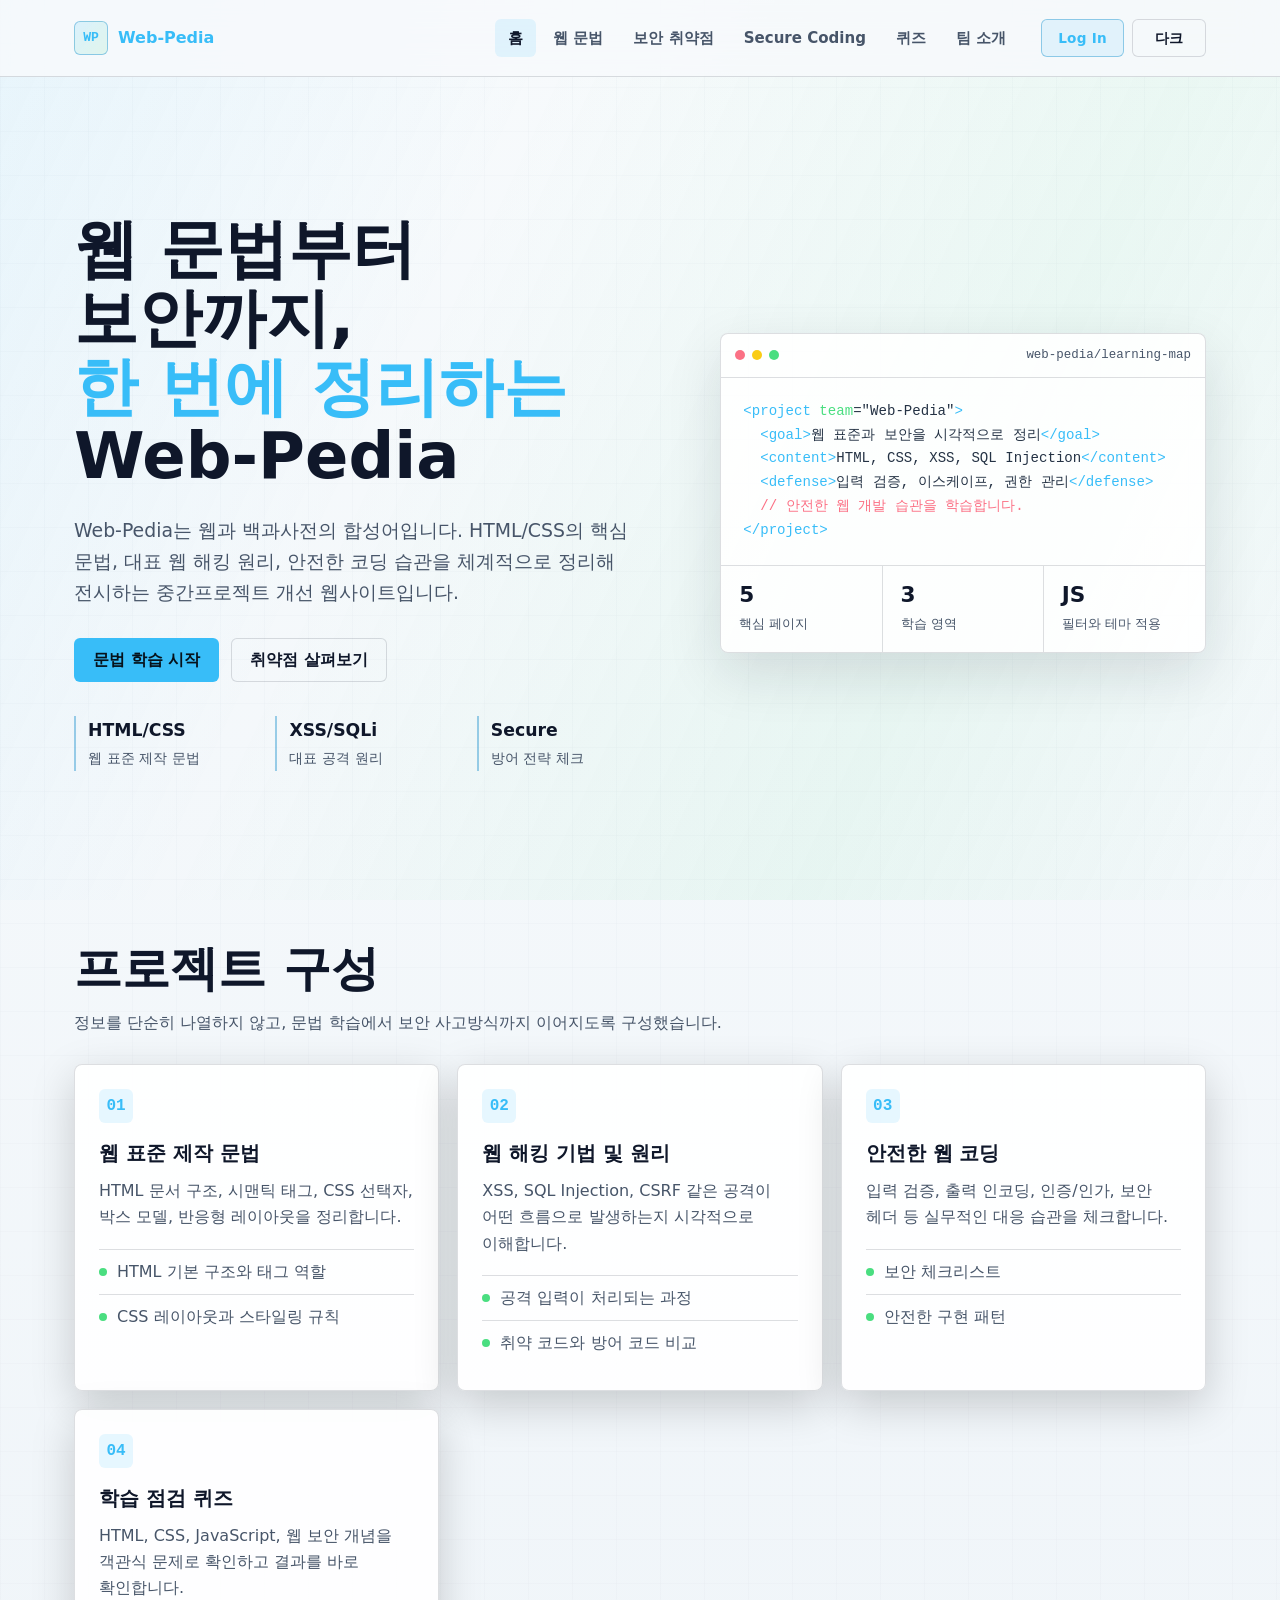
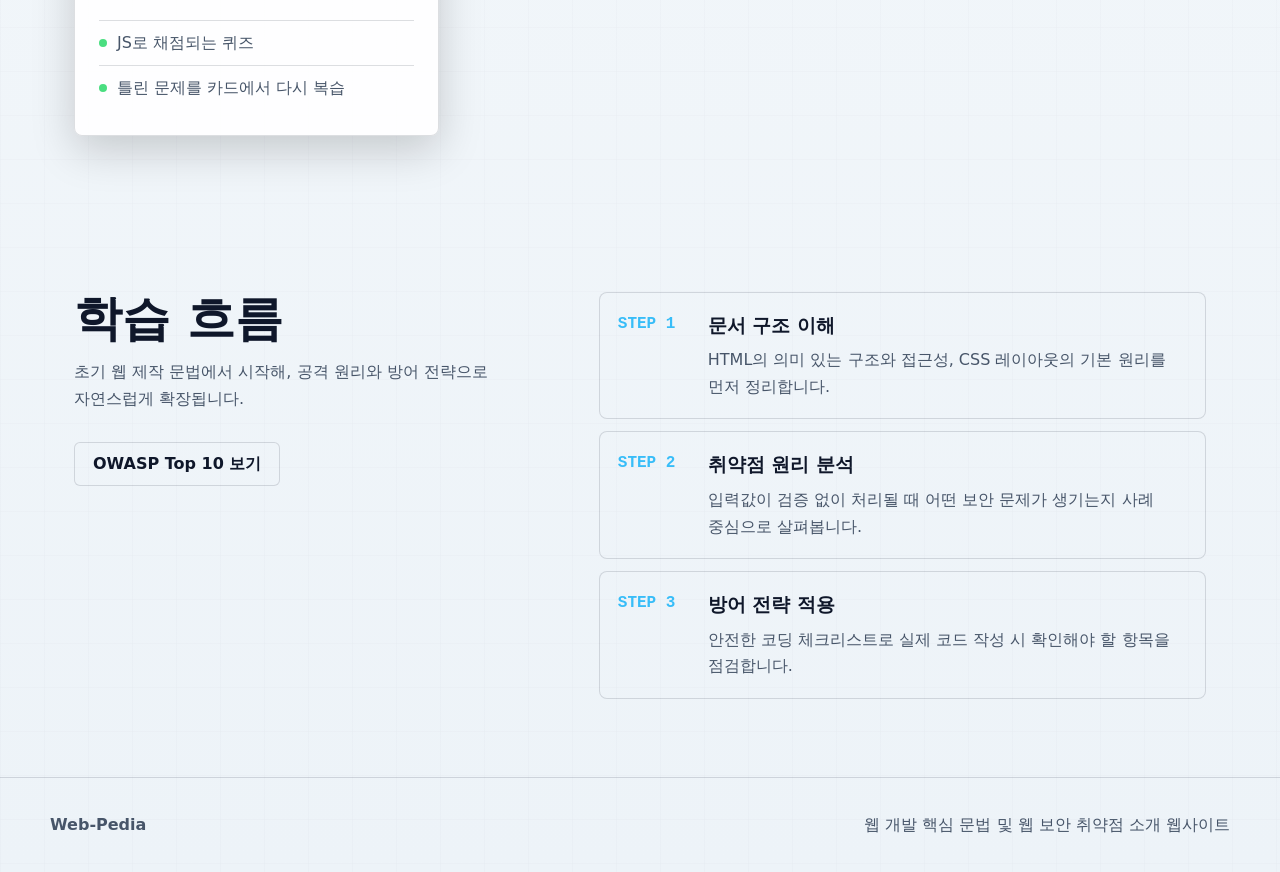
<file: index.html>
<!doctype html>
<html lang="ko">
  <head>
    <meta charset="UTF-8" />
    <meta name="viewport" content="width=device-width, initial-scale=1.0" />
    <title>Web-Pedia | 웹 개발 문법과 보안 백과사전</title>
    <meta
      name="description"
      content="Web-Pedia는 HTML, CSS 등 웹 표준 제작 문법과 XSS, SQL Injection 같은 웹 보안 취약점 및 방어 전략을 정리한 학습형 웹사이트입니다."
    />
    <link rel="stylesheet" href="style.css" />
    <script src="main.js" defer></script>
  </head>
  <body>
    <header class="site-header">
      <nav class="nav-shell" aria-label="주요 메뉴">
        <a class="brand" href="index.html">
          <span class="brand-mark">WP</span>
          <span>Web-<span>Pedia</span></span>
        </a>
        <ul class="nav-menu" data-nav-menu>
          <li><a href="index.html" data-nav-link>홈</a></li>
          <li><a href="grammar.html" data-nav-link>웹 문법</a></li>
          <li><a href="security.html" data-nav-link>보안 취약점</a></li>
          <li><a href="secure-coding.html" data-nav-link>Secure Coding</a></li>
          <li><a href="quiz.html" data-nav-link>퀴즈</a></li>
          <li><a href="team.html" data-nav-link>팀 소개</a></li>
        </ul>
        <div class="nav-actions">
          <button class="theme-toggle" type="button" data-theme-toggle>
            라이트
          </button>
          <button
            class="menu-toggle"
            type="button"
            data-menu-toggle
            aria-expanded="false"
          >
            메뉴
          </button>
        </div>
      </nav>
    </header>

    <main class="page">
      <section class="section hero">
        <div class="reveal">
          <h1>
            웹 문법부터 보안까지,<br /><span>한 번에 정리하는</span><br />
            Web-Pedia
          </h1>
          <p class="hero-copy">
            Web-Pedia는 웹과 백과사전의 합성어입니다. HTML/CSS의 핵심 문법, 대표
            웹 해킹 원리, 안전한 코딩 습관을 체계적으로 정리해 전시하는
            중간프로젝트 개선 웹사이트입니다.
          </p>
          <div class="hero-actions">
            <a class="button primary" href="grammar.html">문법 학습 시작</a>
            <a class="button secondary" href="security.html">취약점 살펴보기</a>
          </div>
          <div class="hero-meta" aria-label="프로젝트 핵심 정보">
            <div class="meta-item">
              <strong>HTML/CSS</strong>
              <span>웹 표준 제작 문법</span>
            </div>
            <div class="meta-item">
              <strong>XSS/SQLi</strong>
              <span>대표 공격 원리</span>
            </div>
            <div class="meta-item">
              <strong>Secure</strong>
              <span>방어 전략 체크</span>
            </div>
          </div>
        </div>

        <aside class="lab-panel reveal" aria-label="프로젝트 미리보기">
          <div class="panel-topbar">
            <div class="traffic" aria-hidden="true">
              <span></span><span></span><span></span>
            </div>
            <span>web-pedia/learning-map</span>
          </div>
          <pre
            class="code-window"
          ><code><span class="token-tag">&lt;project</span> <span class="token-attr">team</span>="Web-Pedia"<span class="token-tag">&gt;</span>
  <span class="token-tag">&lt;goal&gt;</span>웹 표준과 보안을 시각적으로 정리<span class="token-tag">&lt;/goal&gt;</span>
  <span class="token-tag">&lt;content&gt;</span>HTML, CSS, XSS, SQL Injection<span class="token-tag">&lt;/content&gt;</span>
  <span class="token-tag">&lt;defense&gt;</span>입력 검증, 이스케이프, 권한 관리<span class="token-tag">&lt;/defense&gt;</span>
  <span class="token-warn">// 안전한 웹 개발 습관을 학습합니다.</span>
<span class="token-tag">&lt;/project&gt;</span></code></pre>
          <div class="security-strip">
            <div><strong>5</strong><span>핵심 페이지</span></div>
            <div><strong>3</strong><span>학습 영역</span></div>
            <div><strong>JS</strong><span>필터와 테마 적용</span></div>
          </div>
        </aside>
      </section>

      <section class="section compact">
        <div class="section-title reveal">
          <h2>프로젝트 구성</h2>
          <p>
            정보를 단순히 나열하지 않고, 문법 학습에서 보안 사고방식까지
            이어지도록 구성했습니다.
          </p>
        </div>
        <div class="grid three">
          <a class="card interactive reveal" href="grammar.html">
            <span class="number">01</span>
            <h3>웹 표준 제작 문법</h3>
            <p>
              HTML 문서 구조, 시맨틱 태그, CSS 선택자, 박스 모델, 반응형
              레이아웃을 정리합니다.
            </p>
            <ul class="card-list">
              <li>HTML 기본 구조와 태그 역할</li>
              <li>CSS 레이아웃과 스타일링 규칙</li>
            </ul>
          </a>
          <a class="card interactive reveal" href="security.html">
            <span class="number">02</span>
            <h3>웹 해킹 기법 및 원리</h3>
            <p>
              XSS, SQL Injection, CSRF 같은 공격이 어떤 흐름으로 발생하는지
              시각적으로 이해합니다.
            </p>
            <ul class="card-list">
              <li>공격 입력이 처리되는 과정</li>
              <li>취약 코드와 방어 코드 비교</li>
            </ul>
          </a>
          <a class="card interactive reveal" href="secure-coding.html">
            <span class="number">03</span>
            <h3>안전한 웹 코딩</h3>
            <p>
              입력 검증, 출력 인코딩, 인증/인가, 보안 헤더 등 실무적인 대응
              습관을 체크합니다.
            </p>
            <ul class="card-list">
              <li>보안 체크리스트</li>
              <li>안전한 구현 패턴</li>
            </ul>
          </a>
          <a class="card interactive reveal" href="quiz.html">
            <span class="number">04</span>
            <h3>학습 점검 퀴즈</h3>
            <p>
              HTML, CSS, JavaScript, 웹 보안 개념을 객관식 문제로 확인하고
              결과를 바로 확인합니다.
            </p>
            <ul class="card-list">
              <li>JS로 채점되는 퀴즈</li>
              <li>틀린 문제를 카드에서 다시 복습</li>
            </ul>
          </a>
        </div>
      </section>

      <section class="section">
        <div class="split">
          <div class="section-title reveal">
            <h2>학습 흐름</h2>
            <p>
              초기 웹 제작 문법에서 시작해, 공격 원리와 방어 전략으로 자연스럽게
              확장됩니다.
            </p>
            <div class="button-row">
              <a class="button secondary" href="security-OWASP.html"
                >OWASP Top 10 보기</a
              >
            </div>
          </div>
          <div class="timeline reveal">
            <article class="timeline-item">
              <strong>STEP 1</strong>
              <div>
                <h3>문서 구조 이해</h3>
                <p>
                  HTML의 의미 있는 구조와 접근성, CSS 레이아웃의 기본 원리를
                  먼저 정리합니다.
                </p>
              </div>
            </article>
            <article class="timeline-item">
              <strong>STEP 2</strong>
              <div>
                <h3>취약점 원리 분석</h3>
                <p>
                  입력값이 검증 없이 처리될 때 어떤 보안 문제가 생기는지 사례
                  중심으로 살펴봅니다.
                </p>
              </div>
            </article>
            <article class="timeline-item">
              <strong>STEP 3</strong>
              <div>
                <h3>방어 전략 적용</h3>
                <p>
                  안전한 코딩 체크리스트로 실제 코드 작성 시 확인해야 할 항목을
                  점검합니다.
                </p>
              </div>
            </article>
          </div>
        </div>
      </section>
    </main>

    <footer class="footer">
      <div class="footer-inner">
        <strong>Web-Pedia</strong>
        <span>웹 개발 핵심 문법 및 웹 보안 취약점 소개 웹사이트</span>
      </div>
    </footer>

    <button
      class="back-to-top"
      type="button"
      data-back-to-top
      aria-label="맨 위로 이동"
    >
      TOP
    </button>
  </body>
</html>
</file>
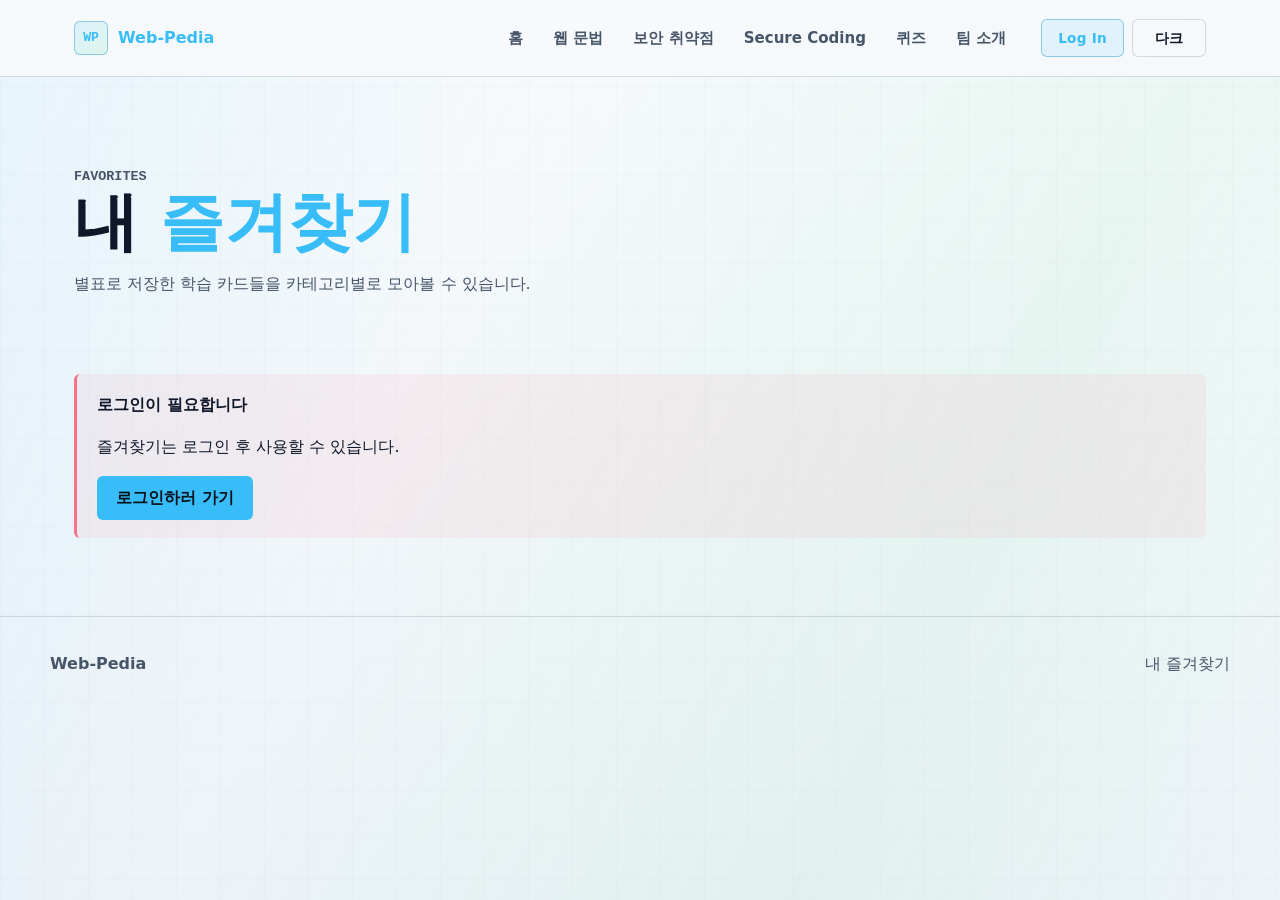
<file: favorites.html>
<!doctype html>
<html lang="ko">
  <head>
    <meta charset="UTF-8" />
    <meta name="viewport" content="width=device-width, initial-scale=1.0" />
    <title>즐겨찾기 | Web-Pedia</title>
    <meta
      name="description"
      content="내가 저장한 즐겨찾기 학습 카드를 확인합니다."
    />
    <link rel="stylesheet" href="style.css" />
    <script src="main.js" defer></script>
  </head>
  <body>
    <header class="site-header">
      <nav class="nav-shell" aria-label="주요 메뉴">
        <a class="brand" href="index.html">
          <span class="brand-mark">WP</span>
          <span>Web-<span>Pedia</span></span>
        </a>
        <ul class="nav-menu" data-nav-menu>
          <li><a href="index.html" data-nav-link>홈</a></li>
          <li><a href="grammar.html" data-nav-link>웹 문법</a></li>
          <li><a href="security.html" data-nav-link>보안 취약점</a></li>
          <li><a href="secure-coding.html" data-nav-link>Secure Coding</a></li>
          <li><a href="quiz.html" data-nav-link>퀴즈</a></li>
          <li><a href="team.html" data-nav-link>팀 소개</a></li>
        </ul>
        <div class="nav-actions">
          <button class="theme-toggle" type="button" data-theme-toggle>
            라이트
          </button>
          <button
            class="menu-toggle"
            type="button"
            data-menu-toggle
            aria-expanded="false"
          >
            메뉴
          </button>
        </div>
      </nav>
    </header>

    <main class="page">
      <section class="page-hero reveal">
        <p class="crumb">FAVORITES</p>
        <h1>내 <span>즐겨찾기</span></h1>
        <p>별표로 저장한 학습 카드들을 카테고리별로 모아볼 수 있습니다.</p>
      </section>

      <!-- 비로그인 안내 -->
      <section class="section compact" id="fav-login-required" hidden>
        <div class="callout warning reveal">
          <strong>로그인이 필요합니다</strong>
          <p>즐겨찾기는 로그인 후 사용할 수 있습니다.</p>
          <div class="button-row" style="margin-top: 14px">
            <a class="button primary" href="login.html">로그인하러 가기</a>
          </div>
        </div>
      </section>

      <!-- 즐겨찾기 본문 (로그인 시) -->
      <section class="section compact" id="fav-content" hidden>
        <!-- 카테고리 탭 -->
        <div class="fav-tab-row reveal" id="fav-tabs">
          <button class="fav-tab active" type="button" data-fav-tab="all">
            전체
          </button>
          <button class="fav-tab" type="button" data-fav-tab="grammar">
            웹 문법
          </button>
          <button class="fav-tab" type="button" data-fav-tab="security">
            보안 취약점
          </button>
          <button class="fav-tab" type="button" data-fav-tab="secure-coding">
            Secure Coding
          </button>
          <button class="fav-tab" type="button" data-fav-tab="owasp">
            OWASP Top 10
          </button>
        </div>

        <!-- 카드 목록 -->
        <div id="fav-grid" style="margin-top: 24px"></div>

        <!-- 빈 상태 -->
        <div class="fav-empty" id="fav-empty" hidden>
          <div class="fav-empty-icon">☆</div>
          <p>이 카테고리에 저장된 즐겨찾기가 없습니다.</p>
          <p style="color: var(--muted-2); font-size: 0.88rem">
            학습 카드의 별표 버튼을 눌러 추가해보세요.
          </p>
        </div>
      </section>
    </main>

    <footer class="footer">
      <div class="footer-inner">
        <strong>Web-Pedia</strong>
        <span>내 즐겨찾기</span>
      </div>
    </footer>

    <button
      class="back-to-top"
      type="button"
      data-back-to-top
      aria-label="맨 위로 이동"
    >
      TOP
    </button>

    <script>
      // 카테고리 레이블 매핑
      const SOURCE_LABEL = {
        grammar: '웹 문법',
        security: '보안 취약점',
        'secure-coding': 'Secure Coding',
        owasp: 'OWASP Top 10',
      }

      const SOURCE_LINK = {
        grammar: 'grammar.html',
        security: 'security.html',
        'secure-coding': 'secure-coding.html',
        owasp: 'security-OWASP.html',
      }

      const SOURCE_BADGE_COLOR = {
        grammar: 'var(--cyan)',
        security: 'var(--red)',
        'secure-coding': 'var(--green)',
        owasp: 'var(--yellow)',
      }

      // 보안 취약점 서브카테고리
      const SECURITY_CAT_LABEL = {
        input: '입력값',
        session: '세션',
        access: '권한',
      }
      const SECURITY_CAT_ORDER = ['input', 'session', 'access']
      const SECURITY_CAT_PRIORITY = ['input', 'session', 'access']

      function getSecurityPrimaryCategory(categoryStr) {
        const cats = (categoryStr || '')
          .split(' ')
          .map((c) => c.trim())
          .filter(Boolean)
        for (const prio of SECURITY_CAT_PRIORITY) {
          if (cats.includes(prio)) return prio
        }
        return cats[0] || ''
      }

      function renderSecuritySubcategories(container, subset) {
        SECURITY_CAT_ORDER.forEach((cat) => {
          const unique = subset.filter(
            (f) => getSecurityPrimaryCategory(f.category) === cat,
          )
          if (unique.length === 0) return
          container.appendChild(makeDivider(SECURITY_CAT_LABEL[cat] || cat))
          const grid = document.createElement('div')
          grid.className = 'grid three fav-sub-grid'
          unique.forEach((fav) => grid.appendChild(makeCard(fav, false)))
          container.appendChild(grid)
        })
        const uncategorized = subset.filter(
          (f) =>
            !SECURITY_CAT_ORDER.includes(
              getSecurityPrimaryCategory(f.category),
            ),
        )
        if (uncategorized.length > 0) {
          container.appendChild(makeDivider('기타'))
          const grid = document.createElement('div')
          grid.className = 'grid three fav-sub-grid'
          uncategorized.forEach((fav) => grid.appendChild(makeCard(fav, false)))
          container.appendChild(grid)
        }
      }

      function getFavKey() {
        const user = localStorage.getItem('wp-logged-in-user')
        return user ? `wp-favorites-${user}` : null
      }

      function getFavorites() {
        const key = getFavKey()
        if (!key) return []
        return JSON.parse(localStorage.getItem(key)) || []
      }

      function saveFavorites(arr) {
        const key = getFavKey()
        if (!key) return
        localStorage.setItem(key, JSON.stringify(arr))
      }

      function removeFavorite(id) {
        const favs = getFavorites().filter((f) => f.id !== id)
        saveFavorites(favs)
      }

      // 카드의 대표 카테고리 결정 (우선순위: html > js > responsive > css)
      const GRAMMAR_CAT_PRIORITY = ['html', 'js', 'responsive', 'css']

      function getPrimaryCategory(categoryStr) {
        const cats = (categoryStr || '')
          .split(' ')
          .map((c) => c.trim())
          .filter(Boolean)
        for (const prio of GRAMMAR_CAT_PRIORITY) {
          if (cats.includes(prio)) return prio
        }
        return cats[0] || ''
      }
      const GRAMMAR_CAT_LABEL = {
        html: 'HTML',
        css: 'CSS',
        responsive: '반응형',
        js: 'JavaScript',
      }
      const GRAMMAR_CAT_ORDER = ['html', 'css', 'responsive', 'js']

      function makeCard(fav, showSourceBadge) {
        const source = fav.source || 'grammar'
        const label = SOURCE_LABEL[source] || source
        const link = SOURCE_LINK[source] || '#'
        const color = SOURCE_BADGE_COLOR[source] || 'var(--cyan)'

        const card = document.createElement('article')
        card.className = 'card fav-card reveal'
        card.innerHTML = `
          ${showSourceBadge ? `<div class="fav-card-badge" style="--badge-color: ${color}">${label}</div>` : ''}
          <h3 class="fav-card-title">${fav.title}</h3>
          <p class="fav-card-desc">${fav.desc || ''}</p>
          <div class="fav-card-actions">
            <a class="small-link" href="${link}">원본 보기 →</a>
            <button class="small-link fav-remove-btn" type="button" data-fav-remove="${fav.id}" title="즐겨찾기 해제">★ 해제</button>
          </div>
        `
        requestAnimationFrame(() => card.classList.add('visible'))
        return card
      }

      function makeDivider(label) {
        const wrap = document.createElement('div')
        wrap.className = 'fav-divider-wrap'
        wrap.innerHTML = `<div class="fav-divider"><span>${label}</span></div>`
        return wrap
      }

      // ── 서브카테고리 렌더 헬퍼 ──
      function renderSubcategories(
        container,
        subset,
        catOrder,
        catLabel,
        getPrimary,
      ) {
        catOrder.forEach((cat) => {
          const unique = subset.filter((f) => getPrimary(f.category) === cat)
          if (unique.length === 0) return
          container.appendChild(makeDivider(catLabel[cat] || cat))
          const grid = document.createElement('div')
          grid.className = 'grid three fav-sub-grid'
          unique.forEach((fav) => grid.appendChild(makeCard(fav, false)))
          container.appendChild(grid)
        })
        // 분류 안 된 것
        const uncategorized = subset.filter(
          (f) => !catOrder.includes(getPrimary(f.category)),
        )
        if (uncategorized.length > 0) {
          container.appendChild(makeDivider('기타'))
          const grid = document.createElement('div')
          grid.className = 'grid three fav-sub-grid'
          uncategorized.forEach((fav) => grid.appendChild(makeCard(fav, false)))
          container.appendChild(grid)
        }
      }

      function renderCards(filter) {
        const container = document.getElementById('fav-grid')
        const empty = document.getElementById('fav-empty')
        let favs = getFavorites()

        if (filter !== 'all') favs = favs.filter((f) => f.source === filter)

        container.innerHTML = ''

        if (favs.length === 0) {
          empty.hidden = false
          return
        }
        empty.hidden = true

        if (filter === 'grammar') {
          // HTML / CSS / 반응형 / JavaScript 구분선
          renderSubcategories(
            container,
            favs,
            GRAMMAR_CAT_ORDER,
            GRAMMAR_CAT_LABEL,
            getPrimaryCategory,
          )
        } else if (filter === 'security') {
          // 입력값 / 세션 / 권한 구분선
          renderSubcategories(
            container,
            favs,
            SECURITY_CAT_ORDER,
            SECURITY_CAT_LABEL,
            getSecurityPrimaryCategory,
          )
        } else if (filter === 'all') {
          // 전체: source별 큰 구분선, grammar·security는 내부 서브 구분선 포함
          const sources = ['grammar', 'security', 'secure-coding', 'owasp']
          sources.forEach((src) => {
            const subset = favs.filter((f) => f.source === src)
            if (subset.length === 0) return

            const srcColor = SOURCE_BADGE_COLOR[src] || 'var(--cyan)'
            container.appendChild(
              makeDivider(
                `<span style="color:${srcColor}">${SOURCE_LABEL[src]}</span>`,
              ),
            )

            if (src === 'grammar') {
              GRAMMAR_CAT_ORDER.forEach((cat) => {
                const unique = subset.filter(
                  (f) => getPrimaryCategory(f.category) === cat,
                )
                if (unique.length === 0) return
                const subDiv = makeDivider(
                  `&nbsp;&nbsp;└ ${GRAMMAR_CAT_LABEL[cat] || cat}`,
                )
                subDiv
                  .querySelector('.fav-divider')
                  .classList.add('fav-divider-sub')
                container.appendChild(subDiv)
                const grid = document.createElement('div')
                grid.className = 'grid three fav-sub-grid'
                unique.forEach((fav) => grid.appendChild(makeCard(fav, false)))
                container.appendChild(grid)
              })
            } else if (src === 'security') {
              SECURITY_CAT_ORDER.forEach((cat) => {
                const unique = subset.filter(
                  (f) => getSecurityPrimaryCategory(f.category) === cat,
                )
                if (unique.length === 0) return
                const subDiv = makeDivider(
                  `&nbsp;&nbsp;└ ${SECURITY_CAT_LABEL[cat] || cat}`,
                )
                subDiv
                  .querySelector('.fav-divider')
                  .classList.add('fav-divider-sub')
                container.appendChild(subDiv)
                const grid = document.createElement('div')
                grid.className = 'grid three fav-sub-grid'
                unique.forEach((fav) => grid.appendChild(makeCard(fav, false)))
                container.appendChild(grid)
              })
            } else {
              const grid = document.createElement('div')
              grid.className = 'grid three fav-sub-grid'
              subset.forEach((fav) => grid.appendChild(makeCard(fav, false)))
              container.appendChild(grid)
            }
          })
        } else {
          // secure-coding, owasp: 구분선 없이 그리드만
          const grid = document.createElement('div')
          grid.className = 'grid three fav-sub-grid'
          favs.forEach((fav) => grid.appendChild(makeCard(fav, false)))
          container.appendChild(grid)
        }

        // 해제 버튼 이벤트
        container.querySelectorAll('[data-fav-remove]').forEach((btn) => {
          btn.addEventListener('click', () => {
            removeFavorite(btn.dataset.favRemove)
            renderCards(currentFilter)
          })
        })
      }

      let currentFilter = 'all'

      function initFavPage() {
        const user = localStorage.getItem('wp-logged-in-user')

        if (!user) {
          document.getElementById('fav-login-required').hidden = false
          return
        }

        document.getElementById('fav-content').hidden = false
        renderCards('all')

        // 탭 이벤트
        document.querySelectorAll('[data-fav-tab]').forEach((tab) => {
          tab.addEventListener('click', () => {
            document
              .querySelectorAll('[data-fav-tab]')
              .forEach((t) => t.classList.remove('active'))
            tab.classList.add('active')
            currentFilter = tab.dataset.favTab
            renderCards(currentFilter)
          })
        })
      }

      document.addEventListener('DOMContentLoaded', initFavPage)
    </script>
  </body>
</html>
</file>
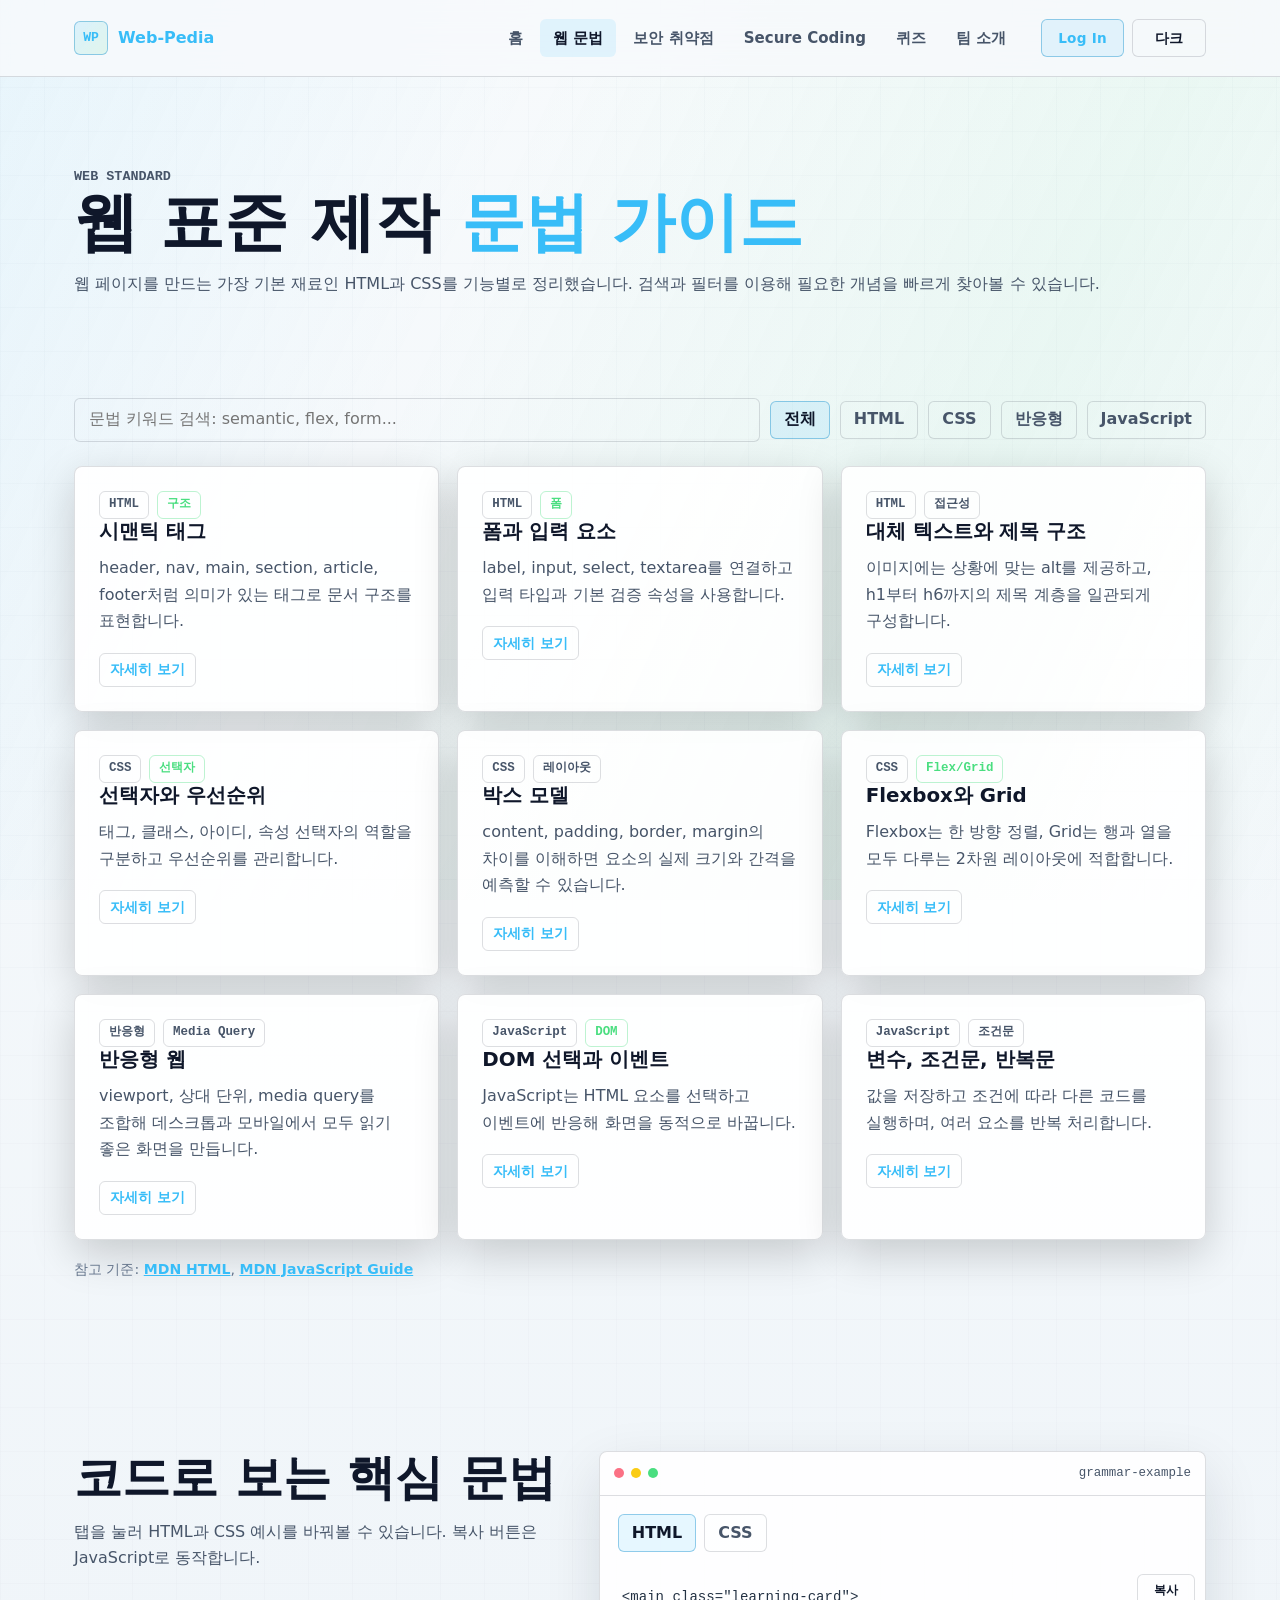
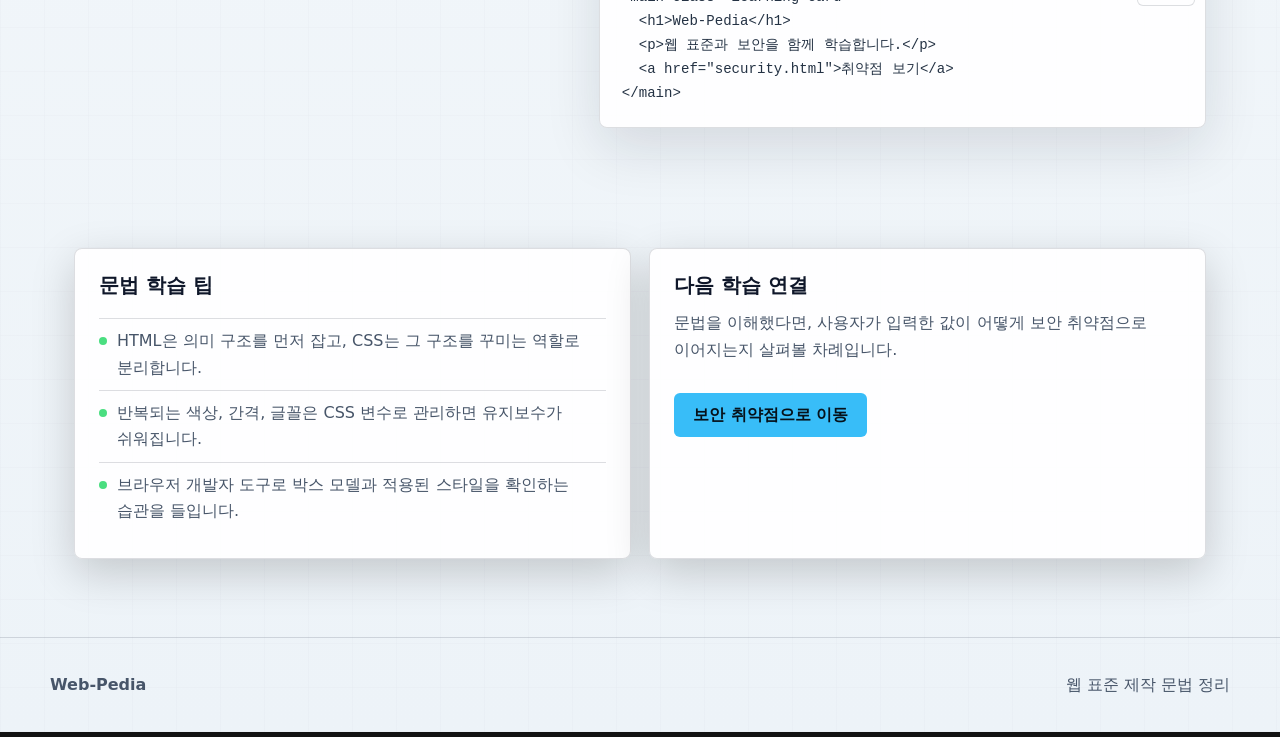
<file: grammar.html>
<!doctype html>
<html lang="ko">
  <head>
    <meta charset="UTF-8" />
    <meta name="viewport" content="width=device-width, initial-scale=1.0" />
    <title>웹 문법 | Web-Pedia</title>
    <meta
      name="description"
      content="HTML과 CSS의 핵심 문법, 시맨틱 태그, 선택자, 박스 모델, 반응형 레이아웃을 정리합니다."
    />
    <meta name="fav-source" content="grammar" />
    <link rel="stylesheet" href="style.css" />
    <script src="main.js" defer></script>
  </head>
  <body>
    <header class="site-header">
      <nav class="nav-shell" aria-label="주요 메뉴">
        <a class="brand" href="index.html"
          ><span class="brand-mark">WP</span
          ><span>Web-<span>Pedia</span></span></a
        >
        <ul class="nav-menu" data-nav-menu>
          <li><a href="index.html" data-nav-link>홈</a></li>
          <li><a href="grammar.html" data-nav-link>웹 문법</a></li>
          <li><a href="security.html" data-nav-link>보안 취약점</a></li>
          <li><a href="secure-coding.html" data-nav-link>Secure Coding</a></li>
          <li><a href="quiz.html" data-nav-link>퀴즈</a></li>
          <li><a href="team.html" data-nav-link>팀 소개</a></li>
        </ul>
        <div class="nav-actions">
          <button class="theme-toggle" type="button" data-theme-toggle>
            라이트
          </button>
          <button
            class="menu-toggle"
            type="button"
            data-menu-toggle
            aria-expanded="false"
          >
            메뉴
          </button>
        </div>
      </nav>
    </header>

    <main class="page">
      <section class="page-hero reveal">
        <p class="crumb">WEB STANDARD</p>
        <h1>웹 표준 제작 <span>문법 가이드</span></h1>
        <p>
          웹 페이지를 만드는 가장 기본 재료인 HTML과 CSS를 기능별로
          정리했습니다. 검색과 필터를 이용해 필요한 개념을 빠르게 찾아볼 수
          있습니다.
        </p>
      </section>

      <section class="section compact">
        <div class="toolbar reveal" data-filter-group="grammar">
          <input
            class="search-box"
            type="search"
            placeholder="문법 키워드 검색: semantic, flex, form..."
            data-search="grammar"
            aria-label="웹 문법 검색"
          />
          <button class="filter-button active" type="button" data-filter="all">
            전체
          </button>
          <button class="filter-button" type="button" data-filter="html">
            HTML
          </button>
          <button class="filter-button" type="button" data-filter="css">
            CSS
          </button>
          <button class="filter-button" type="button" data-filter="responsive">
            반응형
          </button>
          <button class="filter-button" type="button" data-filter="js">
            JavaScript
          </button>
        </div>

        <div class="grid three">
          <details
            data-fav-id="grammar-1"
            class="card term learn-card filter-card search-item reveal"
            data-filter-card="grammar"
            data-category="html"
            data-search-item="grammar"
          >
            <summary>
              <div class="tag-row">
                <span class="tag">HTML</span><span class="tag good">구조</span>
              </div>
              <h3>시맨틱 태그</h3>
              <p>
                header, nav, main, section, article, footer처럼 의미가 있는
                태그로 문서 구조를 표현합니다.
              </p>
            </summary>
            <div class="detail-panel">
              <h4>문법 설명</h4>
              <p>
                시맨틱 태그는 화면 모양이 아니라 콘텐츠의 역할을 알려줍니다.
                검색 엔진, 스크린 리더, 협업자가 문서 구조를 이해하기
                쉬워집니다.
              </p>
              <pre><code>&lt;header&gt;사이트 제목&lt;/header&gt;
&lt;nav&gt;주요 메뉴&lt;/nav&gt;
&lt;main&gt;
  &lt;section&gt;
    &lt;h2&gt;웹 문법&lt;/h2&gt;
    &lt;article&gt;HTML 설명 카드&lt;/article&gt;
  &lt;/section&gt;
&lt;/main&gt;</code></pre>
            </div>
          </details>
          <details
            data-fav-id="grammar-2"
            class="card term learn-card filter-card search-item reveal"
            data-filter-card="grammar"
            data-category="html"
            data-search-item="grammar"
          >
            <summary>
              <div class="tag-row">
                <span class="tag">HTML</span><span class="tag good">폼</span>
              </div>
              <h3>폼과 입력 요소</h3>
              <p>
                label, input, select, textarea를 연결하고 입력 타입과 기본 검증
                속성을 사용합니다.
              </p>
            </summary>
            <div class="detail-panel">
              <h4>문법 설명</h4>
              <p>
                폼은 사용자 입력을 받는 영역입니다. label의 for와 input의 id를
                맞추면 클릭 영역과 접근성이 좋아지고, type은 모바일 키보드와
                기본 검증에 영향을 줍니다.
              </p>
              <pre><code>&lt;form&gt;
  &lt;label for="email"&gt;이메일&lt;/label&gt;
  &lt;input id="email" type="email" required autocomplete="email"&gt;
  &lt;button type="submit"&gt;제출&lt;/button&gt;
&lt;/form&gt;</code></pre>
            </div>
          </details>
          <details
            data-fav-id="grammar-3"
            class="card term learn-card filter-card search-item reveal"
            data-filter-card="grammar"
            data-category="html"
            data-search-item="grammar"
          >
            <summary>
              <div class="tag-row">
                <span class="tag">HTML</span><span class="tag">접근성</span>
              </div>
              <h3>대체 텍스트와 제목 구조</h3>
              <p>
                이미지에는 상황에 맞는 alt를 제공하고, h1부터 h6까지의 제목
                계층을 일관되게 구성합니다.
              </p>
            </summary>
            <div class="detail-panel">
              <h4>문법 설명</h4>
              <p>
                alt는 이미지를 볼 수 없는 사용자에게 정보를 전달합니다. 제목
                태그는 글자 크기 조절용이 아니라 문서의 목차 역할로 사용합니다.
              </p>
              <pre><code>&lt;h1&gt;Web-Pedia&lt;/h1&gt;
&lt;h2&gt;웹 보안 취약점&lt;/h2&gt;
&lt;img src="image/owasp-logo.png" alt="OWASP 로고"&gt;</code></pre>
            </div>
          </details>
          <details
            data-fav-id="grammar-4"
            class="card term learn-card filter-card search-item reveal"
            data-filter-card="grammar"
            data-category="css"
            data-search-item="grammar"
          >
            <summary>
              <div class="tag-row">
                <span class="tag">CSS</span><span class="tag good">선택자</span>
              </div>
              <h3>선택자와 우선순위</h3>
              <p>
                태그, 클래스, 아이디, 속성 선택자의 역할을 구분하고 우선순위를
                관리합니다.
              </p>
            </summary>
            <div class="detail-panel">
              <h4>문법 설명</h4>
              <p>
                CSS는 더 구체적인 선택자가 우선 적용됩니다. 유지보수하기 쉬운
                사이트는 대부분 클래스 중심으로 스타일을 작성합니다.
              </p>
              <pre><code>/* 추천: 역할이 드러나는 클래스 */
.security-card {
  border: 1px solid var(--line);
}

/* 주의: 너무 강한 선택자는 덮어쓰기 어렵다 */
#main .card article h3 { color: red; }</code></pre>
            </div>
          </details>
          <details
            data-fav-id="grammar-5"
            class="card term learn-card filter-card search-item reveal"
            data-filter-card="grammar"
            data-category="css"
            data-search-item="grammar"
          >
            <summary>
              <div class="tag-row">
                <span class="tag">CSS</span><span class="tag">레이아웃</span>
              </div>
              <h3>박스 모델</h3>
              <p>
                content, padding, border, margin의 차이를 이해하면 요소의 실제
                크기와 간격을 예측할 수 있습니다.
              </p>
            </summary>
            <div class="detail-panel">
              <h4>문법 설명</h4>
              <p>
                box-sizing: border-box를 사용하면 width 안에 padding과 border가
                포함되어 레이아웃 계산이 쉬워집니다.
              </p>
              <pre><code>* {
  box-sizing: border-box;
}

.card {
  width: 320px;
  padding: 24px;
  border: 1px solid #ddd;
  margin: 16px;
}</code></pre>
            </div>
          </details>
          <details
            data-fav-id="grammar-6"
            class="card term learn-card filter-card search-item reveal"
            data-filter-card="grammar"
            data-category="css responsive"
            data-search-item="grammar"
          >
            <summary>
              <div class="tag-row">
                <span class="tag">CSS</span
                ><span class="tag good">Flex/Grid</span>
              </div>
              <h3>Flexbox와 Grid</h3>
              <p>
                Flexbox는 한 방향 정렬, Grid는 행과 열을 모두 다루는 2차원
                레이아웃에 적합합니다.
              </p>
            </summary>
            <div class="detail-panel">
              <h4>문법 설명</h4>
              <p>
                메뉴나 버튼 줄처럼 한 줄 흐름은 flex, 카드 목록처럼 행과 열이
                필요한 화면은 grid가 편합니다.
              </p>
              <pre><code>.nav-menu {
  display: flex;
  gap: 16px;
}

.card-grid {
  display: grid;
  grid-template-columns: repeat(3, 1fr);
  gap: 20px;
}</code></pre>
            </div>
          </details>
          <details
            data-fav-id="grammar-7"
            class="card term learn-card filter-card search-item reveal"
            data-filter-card="grammar"
            data-category="responsive css"
            data-search-item="grammar"
          >
            <summary>
              <div class="tag-row">
                <span class="tag">반응형</span
                ><span class="tag">Media Query</span>
              </div>
              <h3>반응형 웹</h3>
              <p>
                viewport, 상대 단위, media query를 조합해 데스크톱과 모바일에서
                모두 읽기 좋은 화면을 만듭니다.
              </p>
            </summary>
            <div class="detail-panel">
              <h4>문법 설명</h4>
              <p>
                모바일에서는 3열 카드가 너무 좁아지므로 화면 폭에 따라 1열로
                바꾸는 식으로 설계합니다.
              </p>
              <pre><code>&lt;meta name="viewport" content="width=device-width, initial-scale=1.0"&gt;

@media (max-width: 760px) {
  .card-grid {
    grid-template-columns: 1fr;
  }
}</code></pre>
            </div>
          </details>
          <details
            data-fav-id="grammar-8"
            class="card term learn-card filter-card search-item reveal"
            data-filter-card="grammar"
            data-category="js"
            data-search-item="grammar"
          >
            <summary>
              <div class="tag-row">
                <span class="tag">JavaScript</span
                ><span class="tag good">DOM</span>
              </div>
              <h3>DOM 선택과 이벤트</h3>
              <p>
                JavaScript는 HTML 요소를 선택하고 이벤트에 반응해 화면을
                동적으로 바꿉니다.
              </p>
            </summary>
            <div class="detail-panel">
              <h4>문법 설명</h4>
              <p>
                querySelector로 요소를 찾고 addEventListener로 클릭, 입력, 제출
                같은 사용자 행동에 반응합니다. 이 사이트의 검색, 필터, 퀴즈도
                같은 원리입니다.
              </p>
              <pre><code>const button = document.querySelector(".theme-toggle");

button.addEventListener("click", () =&gt; {
  document.body.classList.toggle("light-theme");
});</code></pre>
            </div>
          </details>
          <details
            data-fav-id="grammar-9"
            class="card term learn-card filter-card search-item reveal"
            data-filter-card="grammar"
            data-category="js"
            data-search-item="grammar"
          >
            <summary>
              <div class="tag-row">
                <span class="tag">JavaScript</span
                ><span class="tag">조건문</span>
              </div>
              <h3>변수, 조건문, 반복문</h3>
              <p>
                값을 저장하고 조건에 따라 다른 코드를 실행하며, 여러 요소를 반복
                처리합니다.
              </p>
            </summary>
            <div class="detail-panel">
              <h4>문법 설명</h4>
              <p>
                let과 const로 변수를 만들고, if로 조건을 나누며, forEach로 카드
                목록 같은 여러 요소를 한 번에 처리할 수 있습니다.
              </p>
              <pre><code>const cards = document.querySelectorAll(".card");

cards.forEach((card) =&gt; {
  if (card.textContent.includes("XSS")) {
    card.classList.add("highlight");
  }
});</code></pre>
            </div>
          </details>
        </div>
        <p class="source-note reveal">
          참고 기준:
          <a
            href="https://developer.mozilla.org/en-US/docs/Web/HTML"
            target="_blank"
            rel="noreferrer"
            >MDN HTML</a
          >,
          <a
            href="https://developer.mozilla.org/en-US/docs/Web/JavaScript/Guide"
            target="_blank"
            rel="noreferrer"
            >MDN JavaScript Guide</a
          >
        </p>
      </section>

      <section class="section">
        <div class="split">
          <div class="section-title reveal">
            <h2>코드로 보는 핵심 문법</h2>
            <p>
              탭을 눌러 HTML과 CSS 예시를 바꿔볼 수 있습니다. 복사 버튼은
              JavaScript로 동작합니다.
            </p>
          </div>
          <div class="lab-panel reveal" data-code-tabs>
            <div class="panel-topbar">
              <div class="traffic" aria-hidden="true">
                <span></span><span></span><span></span>
              </div>
              <span>grammar-example</span>
            </div>
            <div class="code-tabs" style="padding: 18px 18px 0">
              <button
                class="code-tab active"
                type="button"
                data-code-tab="html"
              >
                HTML
              </button>
              <button class="code-tab" type="button" data-code-tab="css">
                CSS
              </button>
            </div>
            <div class="code-panel active" data-code-panel="html">
              <button
                class="copy-button"
                type="button"
                data-copy-target="#grammar-html-code"
              >
                복사
              </button>
              <pre
                class="code-window"
              ><code id="grammar-html-code">&lt;main class="learning-card"&gt;
  &lt;h1&gt;Web-Pedia&lt;/h1&gt;
  &lt;p&gt;웹 표준과 보안을 함께 학습합니다.&lt;/p&gt;
  &lt;a href="security.html"&gt;취약점 보기&lt;/a&gt;
&lt;/main&gt;</code></pre>
            </div>
            <div class="code-panel" data-code-panel="css">
              <button
                class="copy-button"
                type="button"
                data-copy-target="#grammar-css-code"
              >
                복사
              </button>
              <pre
                class="code-window"
              ><code id="grammar-css-code">.learning-card {
  display: grid;
  gap: 16px;
  padding: 24px;
  border: 1px solid var(--line);
  border-radius: 8px;
}</code></pre>
            </div>
          </div>
        </div>
      </section>

      <section class="section compact">
        <div class="grid two">
          <article class="card reveal">
            <h3>문법 학습 팁</h3>
            <ul class="card-list">
              <li>
                HTML은 의미 구조를 먼저 잡고, CSS는 그 구조를 꾸미는 역할로
                분리합니다.
              </li>
              <li>
                반복되는 색상, 간격, 글꼴은 CSS 변수로 관리하면 유지보수가
                쉬워집니다.
              </li>
              <li>
                브라우저 개발자 도구로 박스 모델과 적용된 스타일을 확인하는
                습관을 들입니다.
              </li>
            </ul>
          </article>
          <article class="card reveal">
            <h3>다음 학습 연결</h3>
            <p>
              문법을 이해했다면, 사용자가 입력한 값이 어떻게 보안 취약점으로
              이어지는지 살펴볼 차례입니다.
            </p>
            <div class="button-row">
              <a class="button primary" href="security.html"
                >보안 취약점으로 이동</a
              >
            </div>
          </article>
        </div>
      </section>
    </main>

    <footer class="footer">
      <div class="footer-inner">
        <strong>Web-Pedia</strong>
        <span>웹 표준 제작 문법 정리</span>
      </div>
    </footer>

    <button
      class="back-to-top"
      type="button"
      data-back-to-top
      aria-label="맨 위로 이동"
    >
      TOP
    </button>
  </body>
</html>
</file>
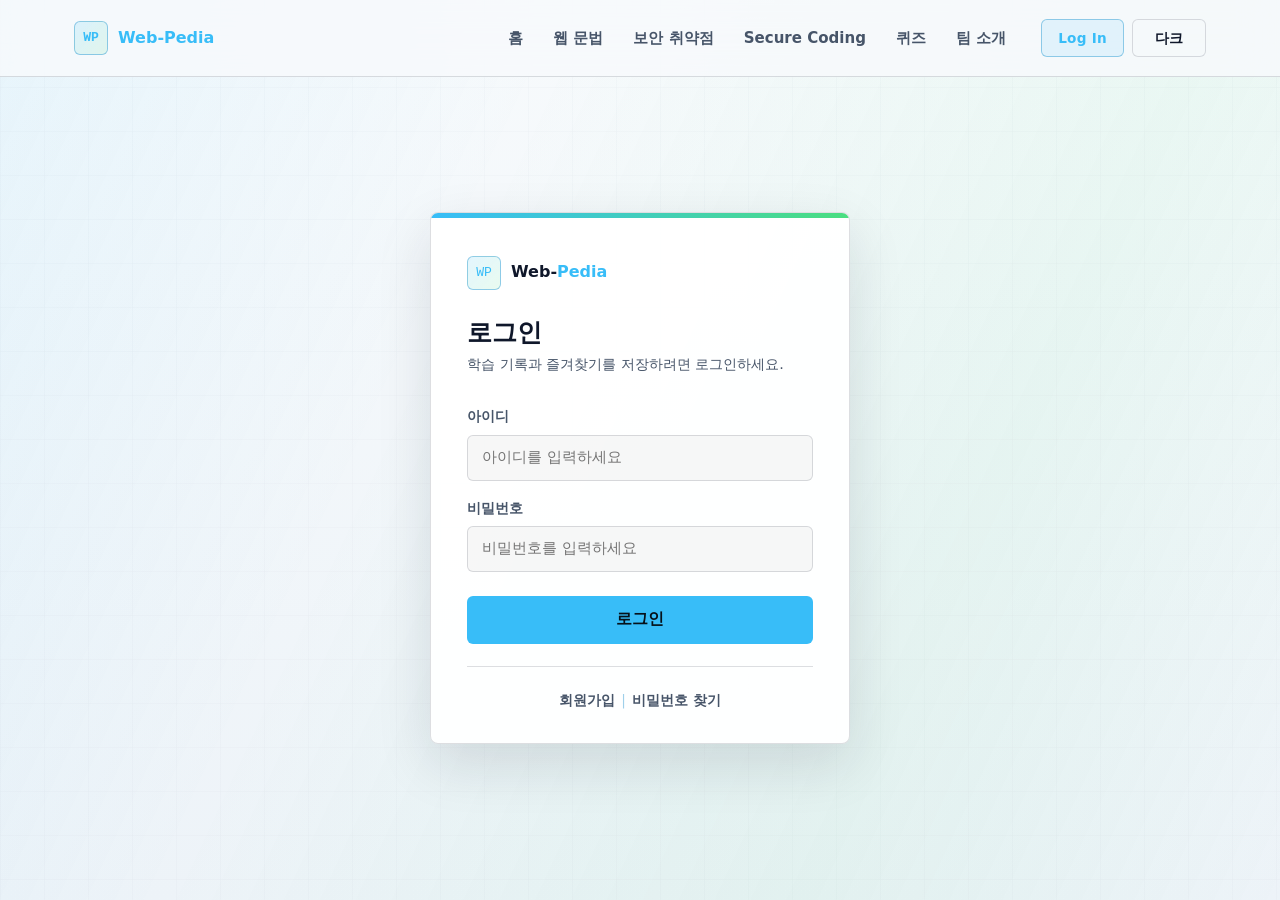
<file: login.html>
<!doctype html>
<html lang="ko">
  <head>
    <meta charset="UTF-8" />
    <meta name="viewport" content="width=device-width, initial-scale=1.0" />
    <title>로그인 | Web-Pedia</title>
    <meta name="description" content="Web-Pedia 로그인 페이지" />
    <link rel="stylesheet" href="style.css" />
    <script src="main.js" defer></script>
    <style>
      /* ── 로그인 페이지 전용 스타일 ── */
      .login-page {
        min-height: 100vh;
        display: flex;
        align-items: center;
        justify-content: center;
        padding: calc(var(--nav-height) + 40px) 24px 60px;
      }

      .login-box {
        width: 100%;
        max-width: 420px;
        border: 1px solid var(--line);
        border-radius: var(--radius);
        background: rgba(20, 29, 39, 0.88);
        box-shadow: var(--shadow);
        overflow: hidden;
      }

      body.light-theme .login-box {
        background: rgba(255, 255, 255, 0.95);
      }

      /* 상단 컬러 바 */
      .login-box-top {
        height: 5px;
        background: linear-gradient(90deg, var(--cyan), var(--green));
      }

      .login-inner {
        padding: 38px 36px 32px;
      }

      .login-brand {
        display: flex;
        align-items: center;
        gap: 10px;
        margin-bottom: 28px;
        text-decoration: none;
      }

      .login-title {
        margin: 0 0 6px;
        font-size: 1.55rem;
        font-weight: 900;
        line-height: 1.2;
      }

      .login-subtitle {
        margin: 0 0 28px;
        color: var(--muted);
        font-size: 0.9rem;
      }

      /* 입력 필드 */
      .field {
        display: flex;
        flex-direction: column;
        gap: 7px;
        margin-bottom: 16px;
      }

      .field label {
        font-size: 0.85rem;
        font-weight: 800;
        color: var(--muted);
      }

      .field input {
        min-height: 46px;
        padding: 0 14px;
        border: 1px solid var(--line);
        border-radius: var(--radius-sm);
        background: rgba(255, 255, 255, 0.05);
        color: var(--text);
        font-size: 0.95rem;
        outline: none;
        transition:
          border-color 180ms ease,
          background 180ms ease;
      }

      body.light-theme .field input {
        background: rgba(0, 0, 0, 0.03);
      }

      .field input:focus {
        border-color: var(--line-strong);
        background: rgba(56, 189, 248, 0.05);
      }

      .field input.error-input {
        border-color: rgba(251, 113, 133, 0.7);
      }

      /* 에러 메시지 */
      .error-msg {
        display: none;
        align-items: center;
        gap: 6px;
        padding: 10px 14px;
        margin-bottom: 14px;
        border: 1px solid rgba(251, 113, 133, 0.4);
        border-radius: var(--radius-sm);
        background: rgba(251, 113, 133, 0.08);
        color: var(--red);
        font-size: 0.85rem;
        font-weight: 700;
      }

      .error-msg.show {
        display: flex;
      }

      /* 로그인 버튼 */
      .login-btn {
        width: 100%;
        min-height: 48px;
        margin-top: 8px;
        border: none;
        border-radius: var(--radius-sm);
        background: var(--cyan);
        color: #06121b;
        font-size: 0.97rem;
        font-weight: 900;
        cursor: pointer;
        transition:
          transform 180ms ease,
          opacity 180ms ease;
      }

      .login-btn:hover {
        transform: translateY(-2px);
        opacity: 0.9;
      }

      .login-btn:active {
        transform: translateY(0);
      }

      /* 하단 링크 영역 */
      .login-links {
        display: flex;
        justify-content: center;
        gap: 6px;
        margin-top: 20px;
        font-size: 0.85rem;
        color: var(--muted-2);
      }

      .login-links a {
        color: var(--muted);
        text-decoration: none;
        font-weight: 700;
        transition: color 180ms ease;
      }

      .login-links a:hover {
        color: var(--cyan);
      }

      .login-links .sep {
        color: var(--line-strong);
        user-select: none;
      }

      /* 구분선 */
      .login-divider {
        height: 1px;
        background: var(--line);
        margin: 22px 0;
      }

      /* 회원가입 / 비밀번호 찾기 모달 공통 */
      .modal-backdrop {
        display: none;
        position: fixed;
        inset: 0;
        z-index: 2000;
        place-items: center;
        padding: 20px;
        background: rgba(5, 7, 10, 0.82);
        backdrop-filter: blur(8px);
      }

      .modal-backdrop.open {
        display: grid;
        animation: modalFadeIn 220ms ease forwards;
      }

      .modal-box {
        width: 100%;
        max-width: 400px;
        border: 1px solid var(--line);
        border-radius: var(--radius);
        background: rgba(20, 29, 39, 0.96);
        box-shadow: var(--shadow);
        overflow: hidden;
        animation: modalSlideUp 280ms cubic-bezier(0.34, 1.56, 0.64, 1) forwards;
      }

      body.light-theme .modal-box {
        background: rgba(255, 255, 255, 0.97);
      }

      .modal-top {
        height: 4px;
        background: linear-gradient(90deg, var(--cyan), var(--green));
      }

      .modal-inner {
        padding: 30px 28px 26px;
      }

      .modal-header {
        display: flex;
        justify-content: space-between;
        align-items: center;
        margin-bottom: 22px;
      }

      .modal-header h2 {
        margin: 0;
        font-size: 1.2rem;
        font-weight: 900;
      }

      .modal-close {
        width: 32px;
        height: 32px;
        border: 1px solid var(--line);
        border-radius: var(--radius-sm);
        background: transparent;
        color: var(--muted);
        cursor: pointer;
        font-size: 1.1rem;
        display: flex;
        align-items: center;
        justify-content: center;
        transition:
          border-color 180ms ease,
          color 180ms ease;
      }

      .modal-close:hover {
        border-color: var(--line-strong);
        color: var(--text);
      }

      .modal-btn {
        width: 100%;
        min-height: 46px;
        margin-top: 10px;
        border: none;
        border-radius: var(--radius-sm);
        background: var(--cyan);
        color: #06121b;
        font-size: 0.93rem;
        font-weight: 900;
        cursor: pointer;
        transition:
          transform 180ms ease,
          opacity 180ms ease;
      }

      .modal-btn:hover {
        transform: translateY(-2px);
        opacity: 0.9;
      }

      /* 성공 상태 */
      .success-msg {
        display: none;
        align-items: center;
        gap: 6px;
        padding: 10px 14px;
        margin-bottom: 14px;
        border: 1px solid rgba(74, 222, 128, 0.4);
        border-radius: var(--radius-sm);
        background: rgba(74, 222, 128, 0.08);
        color: var(--green);
        font-size: 0.85rem;
        font-weight: 700;
      }

      .success-msg.show {
        display: flex;
      }

      /* 비밀번호 찾기 힌트 박스 */
      .hint-box {
        display: none;
        padding: 14px;
        border: 1px solid var(--line-strong);
        border-radius: var(--radius-sm);
        background: rgba(56, 189, 248, 0.07);
        color: var(--muted);
        font-size: 0.88rem;
        margin-top: 10px;
        line-height: 1.6;
      }

      .hint-box.show {
        display: block;
      }

      .hint-box strong {
        color: var(--cyan);
      }

      @keyframes modalFadeIn {
        from {
          opacity: 0;
        }
        to {
          opacity: 1;
        }
      }

      @keyframes modalSlideUp {
        from {
          transform: translateY(24px);
          opacity: 0;
        }
        to {
          transform: translateY(0);
          opacity: 1;
        }
      }
    </style>
  </head>
  <body>
    <header class="site-header">
      <nav class="nav-shell" aria-label="주요 메뉴">
        <a class="brand" href="index.html">
          <span class="brand-mark">WP</span>
          <span>Web-<span>Pedia</span></span>
        </a>
        <ul class="nav-menu" data-nav-menu>
          <li><a href="index.html" data-nav-link>홈</a></li>
          <li><a href="grammar.html" data-nav-link>웹 문법</a></li>
          <li><a href="security.html" data-nav-link>보안 취약점</a></li>
          <li><a href="secure-coding.html" data-nav-link>Secure Coding</a></li>
          <li><a href="quiz.html" data-nav-link>퀴즈</a></li>
          <li><a href="team.html" data-nav-link>팀 소개</a></li>
        </ul>
        <div class="nav-actions">
          <button class="theme-toggle" type="button" data-theme-toggle>
            라이트
          </button>
          <button
            class="menu-toggle"
            type="button"
            data-menu-toggle
            aria-expanded="false"
          >
            메뉴
          </button>
        </div>
      </nav>
    </header>

    <main class="login-page">
      <div class="login-box">
        <div class="login-box-top"></div>
        <div class="login-inner">
          <a class="login-brand" href="index.html">
            <span class="brand-mark">WP</span>
            <span style="font-weight: 900"
              >Web-<span style="color: var(--cyan)">Pedia</span></span
            >
          </a>

          <h1 class="login-title">로그인</h1>
          <p class="login-subtitle">
            학습 기록과 즐겨찾기를 저장하려면 로그인하세요.
          </p>

          <div class="error-msg" id="login-error" role="alert">
            <span>⚠</span>
            <span id="login-error-text"
              >아이디 또는 비밀번호가 올바르지 않습니다.</span
            >
          </div>

          <div class="field">
            <label for="login-username">아이디</label>
            <input
              type="text"
              id="login-username"
              placeholder="아이디를 입력하세요"
              autocomplete="username"
            />
          </div>

          <div class="field">
            <label for="login-password">비밀번호</label>
            <input
              type="password"
              id="login-password"
              placeholder="비밀번호를 입력하세요"
              autocomplete="current-password"
            />
          </div>

          <button class="login-btn" id="btn-login" type="button">로그인</button>

          <div class="login-divider"></div>

          <div class="login-links">
            <a href="#" id="open-signup">회원가입</a>
            <span class="sep">|</span>
            <a href="#" id="open-forgot">비밀번호 찾기</a>
          </div>
        </div>
      </div>
    </main>

    <!-- 회원가입 모달 -->
    <div
      class="modal-backdrop"
      id="signup-modal"
      role="dialog"
      aria-modal="true"
      aria-label="회원가입"
    >
      <div class="modal-box">
        <div class="modal-top"></div>
        <div class="modal-inner">
          <div class="modal-header">
            <h2>회원가입</h2>
            <button
              class="modal-close"
              id="close-signup"
              type="button"
              aria-label="닫기"
            >
              ×
            </button>
          </div>

          <div class="success-msg" id="signup-success" role="status">
            <span>✓</span>
            <span>가입 완료! 이제 로그인할 수 있습니다.</span>
          </div>

          <div class="error-msg" id="signup-error" role="alert">
            <span>⚠</span>
            <span id="signup-error-text">이미 사용 중인 아이디입니다.</span>
          </div>

          <div class="field">
            <label for="signup-username">아이디</label>
            <input
              type="text"
              id="signup-username"
              placeholder="사용할 아이디를 입력하세요"
            />
          </div>

          <div class="field">
            <label for="signup-password">비밀번호</label>
            <input
              type="password"
              id="signup-password"
              placeholder="비밀번호 (6자 이상)"
            />
          </div>

          <div class="field">
            <label for="signup-confirm">비밀번호 확인</label>
            <input
              type="password"
              id="signup-confirm"
              placeholder="비밀번호를 다시 입력하세요"
            />
          </div>

          <button class="modal-btn" id="btn-signup" type="button">
            가입하기
          </button>
        </div>
      </div>
    </div>

    <!-- 비밀번호 찾기 모달 -->
    <div
      class="modal-backdrop"
      id="forgot-modal"
      role="dialog"
      aria-modal="true"
      aria-label="비밀번호 찾기"
    >
      <div class="modal-box">
        <div class="modal-top"></div>
        <div class="modal-inner">
          <div class="modal-header">
            <h2>비밀번호 찾기</h2>
            <button
              class="modal-close"
              id="close-forgot"
              type="button"
              aria-label="닫기"
            >
              ×
            </button>
          </div>

          <p style="color: var(--muted); font-size: 0.88rem; margin: 0 0 18px">
            가입 시 사용한 아이디를 입력하면 저장된 비밀번호 힌트를 확인할 수
            있습니다.
          </p>

          <div class="error-msg" id="forgot-error" role="alert">
            <span>⚠</span>
            <span>존재하지 않는 아이디입니다.</span>
          </div>

          <div class="field">
            <label for="forgot-username">아이디</label>
            <input
              type="text"
              id="forgot-username"
              placeholder="아이디를 입력하세요"
            />
          </div>

          <div class="hint-box" id="forgot-hint"></div>

          <button class="modal-btn" id="btn-forgot" type="button">확인</button>
        </div>
      </div>
    </div>

    <script>
      // ── 로그인/회원가입/비밀번호 찾기 로직 ──

      // 유틸: localStorage 사용자 DB
      function getUsers() {
        return JSON.parse(localStorage.getItem('wp-users')) || {}
      }
      function saveUsers(users) {
        localStorage.setItem('wp-users', JSON.stringify(users))
      }

      // 에러/성공 표시 헬퍼
      function showError(el, textEl, msg) {
        if (textEl) textEl.textContent = msg
        el.classList.add('show')
      }
      function hideError(el) {
        el.classList.remove('show')
      }

      // ── 로그인 ──
      const btnLogin = document.getElementById('btn-login')
      const loginError = document.getElementById('login-error')
      const loginErrorText = document.getElementById('login-error-text')
      const inputId = document.getElementById('login-username')
      const inputPw = document.getElementById('login-password')

      function doLogin() {
        hideError(loginError)
        const id = inputId.value.trim()
        const pw = inputPw.value

        if (!id || !pw) {
          showError(
            loginError,
            loginErrorText,
            '아이디와 비밀번호를 모두 입력해주세요.',
          )
          return
        }

        const users = getUsers()
        if (!users[id] || users[id].password !== pw) {
          showError(
            loginError,
            loginErrorText,
            '아이디 또는 비밀번호가 올바르지 않습니다.',
          )
          inputPw.value = ''
          inputPw.focus()
          return
        }

        // 로그인 성공 → 세션 저장 후 홈으로
        localStorage.setItem('wp-logged-in-user', id)
        window.location.href = 'index.html'
      }

      btnLogin.addEventListener('click', doLogin)
      ;[inputId, inputPw].forEach((el) =>
        el.addEventListener('keydown', (e) => {
          if (e.key === 'Enter') doLogin()
        }),
      )

      // ── 모달 열기/닫기 ──
      function openModal(id) {
        document.getElementById(id).classList.add('open')
        document.body.style.overflow = 'hidden'
      }
      function closeModal(id) {
        document.getElementById(id).classList.remove('open')
        document.body.style.overflow = ''
      }

      document.getElementById('open-signup').addEventListener('click', (e) => {
        e.preventDefault()
        openModal('signup-modal')
      })
      document
        .getElementById('close-signup')
        .addEventListener('click', () => closeModal('signup-modal'))

      document.getElementById('open-forgot').addEventListener('click', (e) => {
        e.preventDefault()
        openModal('forgot-modal')
      })
      document
        .getElementById('close-forgot')
        .addEventListener('click', () => closeModal('forgot-modal'))

      // 모달 배경 클릭 시 닫기
      ;['signup-modal', 'forgot-modal'].forEach((id) => {
        document.getElementById(id).addEventListener('click', (e) => {
          if (e.target === e.currentTarget) closeModal(id)
        })
      })

      // ESC 키로 닫기
      window.addEventListener('keydown', (e) => {
        if (e.key === 'Escape') {
          closeModal('signup-modal')
          closeModal('forgot-modal')
        }
      })

      // ── 회원가입 ──
      const signupError = document.getElementById('signup-error')
      const signupErrorText = document.getElementById('signup-error-text')
      const signupSuccess = document.getElementById('signup-success')

      document.getElementById('btn-signup').addEventListener('click', () => {
        hideError(signupError)
        signupSuccess.classList.remove('show')

        const id = document.getElementById('signup-username').value.trim()
        const pw = document.getElementById('signup-password').value
        const pw2 = document.getElementById('signup-confirm').value

        if (!id) {
          showError(signupError, signupErrorText, '아이디를 입력해주세요.')
          return
        }
        if (pw.length < 6) {
          showError(
            signupError,
            signupErrorText,
            '비밀번호는 6자 이상이어야 합니다.',
          )
          return
        }
        if (pw !== pw2) {
          showError(
            signupError,
            signupErrorText,
            '비밀번호가 일치하지 않습니다.',
          )
          return
        }

        const users = getUsers()
        if (users[id]) {
          showError(
            signupError,
            signupErrorText,
            '이미 사용 중인 아이디입니다.',
          )
          return
        }

        users[id] = { password: pw, joinedAt: new Date().toISOString() }
        saveUsers(users)
        signupSuccess.classList.add('show')

        // 입력 필드 초기화
        ;['signup-username', 'signup-password', 'signup-confirm'].forEach(
          (fid) => {
            document.getElementById(fid).value = ''
          },
        )

        // 2초 후 자동으로 로그인 필드에 아이디 채워주기
        setTimeout(() => {
          closeModal('signup-modal')
          inputId.value = id
          inputPw.focus()
        }, 1800)
      })

      // ── 비밀번호 찾기 ──
      const forgotError = document.getElementById('forgot-error')
      const forgotHint = document.getElementById('forgot-hint')

      document.getElementById('btn-forgot').addEventListener('click', () => {
        hideError(forgotError)
        forgotHint.classList.remove('show')

        const id = document.getElementById('forgot-username').value.trim()
        if (!id) {
          showError(forgotError, null, '아이디를 입력해주세요.')
          forgotError.querySelector('span:last-child').textContent =
            '아이디를 입력해주세요.'
          return
        }

        const users = getUsers()
        if (!users[id]) {
          showError(forgotError, null, '존재하지 않는 아이디입니다.')
          forgotError.querySelector('span:last-child').textContent =
            '존재하지 않는 아이디입니다.'
          return
        }

        // 비밀번호 앞 2자리만 힌트로 표시
        const pw = users[id].password
        const hint = pw.substring(0, 2) + '*'.repeat(pw.length - 2)
        forgotHint.innerHTML = `아이디 <strong>${id}</strong>의 비밀번호 힌트: <strong>${hint}</strong>`
        forgotHint.classList.add('show')
      })

      // 이미 로그인된 경우 홈으로 리다이렉트
      if (localStorage.getItem('wp-logged-in-user')) {
        window.location.href = 'index.html'
      }
    </script>
  </body>
</html>
</file>
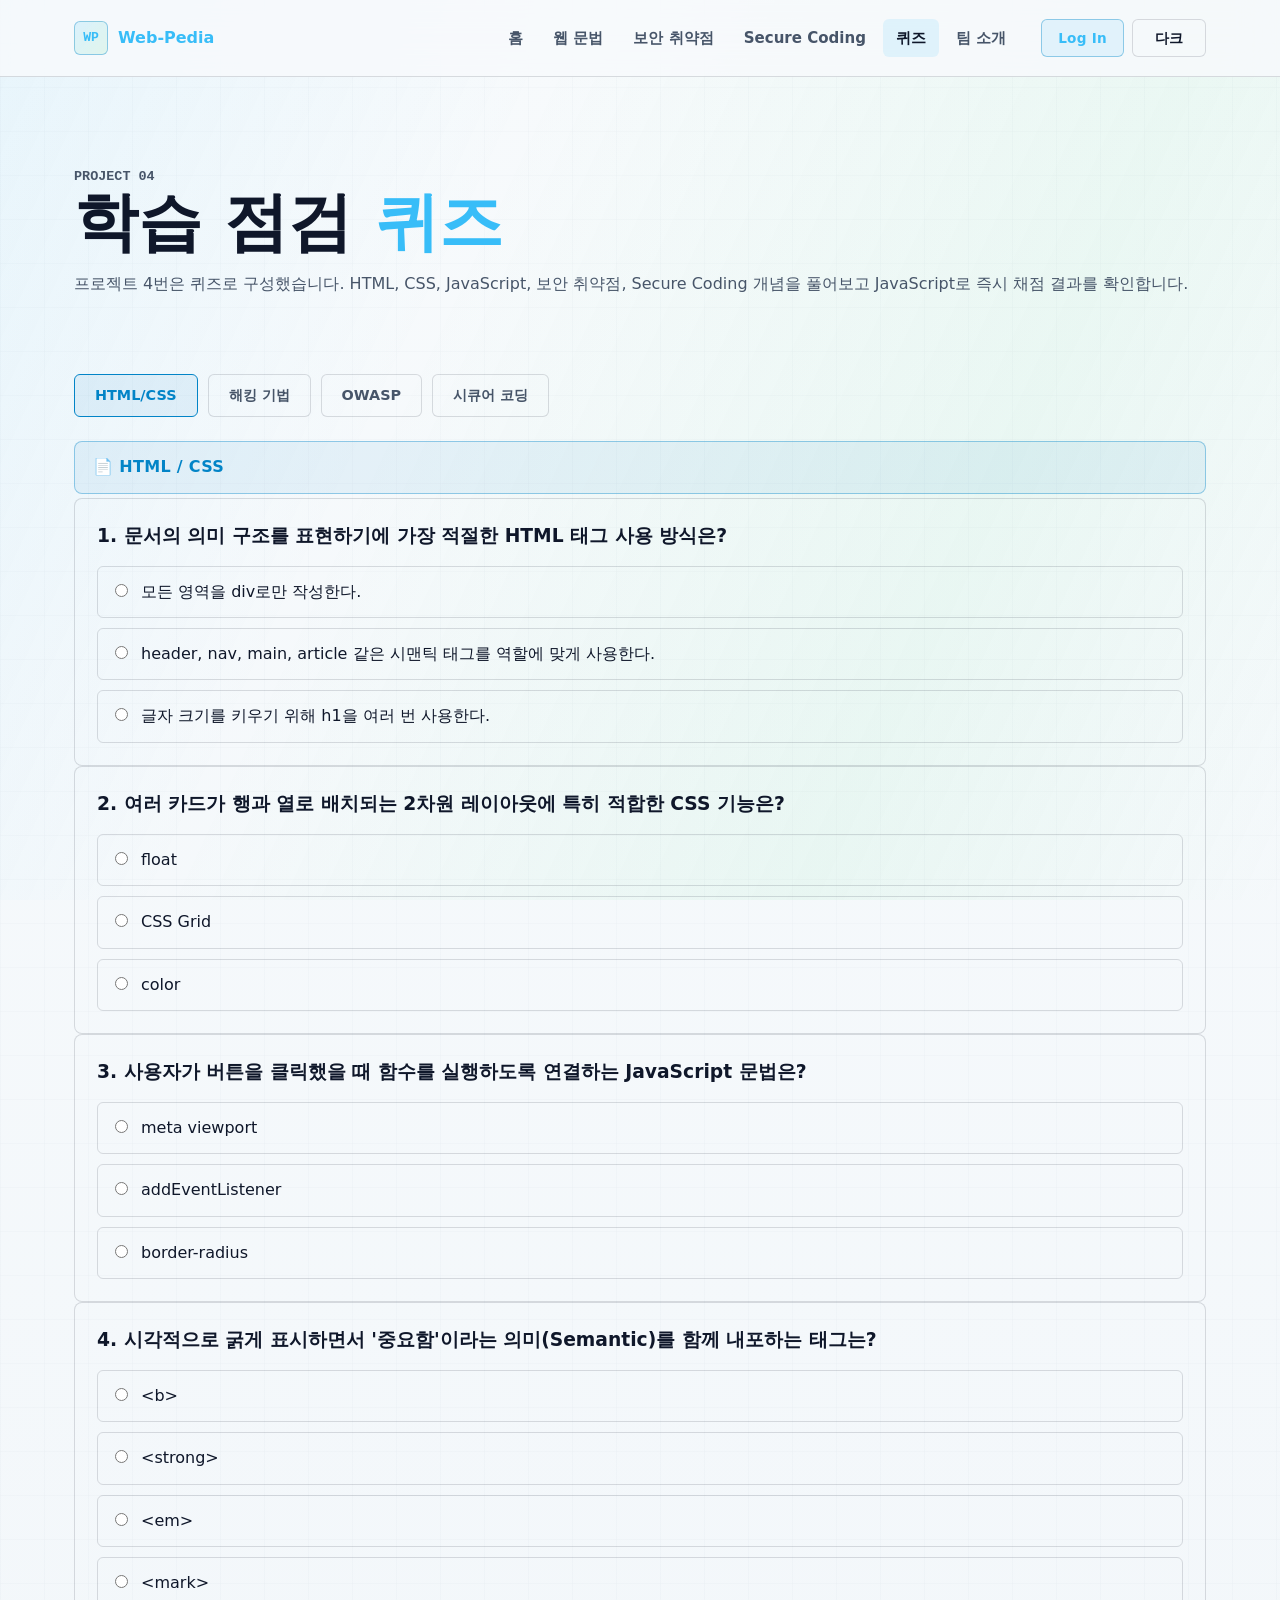
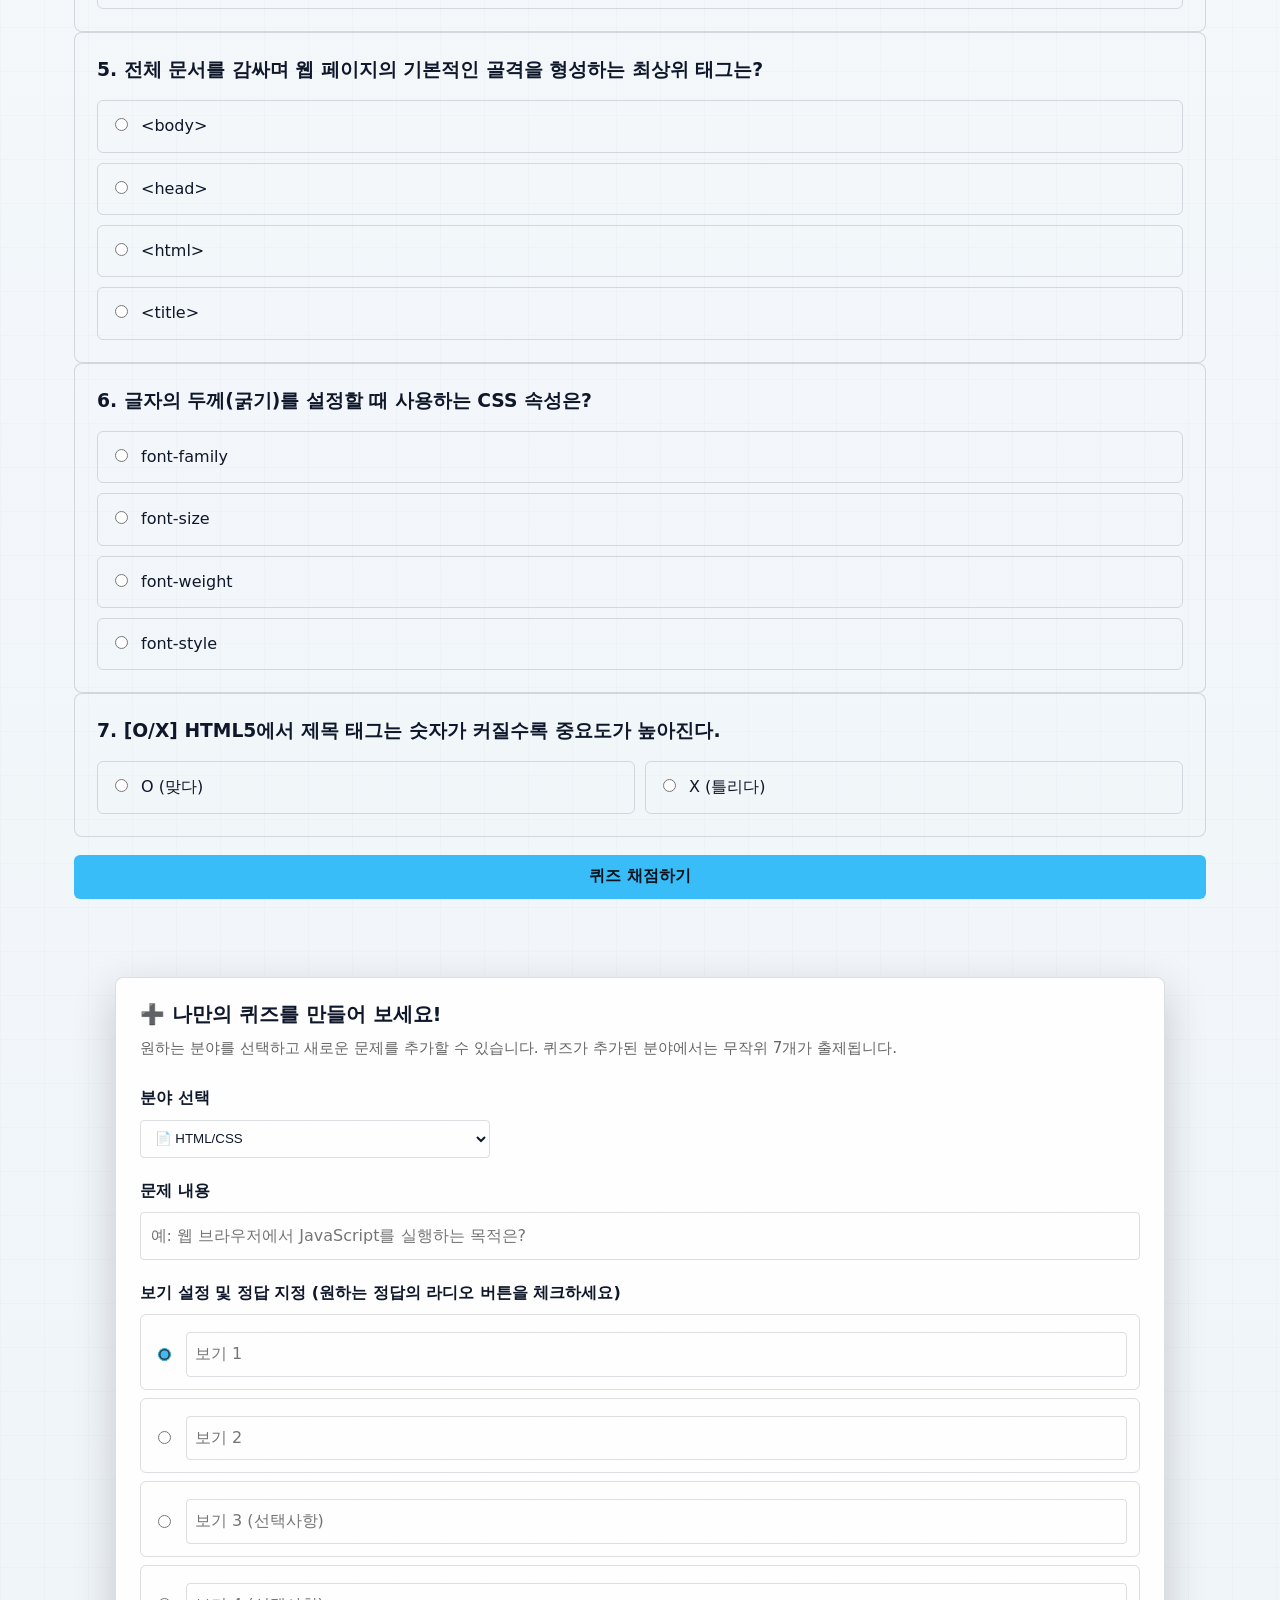
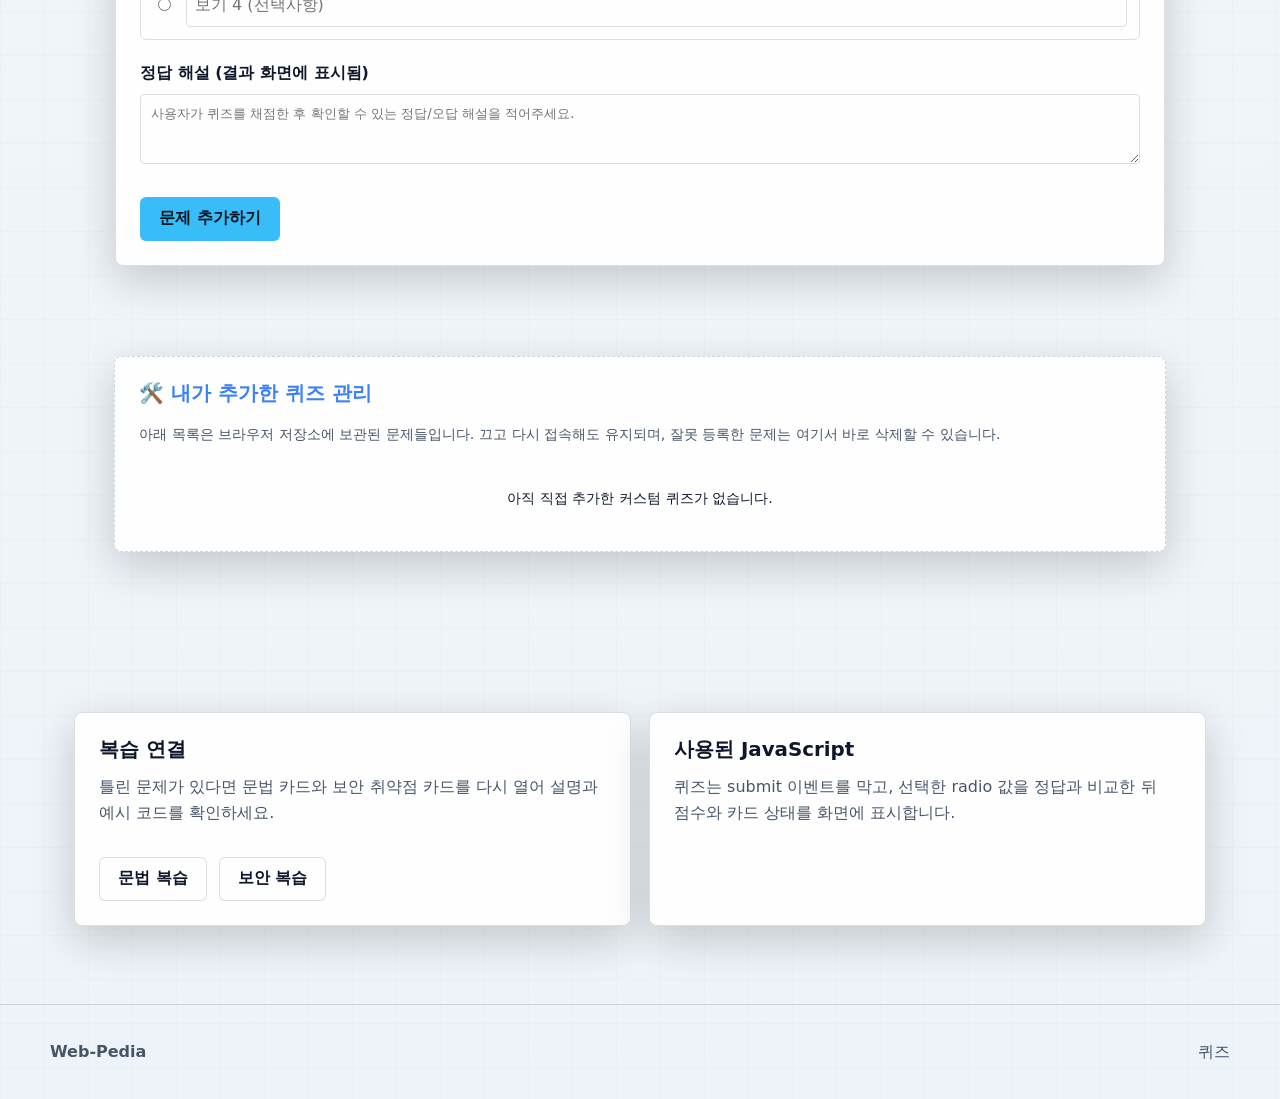
<file: quiz.html>
<!doctype html>
<html lang="ko">
  <head>
    <meta charset="UTF-8" />
    <meta name="viewport" content="width=device-width, initial-scale=1.0" />
    <title>퀴즈 | Web-Pedia</title>
    <meta
      name="description"
      content="Web-Pedia의 HTML, CSS, JavaScript, 웹 보안 핵심 개념을 퀴즈로 점검합니다."
    />
    <link rel="stylesheet" href="style.css" />
    <script src="main.js" defer></script>
  </head>
  <body>
    <header class="site-header">
      <nav class="nav-shell" aria-label="주요 메뉴">
        <a class="brand" href="index.html"
          ><span class="brand-mark">WP</span
          ><span>Web-<span>Pedia</span></span></a
        >
        <ul class="nav-menu" data-nav-menu>
          <li><a href="index.html" data-nav-link>홈</a></li>
          <li><a href="grammar.html" data-nav-link>웹 문법</a></li>
          <li><a href="security.html" data-nav-link>보안 취약점</a></li>
          <li><a href="secure-coding.html" data-nav-link>Secure Coding</a></li>
          <li><a href="quiz.html" data-nav-link>퀴즈</a></li>
          <li><a href="team.html" data-nav-link>팀 소개</a></li>
        </ul>
        <div class="nav-actions">
          <button class="theme-toggle" type="button" data-theme-toggle>
            라이트
          </button>
          <button
            class="menu-toggle"
            type="button"
            data-menu-toggle
            aria-expanded="false"
          >
            메뉴
          </button>
        </div>
      </nav>
    </header>

    <main class="page">
      <section class="page-hero reveal">
        <p class="crumb">PROJECT 04</p>
        <h1>학습 점검 <span>퀴즈</span></h1>
        <p>
          프로젝트 4번은 퀴즈로 구성했습니다. HTML, CSS, JavaScript, 보안
          취약점, Secure Coding 개념을 풀어보고 JavaScript로 즉시 채점 결과를
          확인합니다.
        </p>
      </section>

      <section class="section compact">
        <nav
          class="quiz-category-nav"
          data-quiz-category-nav
          aria-label="퀴즈 카테고리"
        >
          <button
            class="quiz-cat-btn active"
            type="button"
            data-category="html-css"
          >
            HTML/CSS
          </button>
          <button class="quiz-cat-btn" type="button" data-category="hacking">
            해킹 기법
          </button>
          <button class="quiz-cat-btn" type="button" data-category="owasp">
            OWASP
          </button>
          <button
            class="quiz-cat-btn"
            type="button"
            data-category="secure-coding"
          >
            시큐어 코딩
          </button>
        </nav>

        <form class="quiz-form reveal" data-quiz-form>
          <!-- ============================================================
            [NEW] HTML/CSS 패널 — 기존 5문제를 이 패널 안으로 이동 +
            문제 추가 및 data-explanation 속성 추가 (main.js가 해설 표시에 사용)
            data-panel="html-css" : initQuizCategories()가 show/hide 제어
            ============================================================ -->
          <div data-panel="html-css">
            <div class="quiz-section-header">📄 HTML / CSS</div>

            <!-- Q1 (기존 문제 유지, data-explanation만 추가) -->
            <article
              class="quiz-question"
              data-answer="q_hc_1"
              data-correct="semantic"
              data-explanation="header, nav, main, article 같은 시맨틱 태그는 브라우저와 검색엔진에 구조적 의미를 전달합니다. div는 의미 없는 범용 컨테이너입니다."
            >
              <h3>
                문서의 의미 구조를 표현하기에 가장 적절한 HTML 태그 사용 방식은?
              </h3>
              <div class="quiz-options">
                <label
                  ><input type="radio" name="q_hc_1" value="div" /> 모든 영역을
                  div로만 작성한다.</label
                >
                <label
                  ><input type="radio" name="q_hc_1" value="semantic" /> header,
                  nav, main, article 같은 시맨틱 태그를 역할에 맞게
                  사용한다.</label
                >
                <label
                  ><input type="radio" name="q_hc_1" value="style" /> 글자
                  크기를 키우기 위해 h1을 여러 번 사용한다.</label
                >
              </div>
            </article>

            <!-- Q2 (기존 문제 유지, data-explanation만 추가) -->
            <article
              class="quiz-question"
              data-answer="q_hc_2"
              data-correct="grid"
              data-explanation="CSS Grid는 행(row)과 열(column)을 동시에 제어하는 2차원 레이아웃 시스템입니다. Flexbox는 1차원(행 또는 열)에 최적화되어 있습니다."
            >
              <h3>
                여러 카드가 행과 열로 배치되는 2차원 레이아웃에 특히 적합한 CSS
                기능은?
              </h3>
              <div class="quiz-options">
                <label
                  ><input type="radio" name="q_hc_2" value="float" />
                  float</label
                >
                <label
                  ><input type="radio" name="q_hc_2" value="grid" /> CSS
                  Grid</label
                >
                <label
                  ><input type="radio" name="q_hc_2" value="color" />
                  color</label
                >
              </div>
            </article>

            <!-- Q3 (기존 문제 유지, data-explanation만 추가) -->
            <article
              class="quiz-question"
              data-answer="q_hc_3"
              data-correct="event"
              data-explanation="addEventListener('click', fn)은 DOM 요소에 이벤트 리스너를 등록하는 표준 JS 문법입니다. meta viewport나 border-radius는 HTML/CSS 속성으로 이벤트와 무관합니다."
            >
              <h3>
                사용자가 버튼을 클릭했을 때 함수를 실행하도록 연결하는
                JavaScript 문법은?
              </h3>
              <div class="quiz-options">
                <label
                  ><input type="radio" name="q_hc_3" value="meta" /> meta
                  viewport</label
                >
                <label
                  ><input type="radio" name="q_hc_3" value="event" />
                  addEventListener</label
                >
                <label
                  ><input type="radio" name="q_hc_3" value="border" />
                  border-radius</label
                >
              </div>
            </article>

            <!-- [NEW] Q4 ~ Q7 : 새로 추가된 HTML/CSS 문제 -->
            <article
              class="quiz-question"
              data-answer="q_hc_4"
              data-correct="html"
              data-explanation="&lt;html&gt; 태그는 HTML 문서의 최상위(루트) 요소로, 전체 문서를 감쌉니다. &lt;body&gt;는 화면에 표시되는 콘텐츠, &lt;head&gt;는 메타 정보를 담습니다."
            >
              <h3>
                전체 문서를 감싸며 웹 페이지의 기본적인 골격을 형성하는 최상위
                태그는?
              </h3>
              <div class="quiz-options">
                <label
                  ><input type="radio" name="q_hc_4" value="body" />
                  &lt;body&gt;</label
                >
                <label
                  ><input type="radio" name="q_hc_4" value="head" />
                  &lt;head&gt;</label
                >
                <label
                  ><input type="radio" name="q_hc_4" value="html" />
                  &lt;html&gt;</label
                >
                <label
                  ><input type="radio" name="q_hc_4" value="title" />
                  &lt;title&gt;</label
                >
              </div>
            </article>

            <article
              class="quiz-question"
              data-answer="q_hc_5"
              data-correct="strong"
              data-explanation="&lt;strong&gt;은 시각적 굵기와 '중요함'이라는 의미(Semantic)를 함께 가집니다. &lt;b&gt;는 단순히 시각적으로만 굵게 표시하며 의미는 없습니다."
            >
              <h3>
                시각적으로 굵게 표시하면서 '중요함'이라는 의미(Semantic)를 함께
                내포하는 태그는?
              </h3>
              <div class="quiz-options">
                <label
                  ><input type="radio" name="q_hc_5" value="b" />
                  &lt;b&gt;</label
                >
                <label
                  ><input type="radio" name="q_hc_5" value="strong" />
                  &lt;strong&gt;</label
                >
                <label
                  ><input type="radio" name="q_hc_5" value="em" />
                  &lt;em&gt;</label
                >
                <label
                  ><input type="radio" name="q_hc_5" value="mark" />
                  &lt;mark&gt;</label
                >
              </div>
            </article>

            <article
              class="quiz-question"
              data-answer="q_hc_6"
              data-correct="font-weight"
              data-explanation="font-weight는 글자 두께를 설정합니다. font-family는 글꼴 종류, font-size는 크기, font-style은 기울기(italic)를 설정합니다."
            >
              <h3>글자의 두께(굵기)를 설정할 때 사용하는 CSS 속성은?</h3>
              <div class="quiz-options">
                <label
                  ><input type="radio" name="q_hc_6" value="font-family" />
                  font-family</label
                >
                <label
                  ><input type="radio" name="q_hc_6" value="font-size" />
                  font-size</label
                >
                <label
                  ><input type="radio" name="q_hc_6" value="font-weight" />
                  font-weight</label
                >
                <label
                  ><input type="radio" name="q_hc_6" value="font-style" />
                  font-style</label
                >
              </div>
            </article>

            <article
              class="quiz-question"
              data-answer="q_hc_7"
              data-correct="X"
              data-explanation="h1~h6에서 숫자가 커질수록 중요도는 낮아집니다. h1이 가장 높은 중요도를 가지며 페이지 당 한 번 사용하는 것이 권장됩니다."
            >
              <h3>
                [O/X] HTML5에서 제목 태그는 숫자가 커질수록 중요도가 높아진다.
              </h3>
              <div class="quiz-options quiz-ox-options">
                <label
                  ><input type="radio" name="q_hc_7" value="O" /> O
                  (맞다)</label
                >
                <label
                  ><input type="radio" name="q_hc_7" value="X" /> X
                  (틀리다)</label
                >
              </div>
            </article>
          </div>
          <!-- /data-panel="html-css" -->

          <!-- ============================================================
            [NEW] 해킹 기법 패널 — 전부 새로 추가
            ============================================================ -->
          <div data-panel="hacking" hidden>
            <div class="quiz-section-header">🔓 해킹 기법</div>

            <article
              class="quiz-question"
              data-answer="q_hk_1"
              data-correct="2"
              data-explanation="SQL Injection은 악의적인 SQL 구문을 입력해 데이터베이스를 직접 조작하는 공격입니다. 공격 대상은 서버 측 데이터베이스입니다."
            >
              <h3>SQL Injection의 공격 대상으로 알맞은 것은?</h3>
              <div class="quiz-options">
                <label
                  ><input type="radio" name="q_hk_1" value="1" />
                  브라우저</label
                >
                <label
                  ><input type="radio" name="q_hk_1" value="2" />
                  데이터베이스</label
                >
                <label
                  ><input type="radio" name="q_hk_1" value="3" /> 네트워크
                  장비</label
                >
                <label
                  ><input type="radio" name="q_hk_1" value="4" />
                  운영체제</label
                >
              </div>
            </article>

            <article
              class="quiz-question"
              data-answer="q_hk_2"
              data-correct="1"
              data-explanation="XSS는 공격자가 악성 스크립트를 웹페이지에 삽입하여, 해당 페이지를 방문한 다른 사용자의 브라우저에서 실행되도록 하는 공격입니다."
            >
              <h3>
                XSS(Cross-Site Scripting)에서 악성 스크립트를 삽입하는 곳은?
              </h3>
              <div class="quiz-options">
                <label
                  ><input type="radio" name="q_hk_2" value="1" />
                  웹페이지</label
                >
                <label
                  ><input type="radio" name="q_hk_2" value="2" />
                  데이터베이스</label
                >
                <label
                  ><input type="radio" name="q_hk_2" value="3" />
                  운영체제</label
                >
                <label
                  ><input type="radio" name="q_hk_2" value="4" /> 네트워크
                  케이블</label
                >
              </div>
            </article>

            <article
              class="quiz-question"
              data-answer="q_hk_3"
              data-correct="2"
              data-explanation="CSRF는 피해자가 로그인된 상태에서 공격자가 만든 페이지를 방문할 때, 피해자의 인증 정보로 의도치 않은 요청이 서버로 전송되는 공격입니다."
            >
              <h3>
                CSRF(Cross-Site Request Forgery) 공격이 발생할 수 있는 환경은?
              </h3>
              <div class="quiz-options">
                <label
                  ><input type="radio" name="q_hk_3" value="1" /> 로그아웃
                  상태</label
                >
                <label
                  ><input type="radio" name="q_hk_3" value="2" /> 로그인
                  상태</label
                >
                <label
                  ><input type="radio" name="q_hk_3" value="3" /> 서버 종료
                  상태</label
                >
                <label
                  ><input type="radio" name="q_hk_3" value="4" /> 인터넷 차단
                  상태</label
                >
              </div>
            </article>

            <article
              class="quiz-question"
              data-answer="q_hk_4"
              data-correct="3"
              data-explanation="업로드 취약점을 악용하면 공격자가 .php 등 실행 가능한 웹셸(Web Shell) 파일을 서버에 올려 서버를 원격 제어할 수 있습니다."
            >
              <h3>업로드 취약점이 발생시킬 수 있는 문제는?</h3>
              <div class="quiz-options">
                <label
                  ><input type="radio" name="q_hk_4" value="1" /> 인터넷 속도
                  증가</label
                >
                <label
                  ><input type="radio" name="q_hk_4" value="2" /> 웹페이지
                  디자인 변경</label
                >
                <label
                  ><input type="radio" name="q_hk_4" value="3" /> 웹셸
                  실행</label
                >
                <label
                  ><input type="radio" name="q_hk_4" value="4" /> 자동 로그아웃
                  발생</label
                >
              </div>
            </article>

            <article
              class="quiz-question"
              data-answer="q_hk_5"
              data-correct="4"
              data-explanation="디렉터리 트래버설(Path Traversal)은 ../를 반복 사용해 웹 루트를 벗어나 서버 내부의 민감한 파일(/etc/passwd 등)에 접근하는 공격입니다."
            >
              <h3>디렉터리 트래버설 공격의 접근 대상은?</h3>
              <div class="quiz-options">
                <label
                  ><input type="radio" name="q_hk_5" value="1" /> 사용자
                  인터넷</label
                >
                <label
                  ><input type="radio" name="q_hk_5" value="2" /> 사용자
                  마우스</label
                >
                <label
                  ><input type="radio" name="q_hk_5" value="3" /> 모니터
                  화면</label
                >
                <label
                  ><input type="radio" name="q_hk_5" value="4" /> 서버 내부
                  파일</label
                >
              </div>
            </article>

            <article
              class="quiz-question"
              data-answer="q_hk_6"
              data-correct="2"
              data-explanation="하이재킹(Session Hijacking)은 공격자가 유효한 사용자 세션 ID를 탈취하여 해당 사용자로 위장해 서버에 접근하는 공격입니다."
            >
              <h3>6. 하이재킹 공격이 가로채는 대상은?</h3>
              <div class="quiz-options">
                <label
                  ><input type="radio" name="q_hk_6" value="1" /> 서버
                  전원</label
                >
                <label
                  ><input type="radio" name="q_hk_6" value="2" /> 사용자
                  세션</label
                >
                <label
                  ><input type="radio" name="q_hk_6" value="3" /> 이미지
                  파일</label
                >
                <label
                  ><input type="radio" name="q_hk_6" value="4" /> 데이터베이스
                  테이블</label
                >
              </div>
            </article>
          </div>
          <!-- /data-panel="hacking" -->

          <!-- ============================================================
            [NEW] OWASP 패널 — 전부 새로 추가
            ============================================================ -->
          <div data-panel="owasp" hidden>
            <div class="quiz-section-header">🛡️ OWASP Top 10</div>

            <article
              class="quiz-question"
              data-answer="q_ow_1"
              data-correct="1"
              data-explanation="Broken Access Control(취약한 접근 제어)은 OWASP Top 10 1위 항목입니다. 권한 없는 사용자가 타인의 데이터나 관리자 기능에 접근할 수 있는 결함입니다."
            >
              <h3>
                권한이 없는 사용자가 타인의 데이터에 접근하거나 관리자 기능을
                사용하는 결함은?
              </h3>
              <div class="quiz-options">
                <label
                  ><input type="radio" name="q_ow_1" value="1" /> Broken Access
                  Control (취약한 접근 제어)</label
                >
                <label
                  ><input type="radio" name="q_ow_1" value="2" /> Cryptographic
                  Failures (암호화 실패)</label
                >
                <label
                  ><input type="radio" name="q_ow_1" value="3" /> Injection
                  (인젝션)</label
                >
                <label
                  ><input type="radio" name="q_ow_1" value="4" /> Insecure
                  Design (안전하지 않은 설계)</label
                >
              </div>
            </article>

            <article
              class="quiz-question"
              data-answer="q_ow_2"
              data-correct="3"
              data-explanation="Cryptographic Failures 방어를 위해 TLS(HTTPS) 강제 적용과 함께 Argon2 또는 bcrypt 같은 강력한 단방향 해시 알고리즘 사용이 권장됩니다. MD5·SHA-1은 이미 취약합니다."
            >
              <h3>
                암호화 실패 방어를 위해 TLS 강제 적용과 함께 권장되는 강력한
                해시 알고리즘 조합은?
              </h3>
              <div class="quiz-options">
                <label
                  ><input type="radio" name="q_ow_2" value="1" /> SHA-1 /
                  MD5</label
                >
                <label
                  ><input type="radio" name="q_ow_2" value="2" /> PBKDF2 /
                  RSA</label
                >
                <label
                  ><input type="radio" name="q_ow_2" value="3" /> Argon2 /
                  bcrypt</label
                >
                <label
                  ><input type="radio" name="q_ow_2" value="4" /> AES-128 /
                  DES</label
                >
              </div>
            </article>

            <article
              class="quiz-question"
              data-answer="q_ow_3"
              data-correct="2"
              data-explanation="Injection 공격은 악의적인 데이터가 SQL, OS 명령어 등의 인터프리터에 명령으로 실행될 때 발생합니다. Prepared Statement 사용이 핵심 방어책입니다."
            >
              <h3>
                악의적인 데이터가 명령어/쿼리의 일부로 실행되어 DB를 탈취하거나
                서버를 조작하는 공격은?
              </h3>
              <div class="quiz-options">
                <label
                  ><input type="radio" name="q_ow_3" value="1" /> Insecure
                  Design</label
                >
                <label
                  ><input type="radio" name="q_ow_3" value="2" /> Injection
                  (인젝션)</label
                >
                <label
                  ><input type="radio" name="q_ow_3" value="3" /> Server-Side
                  Request Forgery</label
                >
                <label
                  ><input type="radio" name="q_ow_3" value="4" /> Software and
                  Data Integrity Failures</label
                >
              </div>
            </article>

            <article
              class="quiz-question"
              data-answer="q_ow_4"
              data-correct="3"
              data-explanation="2단계 인증(MFA)은 비밀번호가 유출되어도 계정 탈취를 막는 강력한 수단입니다. 세션 타임아웃 설정도 비활성 세션 하이재킹을 방지하는 필수 정책입니다."
            >
              <h3>
                무차별 대입 공격(Brute Force)을 통한 계정 탈취에 대응하는 가장
                적절한 보안 정책은?
              </h3>
              <div class="quiz-options">
                <label
                  ><input type="radio" name="q_ow_4" value="1" /> 디지털 서명
                  검증 및 역직렬화 방지</label
                >
                <label
                  ><input type="radio" name="q_ow_4" value="2" /> 상세 에러
                  메시지 비활성화 및 포트 차단</label
                >
                <label
                  ><input type="radio" name="q_ow_4" value="3" /> 2단계
                  인증(MFA) 도입 및 세션 타임아웃 설정</label
                >
                <label
                  ><input type="radio" name="q_ow_4" value="4" /> URL
                  화이트리스트 검증 및 내부망 접근 제한</label
                >
              </div>
            </article>

            <article
              class="quiz-question"
              data-answer="q_ow_5"
              data-correct="1"
              data-explanation="SSRF(Server-Side Request Forgery)는 서버가 공격자의 의도대로 내부망에 요청을 보내도록 유도하는 공격입니다. 입력 URL에 대한 화이트리스트 검증으로 방어합니다."
            >
              <h3>
                서버 권한을 경유해 내부 폐쇄망 공격 및 정보 유출을 야기하는
                위협의 명칭은?
              </h3>
              <div class="quiz-options">
                <label
                  ><input type="radio" name="q_ow_5" value="1" /> Server-Side
                  Request Forgery (SSRF)</label
                >
                <label
                  ><input type="radio" name="q_ow_5" value="2" /> Software and
                  Data Integrity Failures</label
                >
                <label
                  ><input type="radio" name="q_ow_5" value="3" /> Security
                  Logging and Monitoring Failures</label
                >
                <label
                  ><input type="radio" name="q_ow_5" value="4" /> Broken Access
                  Control</label
                >
              </div>
            </article>

            <article
              class="quiz-question"
              data-answer="q_ow_6"
              data-correct="O"
              data-explanation="기본 관리자 계정 방치, 불필요한 포트 개방, 상세 에러 메시지 노출은 모두 Security Misconfiguration(보안 설정 오류)에 해당합니다. 에러 메시지엔 파일 경로 등 공격 힌트가 담길 수 있습니다."
            >
              <h3>
                [O/X] 기본 관리자 계정을 방치하거나 불필요한 포트를 개방해 두는
                허점은 '보안 설정 오류(Security Misconfiguration)'에 해당한다.
              </h3>
              <div class="quiz-options quiz-ox-options">
                <label
                  ><input type="radio" name="q_ow_6" value="O" /> O
                  (맞다)</label
                >
                <label
                  ><input type="radio" name="q_ow_6" value="X" /> X
                  (틀리다)</label
                >
              </div>
            </article>

            <article
              class="quiz-question"
              data-answer="q_ow_7"
              data-correct="X"
              data-explanation="문장이 모순됩니다. '로깅·모니터링을 하지 않는 상태(실패)' 자체가 침해 사고 후 원인 파악을 불가능하게 만드는 위협 요인입니다. 이를 해결하기 위해 로깅과 실시간 탐지 시스템을 구축해야 합니다."
            >
              <h3>
                [O/X] 보안 로깅·모니터링 실패 상태가 지속되더라도, 실시간 침입
                탐지 시스템을 구축해 두면 침해 사고 후 원인 파악이 불가능해지는
                위협은 발생하지 않는다.
              </h3>
              <div class="quiz-options quiz-ox-options">
                <label
                  ><input type="radio" name="q_ow_7" value="O" /> O
                  (맞다)</label
                >
                <label
                  ><input type="radio" name="q_ow_7" value="X" /> X
                  (틀리다)</label
                >
              </div>
            </article>
          </div>
          <!-- /data-panel="owasp" -->

          <!-- ============================================================
            [NEW] 시큐어 코딩 패널 — 전부 새로 추가
            ============================================================ -->
          <div data-panel="secure-coding" hidden>
            <div class="quiz-section-header">🔐 시큐어 코딩</div>

            <article
              class="quiz-question"
              data-answer="q_sc_1"
              data-correct="xss-textContent"
              data-explanation="textContent는 입력값을 순수 텍스트로만 삽입하여 HTML 태그가 실행되지 않습니다. innerHTML은 태그를 파싱·실행하므로 XSS 위험이 있고, eval은 절대 사용해선 안 됩니다."
            >
              <h3>
                XSS 위험을 줄이기 위해 사용자 입력을 일반 텍스트로 출력할 때 더
                안전한 방식은?
              </h3>
              <div class="quiz-options">
                <label
                  ><input type="radio" name="q_sc_1" value="xss-innerHTML" />
                  innerHTML에 그대로 넣기</label
                >
                <label
                  ><input type="radio" name="q_sc_1" value="xss-eval" /> eval로
                  실행하기</label
                >
                <label
                  ><input type="radio" name="q_sc_1" value="xss-textContent" />
                  textContent로 출력하기</label
                >
              </div>
            </article>

            <article
              class="quiz-question"
              data-answer="q_sc_2"
              data-correct="3"
              data-explanation="Prepared Statement는 입력값을 SQL 명령어가 아닌 '데이터'로만 처리합니다. 악의적인 SQL 구문이 쿼리 구조를 변경하지 못하도록 근본적으로 차단합니다."
            >
              <h3>SQL Injection 방어에 가장 직접적으로 도움이 되는 방법은?</h3>
              <div class="quiz-options">
                <label
                  ><input type="radio" name="q_sc_2" value="1" /> 사용자
                  입력값을 SQL 쿼리 문자열에 직접 연결한다</label
                >
                <label
                  ><input type="radio" name="q_sc_2" value="2" /> 입력값의
                  길이를 10자로 제한한다</label
                >
                <label
                  ><input type="radio" name="q_sc_2" value="3" /> Prepared
                  Statement(파라미터 바인딩)를 사용한다</label
                >
                <label
                  ><input type="radio" name="q_sc_2" value="4" /> 데이터베이스
                  계정의 비밀번호를 복잡하게 설정한다</label
                >
              </div>
            </article>

            <article
              class="quiz-question"
              data-answer="q_sc_3"
              data-correct="4"
              data-explanation="CSRF Token은 서버가 발급한 예측 불가능한 값으로, 공격자는 이 값을 알 수 없어 위조 요청이 차단됩니다. POST·PUT 등 상태 변경 요청에 필수 적용합니다."
            >
              <h3>CSRF 공격을 방어하는 원리로 올바른 것은?</h3>
              <div class="quiz-options">
                <label
                  ><input type="radio" name="q_sc_3" value="1" /> 사용자
                  비밀번호를 주기적으로 변경하게 한다</label
                >
                <label
                  ><input type="radio" name="q_sc_3" value="2" /> 로그인 실패
                  횟수를 제한한다</label
                >
                <label
                  ><input type="radio" name="q_sc_3" value="3" /> 파일 업로드
                  확장자를 제한한다</label
                >
                <label
                  ><input type="radio" name="q_sc_3" value="4" /> 서버가 발급한
                  고유 토큰을 요청마다 검증한다</label
                >
              </div>
            </article>

            <article
              class="quiz-question"
              data-answer="q_sc_4"
              data-correct="3"
              data-explanation="HttpOnly 플래그는 JavaScript 등 스크립트에서 document.cookie로 쿠키에 접근하는 것을 차단합니다. Secure는 HTTPS 전용 전송, SameSite=Strict는 동일 사이트 요청 제한입니다."
            >
              <h3>쿠키의 HttpOnly 플래그를 설정했을 때의 효과는?</h3>
              <div class="quiz-options">
                <label
                  ><input type="radio" name="q_sc_4" value="1" /> 쿠키가 HTTPS
                  연결에서만 전송된다</label
                >
                <label
                  ><input type="radio" name="q_sc_4" value="2" /> 쿠키의 유효
                  기간이 세션 종료 시 자동 삭제된다</label
                >
                <label
                  ><input type="radio" name="q_sc_4" value="3" /> JavaScript 등
                  스크립트를 통한 쿠키 접근이 차단된다</label
                >
                <label
                  ><input type="radio" name="q_sc_4" value="4" /> 동일 사이트
                  요청에서만 쿠키가 전송된다</label
                >
              </div>
            </article>

            <article
              class="quiz-question"
              data-answer="q_sc_5"
              data-correct="4"
              data-explanation="블랙리스트 방식은 .php5, .phtml 같은 우회 확장자로 쉽게 뚫립니다. 허용된 확장자(.jpg, .png 등)만 통과시키는 화이트리스트 방식이 안전합니다."
            >
              <h3>안전한 파일 업로드를 위한 방어 전략으로 옳지 않은 것은?</h3>
              <div class="quiz-options">
                <label
                  ><input type="radio" name="q_sc_5" value="1" /> 허용된
                  확장자만 받는 화이트리스트 방식을 적용한다</label
                >
                <label
                  ><input type="radio" name="q_sc_5" value="2" /> 업로드된
                  파일명을 UUID로 변경하여 저장한다</label
                >
                <label
                  ><input type="radio" name="q_sc_5" value="3" /> 저장
                  디렉터리의 실행 권한을 제거한다</label
                >
                <label
                  ><input type="radio" name="q_sc_5" value="4" /> 블랙리스트
                  방식으로 위험한 확장자만 차단한다</label
                >
              </div>
            </article>

            <article
              class="quiz-question"
              data-answer="q_sc_6"
              data-correct="X"
              data-explanation="프론트엔드에서 버튼·메뉴를 숨기는 것은 화면 UI만 감출 뿐입니다. API를 직접 호출하면 누구나 우회할 수 있으므로, 반드시 백엔드 서버에서 미들웨어를 통한 권한 검증이 필요합니다."
            >
              <h3>
                [O/X] 프론트엔드에서 버튼이나 메뉴를 숨기는 것만으로도 인증 및
                인가 처리가 충분하다.
              </h3>
              <div class="quiz-options quiz-ox-options">
                <label
                  ><input type="radio" name="q_sc_6" value="O" /> O
                  (맞다)</label
                >
                <label
                  ><input type="radio" name="q_sc_6" value="X" /> X
                  (틀리다)</label
                >
              </div>
            </article>

            <article
              class="quiz-question"
              data-answer="q_sc_7"
              data-correct="O"
              data-explanation="../를 제거하고 허용된 파일명만 통과시키는 화이트리스트 검증은 Path Traversal 공격의 핵심 방어책입니다. 두 가지를 함께 적용해야 완전한 방어가 됩니다."
            >
              <h3>
                [O/X] 경로 탐색 공격(Path Traversal)을 막기 위해 ../를 제거하고,
                허용된 파일명만 통과시키는 화이트리스트 방식을 사용해야 한다.
              </h3>
              <div class="quiz-options quiz-ox-options">
                <label
                  ><input type="radio" name="q_sc_7" value="O" /> O
                  (맞다)</label
                >
                <label
                  ><input type="radio" name="q_sc_7" value="X" /> X
                  (틀리다)</label
                >
              </div>
            </article>
          </div>
          <!-- /data-panel="secure-coding" -->

          <button class="button primary" type="submit">퀴즈 채점하기</button>
          <div class="quiz-result" data-quiz-result hidden></div>
        </form>
      </section>

      <article
        class="card reveal"
        style="margin: 0 auto 3rem auto; width: 98%; max-width: 1050px"
      >
        <h3 style="margin-top: 0; margin-bottom: 0.5rem">
          ➕ 나만의 퀴즈를 만들어 보세요!
        </h3>
        <p
          style="
            margin-top: 0;
            margin-bottom: 1.5rem;
            color: var(--text-muted, #666);
            font-size: 0.95rem;
          "
        >
          원하는 분야를 선택하고 새로운 문제를 추가할 수 있습니다. 퀴즈가 추가된
          분야에서는 무작위 7개가 출제됩니다.
        </p>

        <form id="custom-quiz-form" style="display: block">
          <div style="margin-bottom: 1.25rem">
            <label
              for="new-quiz-cat"
              style="display: block; font-weight: bold; margin-bottom: 0.5rem"
              >분야 선택</label
            >
            <select
              id="new-quiz-cat"
              required
              style="
                padding: 0.6rem;
                width: 100%;
                max-width: 350px;
                border: 1px solid var(--line);
                border-radius: 4px;
                background: var(--bg-card, transparent);
                color: inherit;
              "
            >
              <option value="html-css">📄 HTML/CSS</option>
              <option value="hacking">🔓 해킹 기법</option>
              <option value="owasp">🛡️ OWASP Top 10</option>
              <option value="secure-coding">🔐 시큐어 코딩</option>
            </select>
          </div>

          <div style="margin-bottom: 1.25rem">
            <label
              for="new-quiz-title"
              style="display: block; font-weight: bold; margin-bottom: 0.5rem"
              >문제 내용</label
            >
            <input
              type="text"
              id="new-quiz-title"
              placeholder="예: 웹 브라우저에서 JavaScript를 실행하는 목적은?"
              required
              style="
                padding: 0.6rem;
                width: 100%;
                border: 1px solid var(--line);
                border-radius: 4px;
                background: var(--bg-card, transparent);
                color: inherit;
              "
            />
          </div>

          <div style="margin-bottom: 1.25rem">
            <span
              style="display: block; font-weight: bold; margin-bottom: 0.5rem"
              >보기 설정 및 정답 지정 (원하는 정답의 라디오 버튼을
              체크하세요)</span
            >
            <div
              class="quiz-options"
              style="display: block; margin-top: 0.5rem"
            >
              <label
                style="
                  display: flex;
                  align-items: center;
                  gap: 0.75rem;
                  margin-bottom: 0.5rem;
                  width: 100%;
                "
              >
                <input type="radio" name="new-correct" value="opt1" checked />
                <input
                  type="text"
                  id="new-opt1"
                  placeholder="보기 1"
                  required
                  style="
                    padding: 0.5rem;
                    flex: 1;
                    border: 1px solid var(--line);
                    border-radius: 4px;
                    background: var(--bg-card, transparent);
                    color: inherit;
                  "
                />
              </label>
              <label
                style="
                  display: flex;
                  align-items: center;
                  gap: 0.75rem;
                  margin-bottom: 0.5rem;
                  width: 100%;
                "
              >
                <input type="radio" name="new-correct" value="opt2" />
                <input
                  type="text"
                  id="new-opt2"
                  placeholder="보기 2"
                  required
                  style="
                    padding: 0.5rem;
                    flex: 1;
                    border: 1px solid var(--line);
                    border-radius: 4px;
                    background: var(--bg-card, transparent);
                    color: inherit;
                  "
                />
              </label>
              <label
                style="
                  display: flex;
                  align-items: center;
                  gap: 0.75rem;
                  margin-bottom: 0.5rem;
                  width: 100%;
                "
              >
                <input type="radio" name="new-correct" value="opt3" />
                <input
                  type="text"
                  id="new-opt3"
                  placeholder="보기 3 (선택사항)"
                  style="
                    padding: 0.5rem;
                    flex: 1;
                    border: 1px solid var(--line);
                    border-radius: 4px;
                    background: var(--bg-card, transparent);
                    color: inherit;
                  "
                />
              </label>
              <label
                style="
                  display: flex;
                  align-items: center;
                  gap: 0.75rem;
                  margin-bottom: 0.5rem;
                  width: 100%;
                "
              >
                <input type="radio" name="new-correct" value="opt4" />
                <input
                  type="text"
                  id="new-opt4"
                  placeholder="보기 4 (선택사항)"
                  style="
                    padding: 0.5rem;
                    flex: 1;
                    border: 1px solid var(--line);
                    border-radius: 4px;
                    background: var(--bg-card, transparent);
                    color: inherit;
                  "
                />
              </label>
            </div>
          </div>

          <div style="margin-bottom: 1.5rem">
            <label
              for="new-quiz-exp"
              style="display: block; font-weight: bold; margin-bottom: 0.5rem"
              >정답 해설 (결과 화면에 표시됨)</label
            >
            <textarea
              id="new-quiz-exp"
              placeholder="사용자가 퀴즈를 채점한 후 확인할 수 있는 정답/오답 해설을 적어주세요."
              style="
                padding: 0.6rem;
                width: 100%;
                min-height: 70px;
                border: 1px solid var(--line);
                border-radius: 4px;
                background: var(--bg-card, transparent);
                color: inherit;
                font-family: inherit;
                resize: vertical;
              "
            ></textarea>
          </div>

          <button class="button primary" type="submit">문제 추가하기</button>
        </form>
      </article>

      <section
        class="section compact reveal"
        style="margin: 0 auto 2.5rem auto; width: 100%; max-width: 1100px"
      >
        <article class="card" style="border: 1px dashed var(--border, #cbd5e1)">
          <h3 style="margin-bottom: 1rem; color: var(--primary, #3b82f6)">
            🛠️ 내가 추가한 퀴즈 관리
          </h3>
          <p
            style="
              font-size: 0.9rem;
              color: var(--muted, #64748b);
              margin-bottom: 1.5rem;
            "
          >
            아래 목록은 브라우저 저장소에 보관된 문제들입니다. 끄고 다시
            접속해도 유지되며, 잘못 등록한 문제는 여기서 바로 삭제할 수
            있습니다.
          </p>

          <div
            id="my-custom-quiz-list"
            style="display: flex; flex-direction: column; gap: 1rem"
          >
            <p
              class="empty-msg"
              style="
                text-align: center;
                color: var(--muted);
                font-size: 0.9rem;
                padding: 1rem 0;
              "
            >
              아직 직접 추가한 커스텀 퀴즈가 없습니다.
            </p>
          </div>
        </article>
      </section>

      <section class="section compact">
        <div class="grid two">
          <article class="card reveal">
            <h3>복습 연결</h3>
            <p>
              틀린 문제가 있다면 문법 카드와 보안 취약점 카드를 다시 열어 설명과
              예시 코드를 확인하세요.
            </p>
            <div class="button-row">
              <a class="button secondary" href="grammar.html">문법 복습</a>
              <a class="button secondary" href="security.html">보안 복습</a>
            </div>
          </article>
          <article class="card reveal">
            <h3>사용된 JavaScript</h3>
            <p>
              퀴즈는 submit 이벤트를 막고, 선택한 radio 값을 정답과 비교한 뒤
              점수와 카드 상태를 화면에 표시합니다.
            </p>
          </article>
        </div>
      </section>
    </main>

    <footer class="footer">
      <div class="footer-inner">
        <strong>Web-Pedia</strong>
        <span>퀴즈</span>
      </div>
    </footer>

    <button
      class="back-to-top"
      type="button"
      data-back-to-top
      aria-label="맨 위로 이동"
    >
      TOP
    </button>
  </body>
</html>
</file>
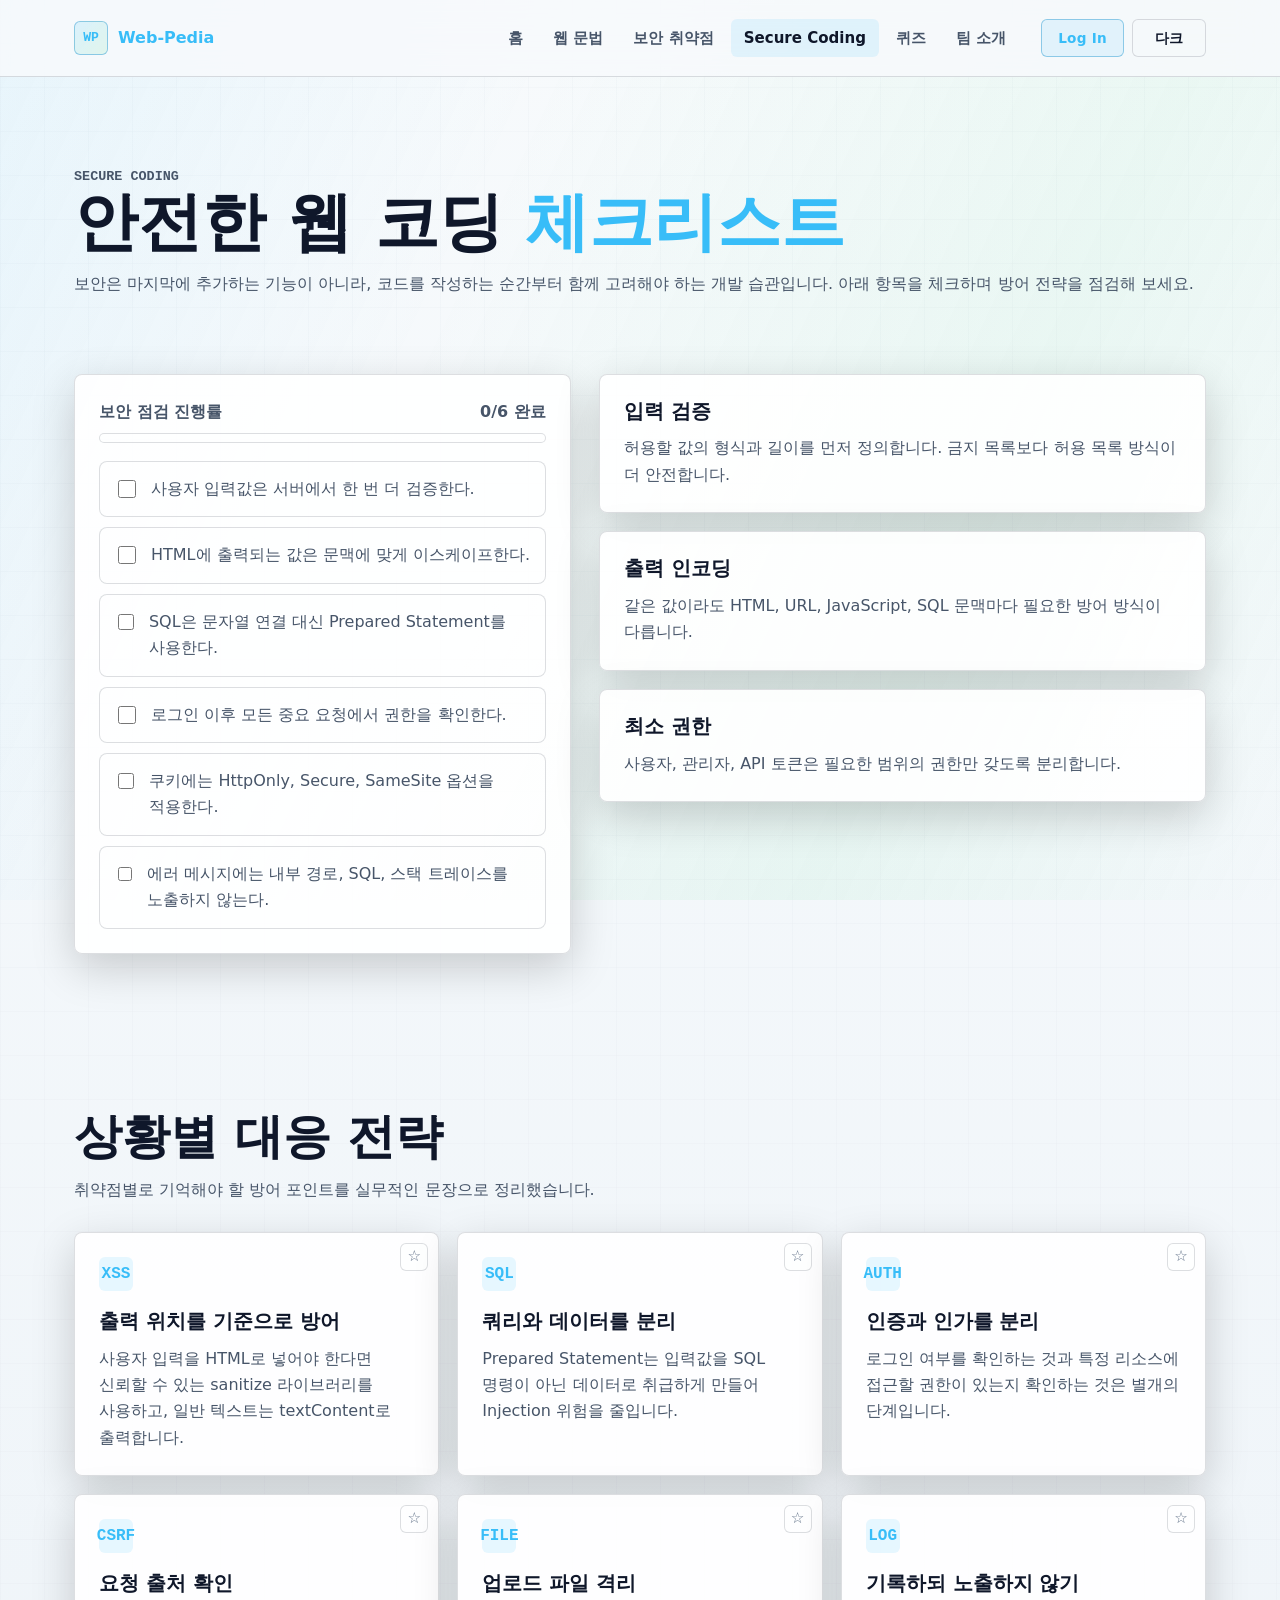
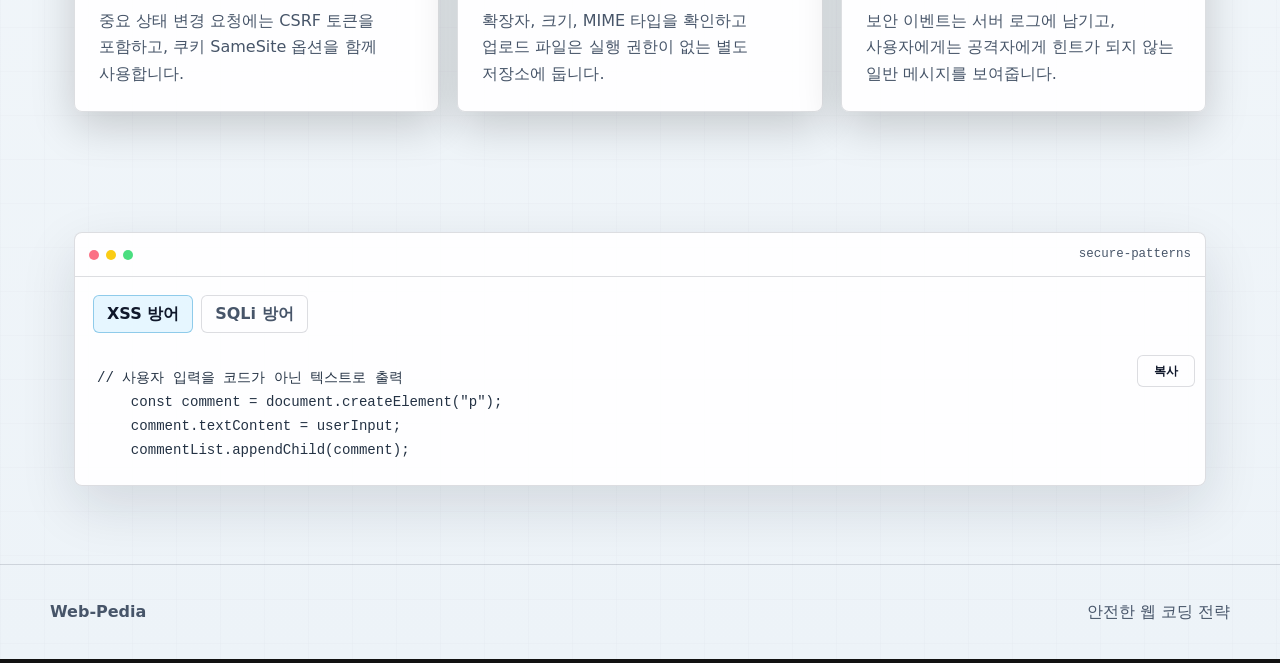
<file: secure-coding.html>
<!doctype html>
<html lang="ko">
  <head>
    <meta charset="UTF-8" />
    <meta name="viewport" content="width=device-width, initial-scale=1.0" />
    <title>Secure Coding | Web-Pedia</title>
    <meta
      name="description"
      content="웹 해킹을 방어하기 위한 입력 검증, 출력 인코딩, 인증/인가, 보안 헤더 등 안전한 웹 코딩 전략을 정리합니다."
    />
    <meta name="fav-source" content="secure-coding" />
    <link rel="stylesheet" href="style.css" />
    <script src="main.js" defer></script>
  </head>
  <body>
    <header class="site-header">
      <nav class="nav-shell" aria-label="주요 메뉴">
        <a class="brand" href="index.html"
          ><span class="brand-mark">WP</span
          ><span>Web-<span>Pedia</span></span></a
        >
        <ul class="nav-menu" data-nav-menu>
          <li><a href="index.html" data-nav-link>홈</a></li>
          <li><a href="grammar.html" data-nav-link>웹 문법</a></li>
          <li><a href="security.html" data-nav-link>보안 취약점</a></li>
          <li><a href="secure-coding.html" data-nav-link>Secure Coding</a></li>
          <li><a href="quiz.html" data-nav-link>퀴즈</a></li>
          <li><a href="team.html" data-nav-link>팀 소개</a></li>
        </ul>
        <div class="nav-actions">
          <button class="theme-toggle" type="button" data-theme-toggle>
            라이트
          </button>
          <button
            class="menu-toggle"
            type="button"
            data-menu-toggle
            aria-expanded="false"
          >
            메뉴
          </button>
        </div>
      </nav>
    </header>

    <main class="page">
      <section class="page-hero reveal">
        <p class="crumb">SECURE CODING</p>
        <h1>안전한 웹 코딩 <span>체크리스트</span></h1>
        <p>
          보안은 마지막에 추가하는 기능이 아니라, 코드를 작성하는 순간부터 함께
          고려해야 하는 개발 습관입니다. 아래 항목을 체크하며 방어 전략을 점검해
          보세요.
        </p>
      </section>

      <section class="section compact">
        <div class="split">
          <article class="card reveal">
            <div class="progress-shell">
              <div class="progress-label">
                <span>보안 점검 진행률</span>
                <span data-progress-label="secure">0/0 완료</span>
              </div>
              <div class="progress-track" aria-hidden="true">
                <div class="progress-bar" data-progress-bar="secure"></div>
              </div>
            </div>
            <div class="checklist" data-checklist="secure">
              <label class="check-item">
                <input type="checkbox" />
                <span>사용자 입력값은 서버에서 한 번 더 검증한다.</span>
              </label>
              <label class="check-item">
                <input type="checkbox" />
                <span>HTML에 출력되는 값은 문맥에 맞게 이스케이프한다.</span>
              </label>
              <label class="check-item">
                <input type="checkbox" />
                <span
                  >SQL은 문자열 연결 대신 Prepared Statement를 사용한다.</span
                >
              </label>
              <label class="check-item">
                <input type="checkbox" />
                <span>로그인 이후 모든 중요 요청에서 권한을 확인한다.</span>
              </label>
              <label class="check-item">
                <input type="checkbox" />
                <span
                  >쿠키에는 HttpOnly, Secure, SameSite 옵션을 적용한다.</span
                >
              </label>
              <label class="check-item">
                <input type="checkbox" />
                <span
                  >에러 메시지에는 내부 경로, SQL, 스택 트레이스를 노출하지
                  않는다.</span
                >
              </label>
            </div>
          </article>

          <div class="grid">
            <article class="card reveal">
              <h3>입력 검증</h3>
              <p>
                허용할 값의 형식과 길이를 먼저 정의합니다. 금지 목록보다 허용
                목록 방식이 더 안전합니다.
              </p>
            </article>
            <article class="card reveal">
              <h3>출력 인코딩</h3>
              <p>
                같은 값이라도 HTML, URL, JavaScript, SQL 문맥마다 필요한 방어
                방식이 다릅니다.
              </p>
            </article>
            <article class="card reveal">
              <h3>최소 권한</h3>
              <p>
                사용자, 관리자, API 토큰은 필요한 범위의 권한만 갖도록
                분리합니다.
              </p>
            </article>
          </div>
        </div>
      </section>

      <section class="section">
        <div class="section-title reveal">
          <h2>상황별 대응 전략</h2>
          <p>
            취약점별로 기억해야 할 방어 포인트를 실무적인 문장으로 정리했습니다.
          </p>
        </div>
        <div class="grid three">
          <article class="card reveal" data-fav-id="secure-1">
            <span class="number">XSS</span>
            <h3>출력 위치를 기준으로 방어</h3>
            <p>
              사용자 입력을 HTML로 넣어야 한다면 신뢰할 수 있는 sanitize
              라이브러리를 사용하고, 일반 텍스트는 textContent로 출력합니다.
            </p>
          </article>
          <article class="card reveal" data-fav-id="secure-2">
            <span class="number">SQL</span>
            <h3>쿼리와 데이터를 분리</h3>
            <p>
              Prepared Statement는 입력값을 SQL 명령이 아닌 데이터로 취급하게
              만들어 Injection 위험을 줄입니다.
            </p>
          </article>
          <article class="card reveal" data-fav-id="secure-3">
            <span class="number">AUTH</span>
            <h3>인증과 인가를 분리</h3>
            <p>
              로그인 여부를 확인하는 것과 특정 리소스에 접근할 권한이 있는지
              확인하는 것은 별개의 단계입니다.
            </p>
          </article>
          <article class="card reveal" data-fav-id="secure-4">
            <span class="number">CSRF</span>
            <h3>요청 출처 확인</h3>
            <p>
              중요 상태 변경 요청에는 CSRF 토큰을 포함하고, 쿠키 SameSite 옵션을
              함께 사용합니다.
            </p>
          </article>
          <article class="card reveal" data-fav-id="secure-5">
            <span class="number">FILE</span>
            <h3>업로드 파일 격리</h3>
            <p>
              확장자, 크기, MIME 타입을 확인하고 업로드 파일은 실행 권한이 없는
              별도 저장소에 둡니다.
            </p>
          </article>
          <article class="card reveal" data-fav-id="secure-6">
            <span class="number">LOG</span>
            <h3>기록하되 노출하지 않기</h3>
            <p>
              보안 이벤트는 서버 로그에 남기고, 사용자에게는 공격자에게 힌트가
              되지 않는 일반 메시지를 보여줍니다.
            </p>
          </article>
        </div>
      </section>

      <section class="section compact">
        <div class="lab-panel reveal" data-code-tabs>
          <div class="panel-topbar">
            <div class="traffic" aria-hidden="true">
              <span></span><span></span><span></span>
            </div>
            <span>secure-patterns</span>
          </div>
          <div class="code-tabs" style="padding: 18px 18px 0">
            <button class="code-tab active" type="button" data-code-tab="xss">
              XSS 방어
            </button>
            <button class="code-tab" type="button" data-code-tab="sql">
              SQLi 방어
            </button>
          </div>
          <div class="code-panel active" data-code-panel="xss">
            <button
              class="copy-button"
              type="button"
              data-copy-target="#secure-xss-code"
            >
              복사
            </button>
            <pre
              class="code-window"
            ><code id="secure-xss-code">// 사용자 입력을 코드가 아닌 텍스트로 출력
    const comment = document.createElement("p");
    comment.textContent = userInput;
    commentList.appendChild(comment);</code></pre>
          </div>
          <div class="code-panel" data-code-panel="sql">
            <button
              class="copy-button"
              type="button"
              data-copy-target="#secure-sql-code"
            >
              복사
            </button>
            <pre
              class="code-window"
            ><code id="secure-sql-code">// 예시: 입력값을 파라미터로 전달
    const sql = "SELECT * FROM users WHERE email = ?";
    db.query(sql, [email]);</code></pre>
          </div>
        </div>
      </section>
    </main>

    <footer class="footer">
      <div class="footer-inner">
        <strong>Web-Pedia</strong>
        <span>안전한 웹 코딩 전략</span>
      </div>
    </footer>

    <button
      class="back-to-top"
      type="button"
      data-back-to-top
      aria-label="맨 위로 이동"
    >
      TOP
    </button>
  </body>
</html>
</file>
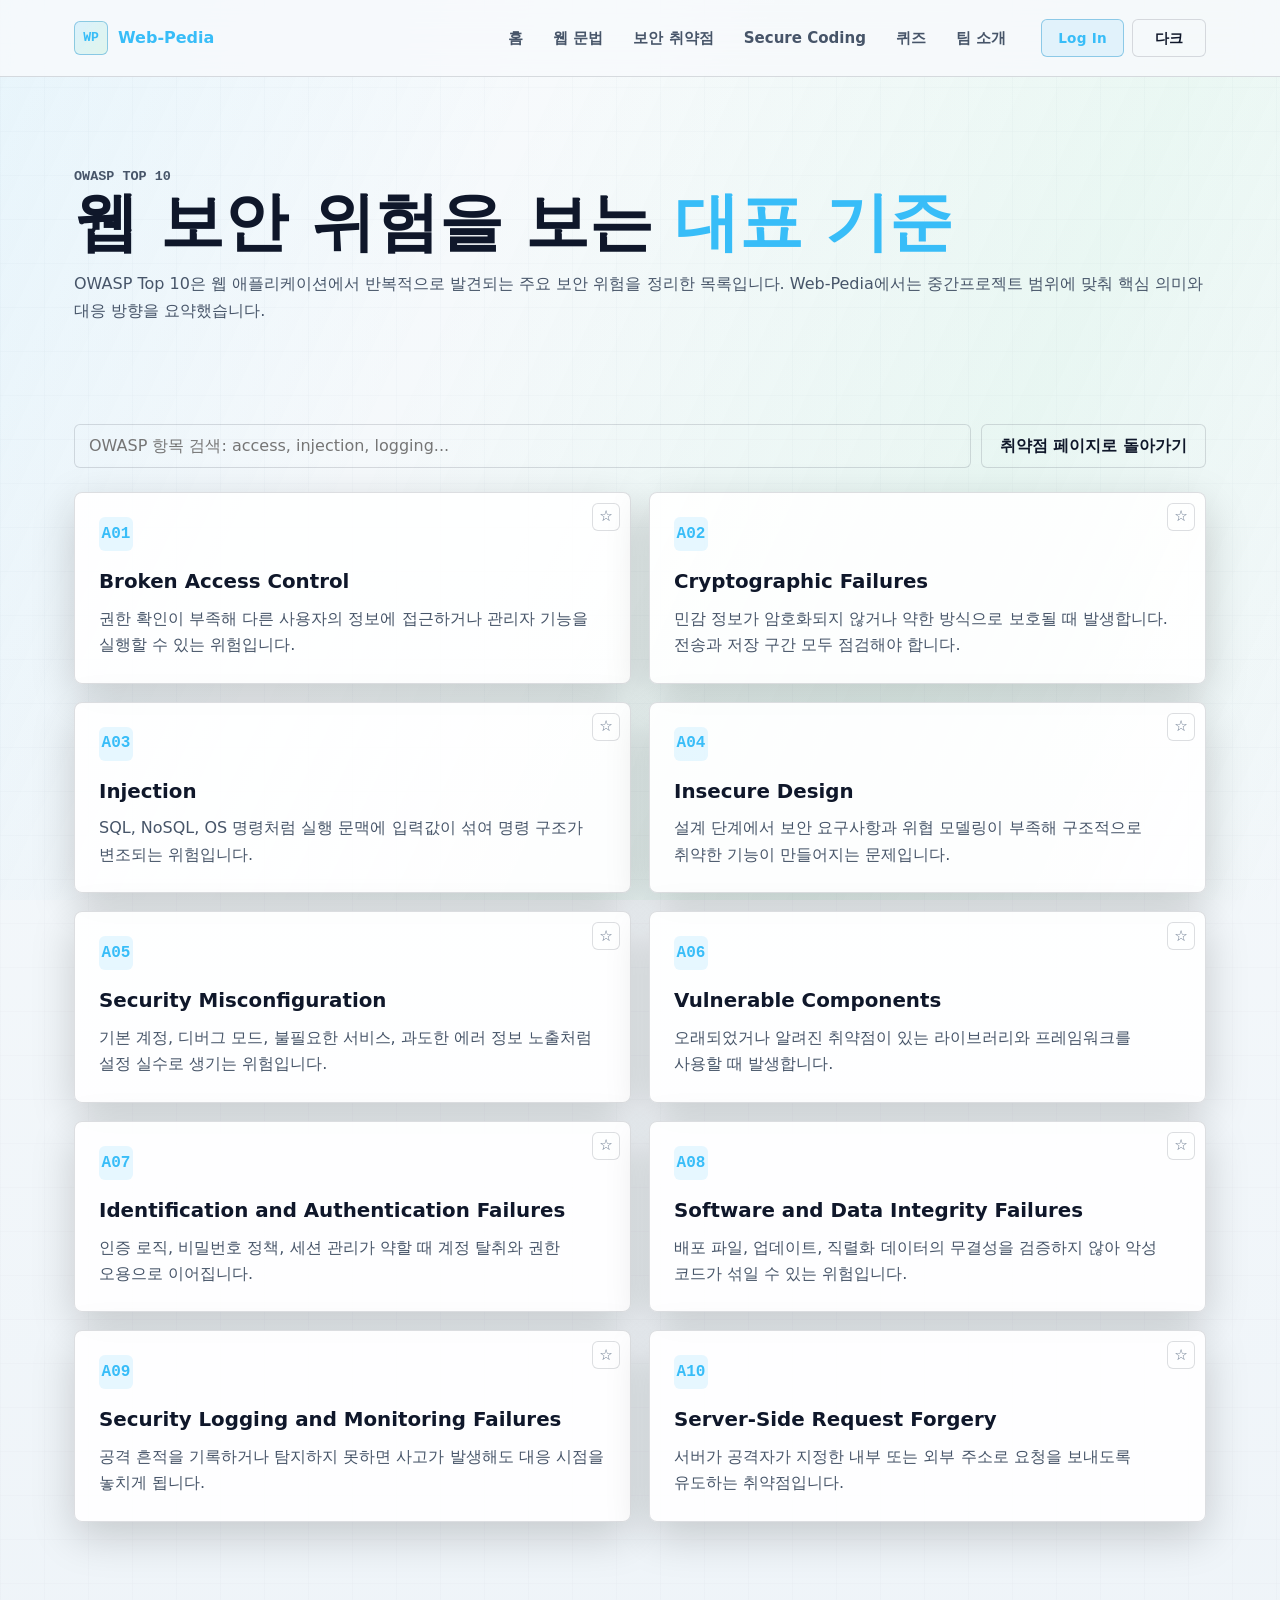
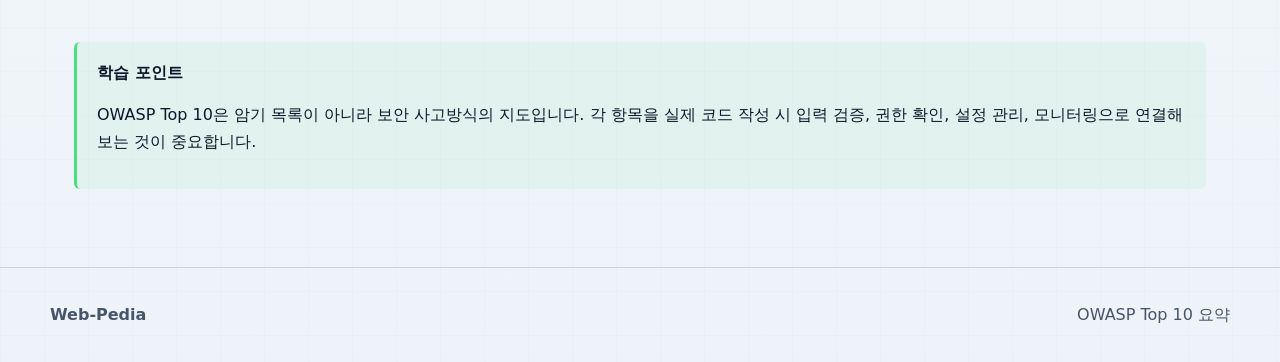
<file: security-OWASP.html>
<!doctype html>
<html lang="ko">
  <head>
    <meta charset="UTF-8" />
    <meta name="viewport" content="width=device-width, initial-scale=1.0" />
    <title>OWASP Top 10 | Web-Pedia</title>
    <meta
      name="description"
      content="OWASP Top 10을 기반으로 웹 애플리케이션에서 자주 발생하는 보안 위험을 요약합니다."
    />
    <meta name="fav-source" content="owasp" />
    <link rel="stylesheet" href="style.css" />
    <script src="main.js" defer></script>
  </head>
  <body>
    <header class="site-header">
      <nav class="nav-shell" aria-label="주요 메뉴">
        <a class="brand" href="index.html"
          ><span class="brand-mark">WP</span
          ><span>Web-<span>Pedia</span></span></a
        >
        <ul class="nav-menu" data-nav-menu>
          <li><a href="index.html" data-nav-link>홈</a></li>
          <li><a href="grammar.html" data-nav-link>웹 문법</a></li>
          <li><a href="security.html" data-nav-link>보안 취약점</a></li>
          <li><a href="secure-coding.html" data-nav-link>Secure Coding</a></li>
          <li><a href="quiz.html" data-nav-link>퀴즈</a></li>
          <li><a href="team.html" data-nav-link>팀 소개</a></li>
        </ul>
        <div class="nav-actions">
          <button class="theme-toggle" type="button" data-theme-toggle>
            라이트
          </button>
          <button
            class="menu-toggle"
            type="button"
            data-menu-toggle
            aria-expanded="false"
          >
            메뉴
          </button>
        </div>
      </nav>
    </header>

    <main class="page">
      <section class="page-hero reveal">
        <p class="crumb">OWASP TOP 10</p>
        <h1>웹 보안 위험을 보는 <span>대표 기준</span></h1>
        <p>
          OWASP Top 10은 웹 애플리케이션에서 반복적으로 발견되는 주요 보안
          위험을 정리한 목록입니다. Web-Pedia에서는 중간프로젝트 범위에 맞춰
          핵심 의미와 대응 방향을 요약했습니다.
        </p>
      </section>

      <section class="section compact">
        <div class="toolbar reveal">
          <input
            class="search-box"
            type="search"
            placeholder="OWASP 항목 검색: access, injection, logging..."
            data-search="owasp"
            aria-label="OWASP 항목 검색"
          />
          <a class="button secondary" href="security.html"
            >취약점 페이지로 돌아가기</a
          >
        </div>

        <div class="grid two">
          <article
            data-fav-id="owasp-1"
            class="card search-item reveal"
            data-search-item="owasp"
          >
            <span class="number">A01</span>
            <h3>Broken Access Control</h3>
            <p>
              권한 확인이 부족해 다른 사용자의 정보에 접근하거나 관리자 기능을
              실행할 수 있는 위험입니다.
            </p>
          </article>
          <article
            data-fav-id="owasp-2"
            class="card search-item reveal"
            data-search-item="owasp"
          >
            <span class="number">A02</span>
            <h3>Cryptographic Failures</h3>
            <p>
              민감 정보가 암호화되지 않거나 약한 방식으로 보호될 때 발생합니다.
              전송과 저장 구간 모두 점검해야 합니다.
            </p>
          </article>
          <article
            data-fav-id="owasp-3"
            class="card search-item reveal"
            data-search-item="owasp"
          >
            <span class="number">A03</span>
            <h3>Injection</h3>
            <p>
              SQL, NoSQL, OS 명령처럼 실행 문맥에 입력값이 섞여 명령 구조가
              변조되는 위험입니다.
            </p>
          </article>
          <article
            data-fav-id="owasp-4"
            class="card search-item reveal"
            data-search-item="owasp"
          >
            <span class="number">A04</span>
            <h3>Insecure Design</h3>
            <p>
              설계 단계에서 보안 요구사항과 위협 모델링이 부족해 구조적으로
              취약한 기능이 만들어지는 문제입니다.
            </p>
          </article>
          <article
            data-fav-id="owasp-5"
            class="card search-item reveal"
            data-search-item="owasp"
          >
            <span class="number">A05</span>
            <h3>Security Misconfiguration</h3>
            <p>
              기본 계정, 디버그 모드, 불필요한 서비스, 과도한 에러 정보 노출처럼
              설정 실수로 생기는 위험입니다.
            </p>
          </article>
          <article
            data-fav-id="owasp-6"
            class="card search-item reveal"
            data-search-item="owasp"
          >
            <span class="number">A06</span>
            <h3>Vulnerable Components</h3>
            <p>
              오래되었거나 알려진 취약점이 있는 라이브러리와 프레임워크를 사용할
              때 발생합니다.
            </p>
          </article>
          <article
            data-fav-id="owasp-7"
            class="card search-item reveal"
            data-search-item="owasp"
          >
            <span class="number">A07</span>
            <h3>Identification and Authentication Failures</h3>
            <p>
              인증 로직, 비밀번호 정책, 세션 관리가 약할 때 계정 탈취와 권한
              오용으로 이어집니다.
            </p>
          </article>
          <article
            data-fav-id="owasp-8"
            class="card search-item reveal"
            data-search-item="owasp"
          >
            <span class="number">A08</span>
            <h3>Software and Data Integrity Failures</h3>
            <p>
              배포 파일, 업데이트, 직렬화 데이터의 무결성을 검증하지 않아 악성
              코드가 섞일 수 있는 위험입니다.
            </p>
          </article>
          <article
            data-fav-id="owasp-9"
            class="card search-item reveal"
            data-search-item="owasp"
          >
            <span class="number">A09</span>
            <h3>Security Logging and Monitoring Failures</h3>
            <p>
              공격 흔적을 기록하거나 탐지하지 못하면 사고가 발생해도 대응 시점을
              놓치게 됩니다.
            </p>
          </article>
          <article
            data-fav-id="owasp-10"
            class="card search-item reveal"
            data-search-item="owasp"
          >
            <span class="number">A10</span>
            <h3>Server-Side Request Forgery</h3>
            <p>
              서버가 공격자가 지정한 내부 또는 외부 주소로 요청을 보내도록
              유도하는 취약점입니다.
            </p>
          </article>
        </div>
      </section>

      <section class="section compact">
        <div class="callout reveal">
          <strong>학습 포인트</strong>
          <p>
            OWASP Top 10은 암기 목록이 아니라 보안 사고방식의 지도입니다. 각
            항목을 실제 코드 작성 시 입력 검증, 권한 확인, 설정 관리,
            모니터링으로 연결해 보는 것이 중요합니다.
          </p>
        </div>
      </section>
    </main>

    <footer class="footer">
      <div class="footer-inner">
        <strong>Web-Pedia</strong>
        <span>OWASP Top 10 요약</span>
      </div>
    </footer>

    <button
      class="back-to-top"
      type="button"
      data-back-to-top
      aria-label="맨 위로 이동"
    >
      TOP
    </button>
  </body>
</html>
</file>
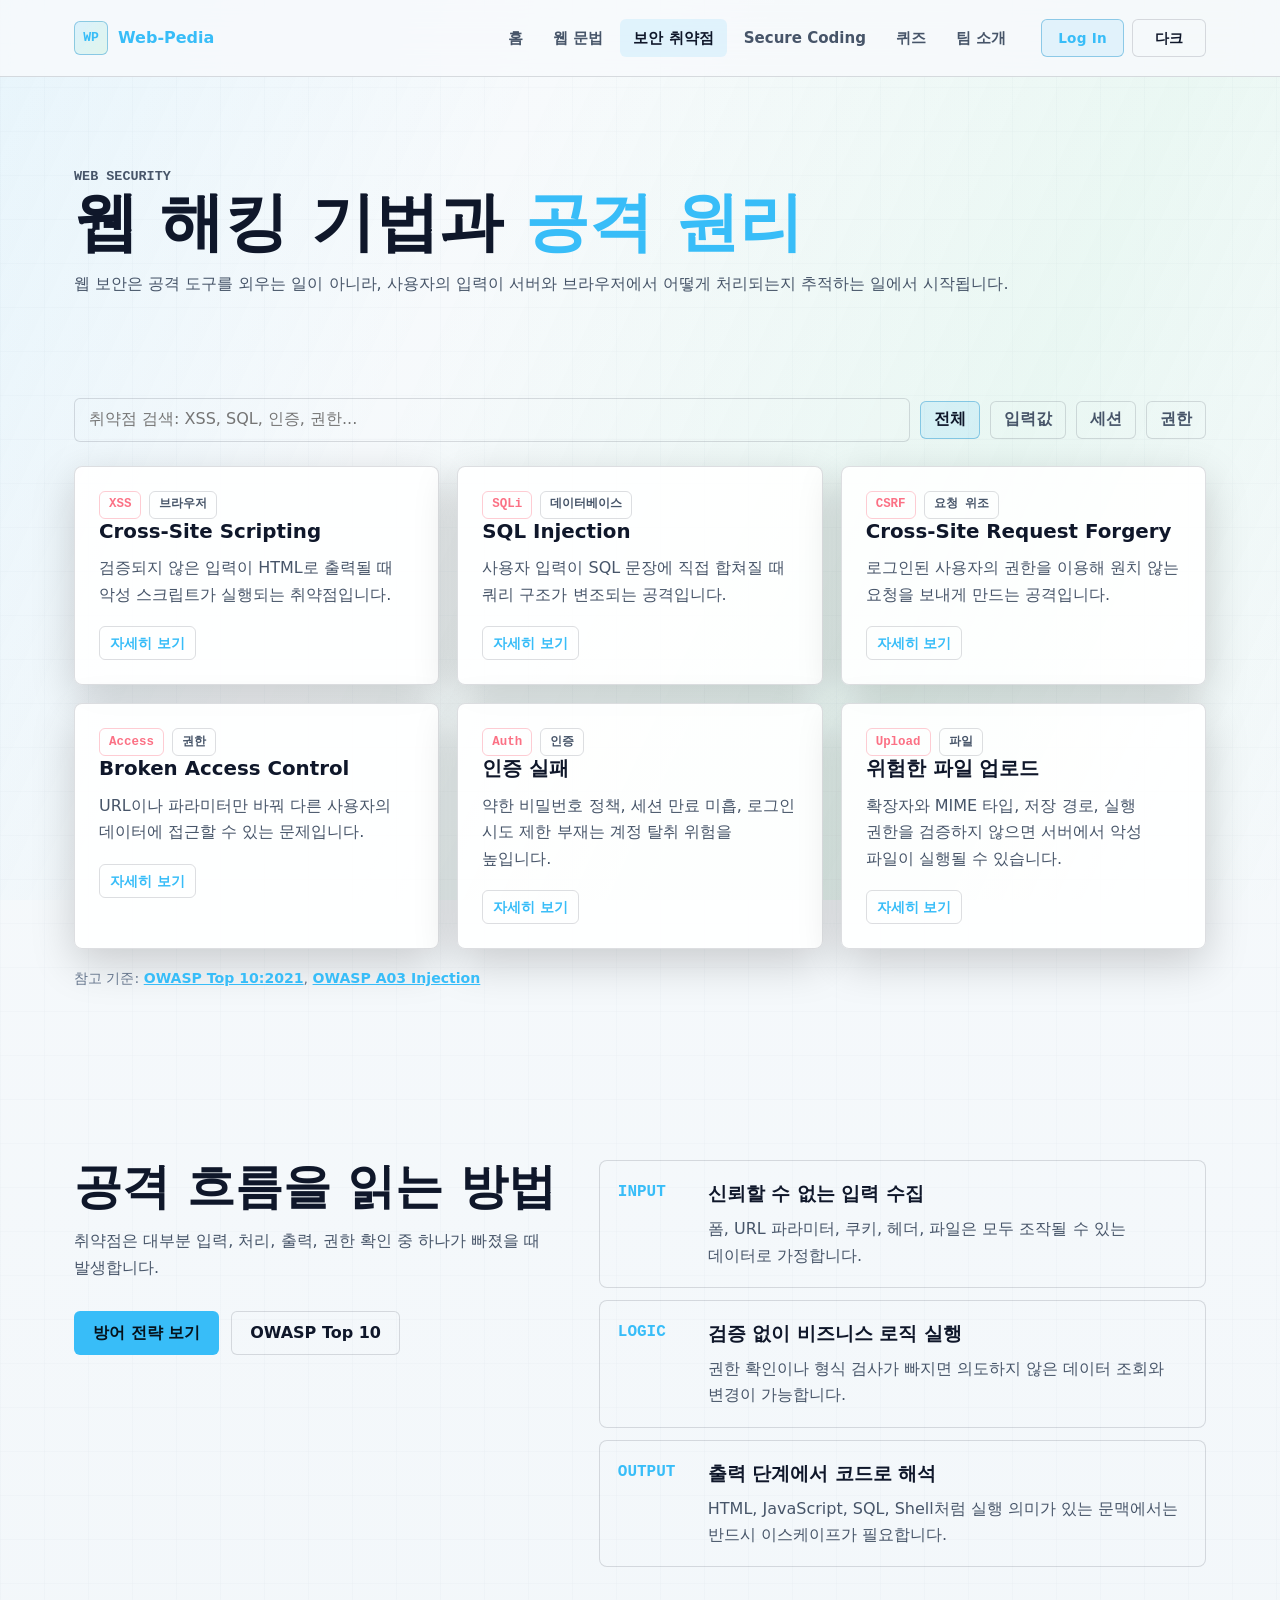
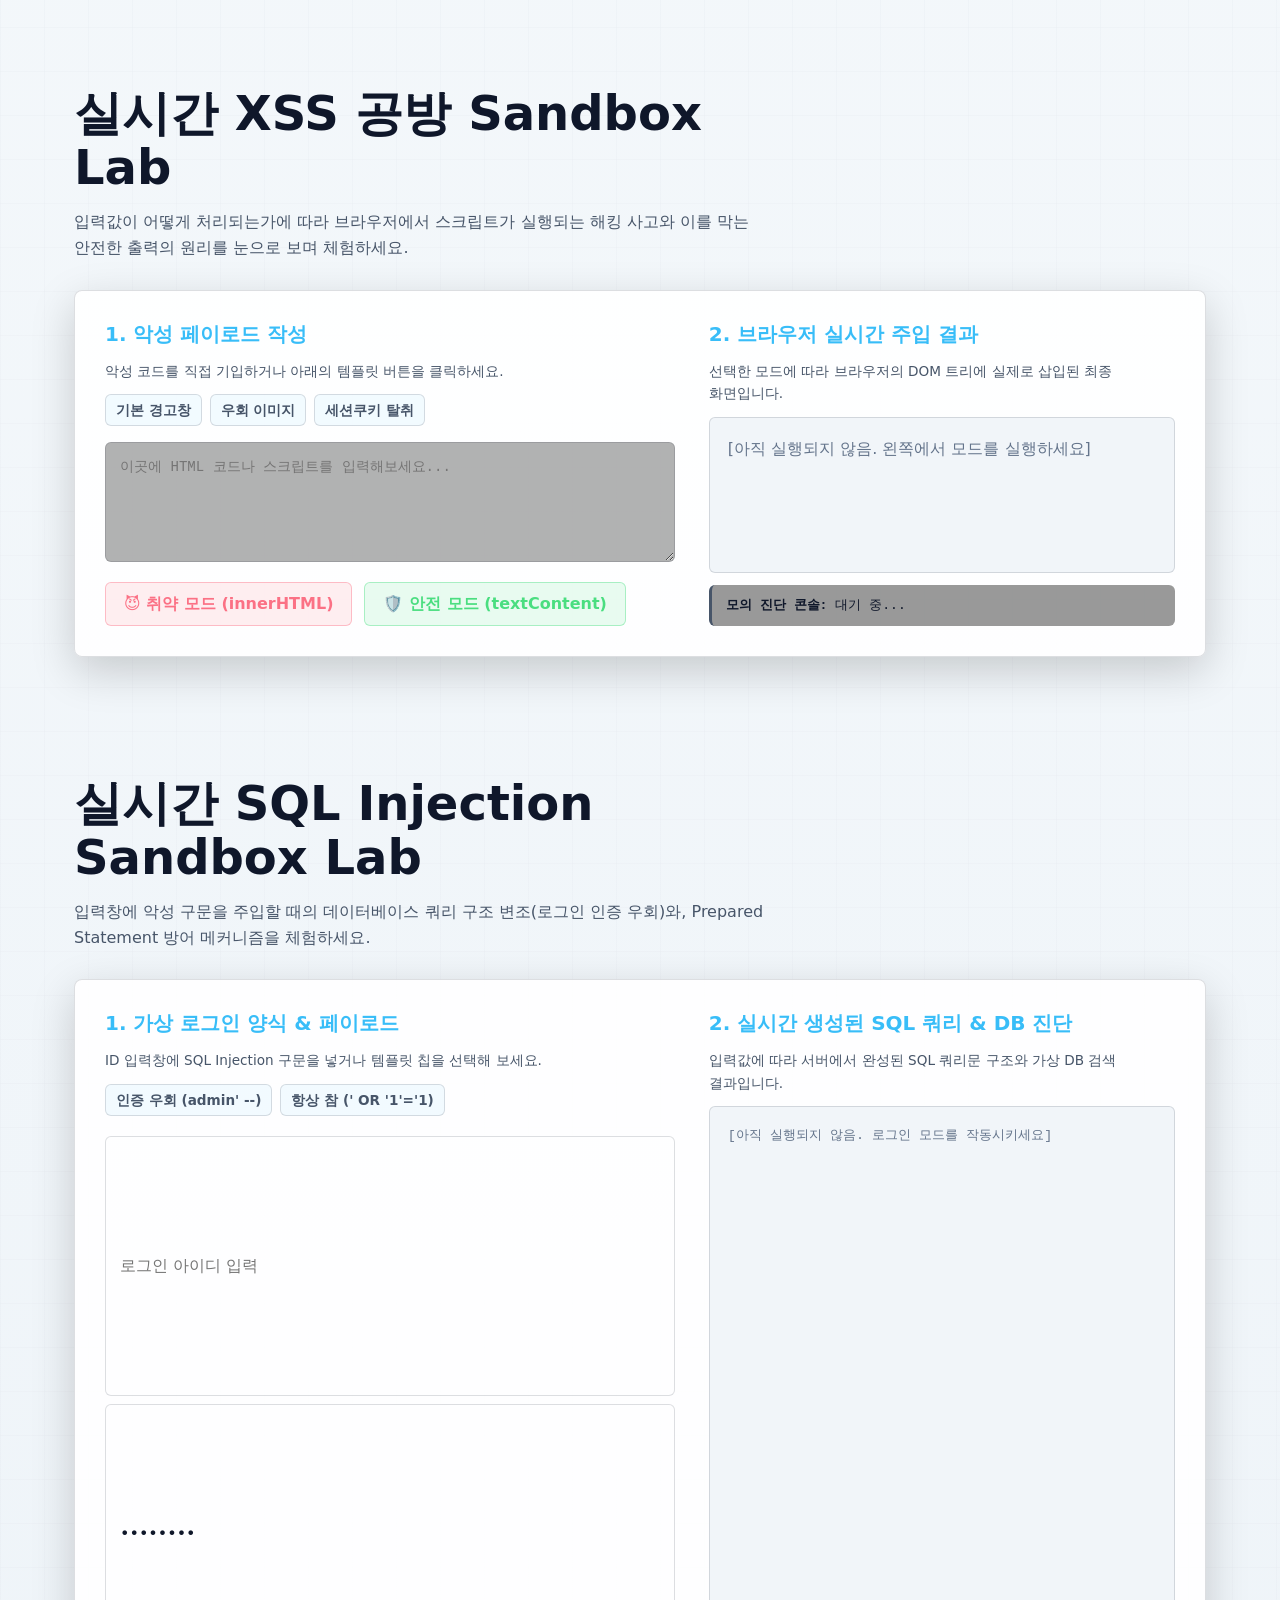
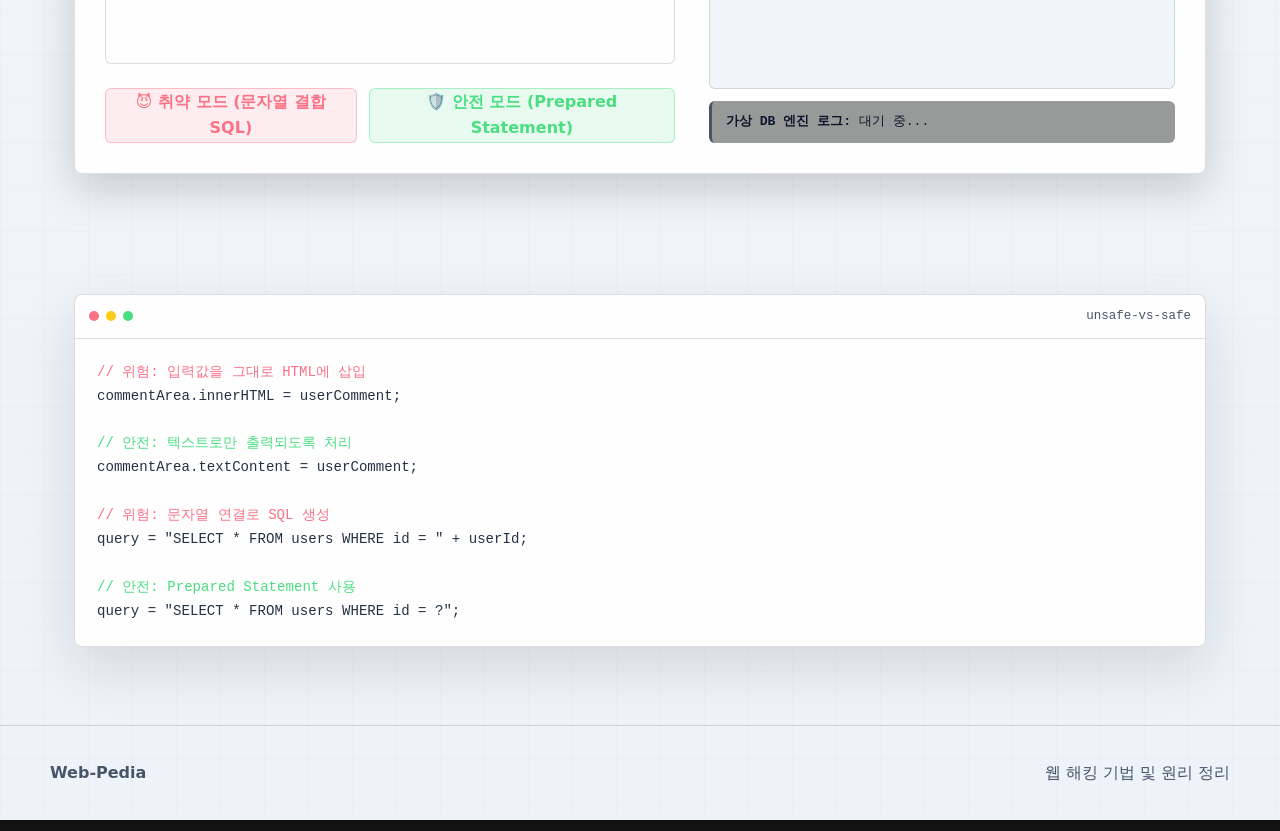
<file: security.html>
<!doctype html>
<html lang="ko">
  <head>
    <meta charset="UTF-8" />
    <meta name="viewport" content="width=device-width, initial-scale=1.0" />
    <title>보안 취약점 | Web-Pedia</title>
    <meta
      name="description"
      content="XSS, SQL Injection, CSRF 등 대표적인 웹 보안 취약점의 원리와 방어 전략을 소개합니다."
    />
    <meta name="fav-source" content="security" />
    <link rel="stylesheet" href="style.css" />
    <script src="main.js" defer></script>
  </head>
  <body>
    <header class="site-header">
      <nav class="nav-shell" aria-label="주요 메뉴">
        <a class="brand" href="index.html"
          ><span class="brand-mark">WP</span
          ><span>Web-<span>Pedia</span></span></a
        >
        <ul class="nav-menu" data-nav-menu>
          <li><a href="index.html" data-nav-link>홈</a></li>
          <li><a href="grammar.html" data-nav-link>웹 문법</a></li>
          <li><a href="security.html" data-nav-link>보안 취약점</a></li>
          <li><a href="secure-coding.html" data-nav-link>Secure Coding</a></li>
          <li><a href="quiz.html" data-nav-link>퀴즈</a></li>
          <li><a href="team.html" data-nav-link>팀 소개</a></li>
        </ul>
        <div class="nav-actions">
          <button class="theme-toggle" type="button" data-theme-toggle>
            라이트
          </button>
          <button
            class="menu-toggle"
            type="button"
            data-menu-toggle
            aria-expanded="false"
          >
            메뉴
          </button>
        </div>
      </nav>
    </header>

    <main class="page">
      <section class="page-hero reveal">
        <p class="crumb">WEB SECURITY</p>
        <h1>웹 해킹 기법과 <span>공격 원리</span></h1>
        <p>
          웹 보안은 공격 도구를 외우는 일이 아니라, 사용자의 입력이 서버와
          브라우저에서 어떻게 처리되는지 추적하는 일에서 시작됩니다.
        </p>
      </section>

      <section class="section compact">
        <div class="toolbar reveal" data-filter-group="security">
          <input
            class="search-box"
            type="search"
            placeholder="취약점 검색: XSS, SQL, 인증, 권한..."
            data-search="security"
            aria-label="보안 취약점 검색"
          />
          <button class="filter-button active" type="button" data-filter="all">
            전체
          </button>
          <button class="filter-button" type="button" data-filter="input">
            입력값
          </button>
          <button class="filter-button" type="button" data-filter="session">
            세션
          </button>
          <button class="filter-button" type="button" data-filter="access">
            권한
          </button>
        </div>

        <div class="grid three">
          <details
            data-fav-id="security-1"
            class="card term learn-card filter-card search-item reveal"
            data-filter-card="security"
            data-category="input"
            data-search-item="security"
          >
            <summary>
              <div class="tag-row">
                <span class="tag warn">XSS</span
                ><span class="tag">브라우저</span>
              </div>
              <h3>Cross-Site Scripting</h3>
              <p>
                검증되지 않은 입력이 HTML로 출력될 때 악성 스크립트가 실행되는
                취약점입니다.
              </p>
            </summary>
            <div class="detail-panel">
              <h4>공격 원리</h4>
              <p>
                댓글, 검색어, 프로필 이름 같은 입력값이 HTML로 해석되면 공격자가
                작성한 script가 다른 사용자의 브라우저에서 실행될 수 있습니다.
              </p>
              <pre><code>// 위험
result.innerHTML = userInput;

// 방어
result.textContent = userInput;</code></pre>
              <p>
                대응: 출력 인코딩, HTML sanitize, Content Security Policy, 쿠키
                HttpOnly 설정.
              </p>
            </div>
          </details>
          <details
            data-fav-id="security-2"
            class="card term learn-card filter-card search-item reveal"
            data-filter-card="security"
            data-category="input"
            data-search-item="security"
          >
            <summary>
              <div class="tag-row">
                <span class="tag warn">SQLi</span
                ><span class="tag">데이터베이스</span>
              </div>
              <h3>SQL Injection</h3>
              <p>
                사용자 입력이 SQL 문장에 직접 합쳐질 때 쿼리 구조가 변조되는
                공격입니다.
              </p>
            </summary>
            <div class="detail-panel">
              <h4>공격 원리</h4>
              <p>
                로그인 폼의 아이디나 검색어가 SQL 문자열에 그대로 연결되면
                조건식이 변조되어 인증 우회나 데이터 유출이 발생할 수 있습니다.
              </p>
              <pre><code>// 위험
sql = "SELECT * FROM users WHERE id = '" + id + "'";

// 방어
sql = "SELECT * FROM users WHERE id = ?";
db.query(sql, [id]);</code></pre>
              <p>
                대응: Prepared Statement, 입력값 형식 검증, DB 계정 최소 권한.
              </p>
            </div>
          </details>
          <details
            data-fav-id="security-3"
            class="card term learn-card filter-card search-item reveal"
            data-filter-card="security"
            data-category="session"
            data-search-item="security"
          >
            <summary>
              <div class="tag-row">
                <span class="tag warn">CSRF</span
                ><span class="tag">요청 위조</span>
              </div>
              <h3>Cross-Site Request Forgery</h3>
              <p>
                로그인된 사용자의 권한을 이용해 원치 않는 요청을 보내게 만드는
                공격입니다.
              </p>
            </summary>
            <div class="detail-panel">
              <h4>공격 원리</h4>
              <p>
                사용자가 로그인한 상태에서 악성 페이지를 방문하면, 브라우저가
                쿠키를 자동으로 포함해 상태 변경 요청을 보낼 수 있습니다.
              </p>
              <pre><code>&lt;form action="https://site.example/delete" method="POST"&gt;
  &lt;input name="postId" value="10"&gt;
&lt;/form&gt;</code></pre>
              <p>대응: CSRF 토큰, SameSite 쿠키, 중요 요청 재인증.</p>
            </div>
          </details>
          <details
            data-fav-id="security-4"
            class="card term learn-card filter-card search-item reveal"
            data-filter-card="security"
            data-category="access"
            data-search-item="security"
          >
            <summary>
              <div class="tag-row">
                <span class="tag warn">Access</span
                ><span class="tag">권한</span>
              </div>
              <h3>Broken Access Control</h3>
              <p>
                URL이나 파라미터만 바꿔 다른 사용자의 데이터에 접근할 수 있는
                문제입니다.
              </p>
            </summary>
            <div class="detail-panel">
              <h4>공격 원리</h4>
              <p>
                서버가 “로그인했는가”만 확인하고 “이 데이터의 소유자인가”를
                확인하지 않으면 다른 사용자의 리소스를 볼 수 있습니다.
              </p>
              <pre><code>// 위험한 패턴
GET /orders/1024

// 서버에서 반드시 확인
if (order.userId !== loginUser.id) {
  return 403;
}</code></pre>
              <p>
                대응: 객체 단위 권한 확인, 관리자 기능 서버 검증, 기본 거부
                정책.
              </p>
            </div>
          </details>
          <details
            data-fav-id="security-5"
            class="card term learn-card filter-card search-item reveal"
            data-filter-card="security"
            data-category="session"
            data-search-item="security"
          >
            <summary>
              <div class="tag-row">
                <span class="tag warn">Auth</span><span class="tag">인증</span>
              </div>
              <h3>인증 실패</h3>
              <p>
                약한 비밀번호 정책, 세션 만료 미흡, 로그인 시도 제한 부재는 계정
                탈취 위험을 높입니다.
              </p>
            </summary>
            <div class="detail-panel">
              <h4>공격 원리</h4>
              <p>
                무차별 대입, 세션 고정, 예측 가능한 토큰은 공격자가 계정 접근
                권한을 얻는 통로가 됩니다.
              </p>
              <pre><code>Set-Cookie: session=...; HttpOnly; Secure; SameSite=Lax</code></pre>
              <p>
                대응: 강한 비밀번호 저장 해시, MFA, 로그인 제한, 안전한 쿠키
                옵션.
              </p>
            </div>
          </details>
          <details
            data-fav-id="security-6"
            class="card term learn-card filter-card search-item reveal"
            data-filter-card="security"
            data-category="input access"
            data-search-item="security"
          >
            <summary>
              <div class="tag-row">
                <span class="tag warn">Upload</span
                ><span class="tag">파일</span>
              </div>
              <h3>위험한 파일 업로드</h3>
              <p>
                확장자와 MIME 타입, 저장 경로, 실행 권한을 검증하지 않으면
                서버에서 악성 파일이 실행될 수 있습니다.
              </p>
            </summary>
            <div class="detail-panel">
              <h4>공격 원리</h4>
              <p>
                공격자가 스크립트 파일을 이미지처럼 업로드하고 서버가 이를 실행
                가능한 위치에 저장하면 원격 코드 실행으로 이어질 수 있습니다.
              </p>
              <pre><code>// 점검 항목
허용 확장자만 받기
파일 크기 제한
업로드 경로 실행 권한 제거
파일명 랜덤화</code></pre>
              <p>
                대응: 허용 목록 검증, 저장소 분리, 바이러스 검사, 다운로드 시
                Content-Disposition 사용.
              </p>
            </div>
          </details>
        </div>
        <p class="source-note reveal">
          참고 기준:
          <a
            href="https://owasp.org/Top10/2021/"
            target="_blank"
            rel="noreferrer"
            >OWASP Top 10:2021</a
          >,
          <a
            href="https://owasp.org/Top10/2021/A03_2021-Injection/"
            target="_blank"
            rel="noreferrer"
            >OWASP A03 Injection</a
          >
        </p>
      </section>

      <section class="section">
        <div class="split">
          <div class="section-title reveal">
            <h2>공격 흐름을 읽는 방법</h2>
            <p>
              취약점은 대부분 입력, 처리, 출력, 권한 확인 중 하나가 빠졌을 때
              발생합니다.
            </p>
            <div class="button-row">
              <a class="button primary" href="secure-coding.html"
                >방어 전략 보기</a
              >
              <a class="button secondary" href="security-OWASP.html"
                >OWASP Top 10</a
              >
            </div>
          </div>
          <div class="timeline reveal">
            <article class="timeline-item">
              <strong>INPUT</strong>
              <div>
                <h3>신뢰할 수 없는 입력 수집</h3>
                <p>
                  폼, URL 파라미터, 쿠키, 헤더, 파일은 모두 조작될 수 있는
                  데이터로 가정합니다.
                </p>
              </div>
            </article>
            <article class="timeline-item">
              <strong>LOGIC</strong>
              <div>
                <h3>검증 없이 비즈니스 로직 실행</h3>
                <p>
                  권한 확인이나 형식 검사가 빠지면 의도하지 않은 데이터 조회와
                  변경이 가능합니다.
                </p>
              </div>
            </article>
            <article class="timeline-item">
              <strong>OUTPUT</strong>
              <div>
                <h3>출력 단계에서 코드로 해석</h3>
                <p>
                  HTML, JavaScript, SQL, Shell처럼 실행 의미가 있는 문맥에서는
                  반드시 이스케이프가 필요합니다.
                </p>
              </div>
            </article>
          </div>
        </div>
      </section>

      <section class="section compact reveal" id="xss-simulator-section">
        <div class="section-title">
          <h2>실시간 XSS 공방 Sandbox Lab</h2>
          <p>
            입력값이 어떻게 처리되는가에 따라 브라우저에서 스크립트가 실행되는
            해킹 사고와 이를 막는 안전한 출력의 원리를 눈으로 보며 체험하세요.
          </p>
        </div>

        <div class="card simulator-card">
          <div class="simulator-layout">
            <!-- 왼쪽: 제어 보드 -->
            <div class="sim-control">
              <h3>1. 악성 페이로드 작성</h3>
              <p class="sim-help">
                악성 코드를 직접 기입하거나 아래의 템플릿 버튼을 클릭하세요.
              </p>

              <div class="template-row">
                <button
                  class="small-link template-btn"
                  data-template="alert"
                  type="button"
                >
                  기본 경고창
                </button>
                <button
                  class="small-link template-btn"
                  data-template="img"
                  type="button"
                >
                  우회 이미지
                </button>
                <button
                  class="small-link template-btn"
                  data-template="cookie"
                  type="button"
                >
                  세션쿠키 탈취
                </button>
              </div>

              <textarea
                class="sim-textarea"
                id="xss-input"
                aria-label="XSS 공격 쿼리 입력"
                placeholder="이곳에 HTML 코드나 스크립트를 입력해보세요..."
              ></textarea>

              <div class="sim-actions">
                <button
                  class="button button-danger"
                  id="btn-unsafe"
                  type="button"
                >
                  😈 취약 모드 (innerHTML)
                </button>
                <button
                  class="button button-success"
                  id="btn-safe"
                  type="button"
                >
                  🛡️ 안전 모드 (textContent)
                </button>
              </div>
            </div>

            <!-- 오른쪽: 실시간 렌더링 결과 보드 -->
            <div class="sim-preview">
              <h3>2. 브라우저 실시간 주입 결과</h3>
              <p class="sim-help">
                선택한 모드에 따라 브라우저의 DOM 트리에 실제로 삽입된 최종
                화면입니다.
              </p>

              <div class="render-output" id="xss-output-box">
                <span style="color: var(--muted-2)"
                  >[아직 실행되지 않음. 왼쪽에서 모드를 실행하세요]</span
                >
              </div>

              <div class="sim-console" id="xss-console">
                <strong>모의 진단 콘솔:</strong>
                <span id="xss-log-text">대기 중...</span>
              </div>
            </div>
          </div>
        </div>

        <!-- 가상 해킹 경고 모달 레이어 -->
        <div class="hacker-modal" id="hacker-alert" hidden>
          <div class="hacker-modal-content">
            <div class="hacker-icon">⚠️</div>
            <h3>[경고] XSS 공격 성공!</h3>
            <p>
              검증되지 않은 사용자의 입력값이 브라우저 컨텍스트에서 실행 가능한
              스크립트로 동작했습니다.
            </p>
            <p class="hacker-warn-detail">
              세션 식별자(Cookie) 강제 수집, 페이지 변조, 사용자 권한 도용이
              가능합니다.
            </p>
            <button class="button primary" id="btn-close-hacker" type="button">
              공격 분석 및 복원
            </button>
          </div>
        </div>
      </section>

      <section class="section compact reveal" id="sqli-simulator-section">
        <div class="section-title">
          <h2>실시간 SQL Injection Sandbox Lab</h2>
          <p>
            입력창에 악성 구문을 주입할 때의 데이터베이스 쿼리 구조 변조(로그인
            인증 우회)와, Prepared Statement 방어 메커니즘을 체험하세요.
          </p>
        </div>

        <div class="card simulator-card">
          <div class="simulator-layout">
            <!-- 왼쪽: 제어반 (로그인 폼) -->
            <div class="sim-control">
              <h3>1. 가상 로그인 양식 & 페이로드</h3>
              <p class="sim-help">
                ID 입력창에 SQL Injection 구문을 넣거나 템플릿 칩을 선택해
                보세요.
              </p>

              <div class="template-row">
                <button
                  class="small-link template-btn"
                  data-sqli-template="bypass"
                  type="button"
                >
                  인증 우회 (admin' --)
                </button>
                <button
                  class="small-link template-btn"
                  data-sqli-template="always"
                  type="button"
                >
                  항상 참 (' OR '1'='1)
                </button>
              </div>

              <div
                style="
                  display: flex;
                  flex-direction: column;
                  gap: 8px;
                  margin: 4px 0;
                "
              >
                <input
                  class="search-box"
                  id="sqli-id"
                  type="text"
                  placeholder="로그인 아이디 입력"
                  aria-label="로그인 아이디 입력"
                />
                <input
                  class="search-box"
                  id="sqli-pw"
                  type="password"
                  placeholder="비밀번호 입력 (SQLi 체험 시 비워두셔도 됩니다)"
                  aria-label="비밀번호 입력"
                  value="••••••••"
                  disabled
                />
              </div>

              <div class="sim-actions">
                <button
                  class="button button-danger"
                  id="btn-sqli-unsafe"
                  type="button"
                >
                  😈 취약 모드 (문자열 결합 SQL)
                </button>
                <button
                  class="button button-success"
                  id="btn-sqli-safe"
                  type="button"
                >
                  🛡️ 안전 모드 (Prepared Statement)
                </button>
              </div>
            </div>

            <!-- 오른쪽: 실시간 생성된 쿼리 및 DB 결과 보드 -->
            <div class="sim-preview">
              <h3>2. 실시간 생성된 SQL 쿼리 & DB 진단</h3>
              <p class="sim-help">
                입력값에 따라 서버에서 완성된 SQL 쿼리문 구조와 가상 DB 검색
                결과입니다.
              </p>

              <div
                class="render-output"
                id="sqli-output-box"
                style="
                  font-family: var(--mono);
                  font-size: 0.84rem;
                  line-height: 1.6;
                "
              >
                <span style="color: var(--muted-2)"
                  >[아직 실행되지 않음. 로그인 모드를 작동시키세요]</span
                >
              </div>

              <div class="sim-console" id="sqli-console">
                <strong>가상 DB 엔진 로그:</strong>
                <span id="sqli-log-text">대기 중...</span>
              </div>
            </div>
          </div>
        </div>

        <!-- 가상 DB 해킹 성공 경고 모달 -->
        <div class="hacker-modal" id="sqli-hacker-alert" hidden>
          <div
            class="hacker-modal-content"
            style="
              border-color: rgba(251, 113, 133, 0.6);
              box-shadow: 0 24px 70px rgba(251, 113, 133, 0.3);
            "
          >
            <div class="hacker-icon" style="color: var(--red)">🔓</div>
            <h3>[경고] SQL Injection 로그인 우회 성공!</h3>
            <p>
              패스워드 검증 쿼리문이 주석(<code>--</code>) 처리되거나
              조건식(<code>OR '1'='1</code>) 변조로 인해 데이터베이스 인증이
              강제 무력화되었습니다.
            </p>
            <p class="hacker-warn-detail">
              최고 관리자(admin) 계정 강제 로그인 권한 유출 및 중요 사용자 DB
              전체 조회가 완료되었습니다.
            </p>
            <button class="button primary" id="btn-close-sqli" type="button">
              취약 쿼리 분석 및 닫기
            </button>
          </div>
        </div>
      </section>

      <section class="section compact">
        <div class="lab-panel reveal">
          <div class="panel-topbar">
            <div class="traffic" aria-hidden="true">
              <span></span><span></span><span></span>
            </div>
            <span>unsafe-vs-safe</span>
          </div>
          <pre
            class="code-window"
          ><code><span class="token-warn">// 위험: 입력값을 그대로 HTML에 삽입</span>
commentArea.innerHTML = userComment;
 
<span class="token-attr">// 안전: 텍스트로만 출력되도록 처리</span>
commentArea.textContent = userComment;
 
<span class="token-warn">// 위험: 문자열 연결로 SQL 생성</span>
query = "SELECT * FROM users WHERE id = " + userId;
 
<span class="token-attr">// 안전: Prepared Statement 사용</span>
query = "SELECT * FROM users WHERE id = ?";</code></pre>
        </div>
      </section>
    </main>

    <footer class="footer">
      <div class="footer-inner">
        <strong>Web-Pedia</strong>
        <span>웹 해킹 기법 및 원리 정리</span>
      </div>
    </footer>

    <button
      class="back-to-top"
      type="button"
      data-back-to-top
      aria-label="맨 위로 이동"
    >
      TOP
    </button>
  </body>
</html>
</file>
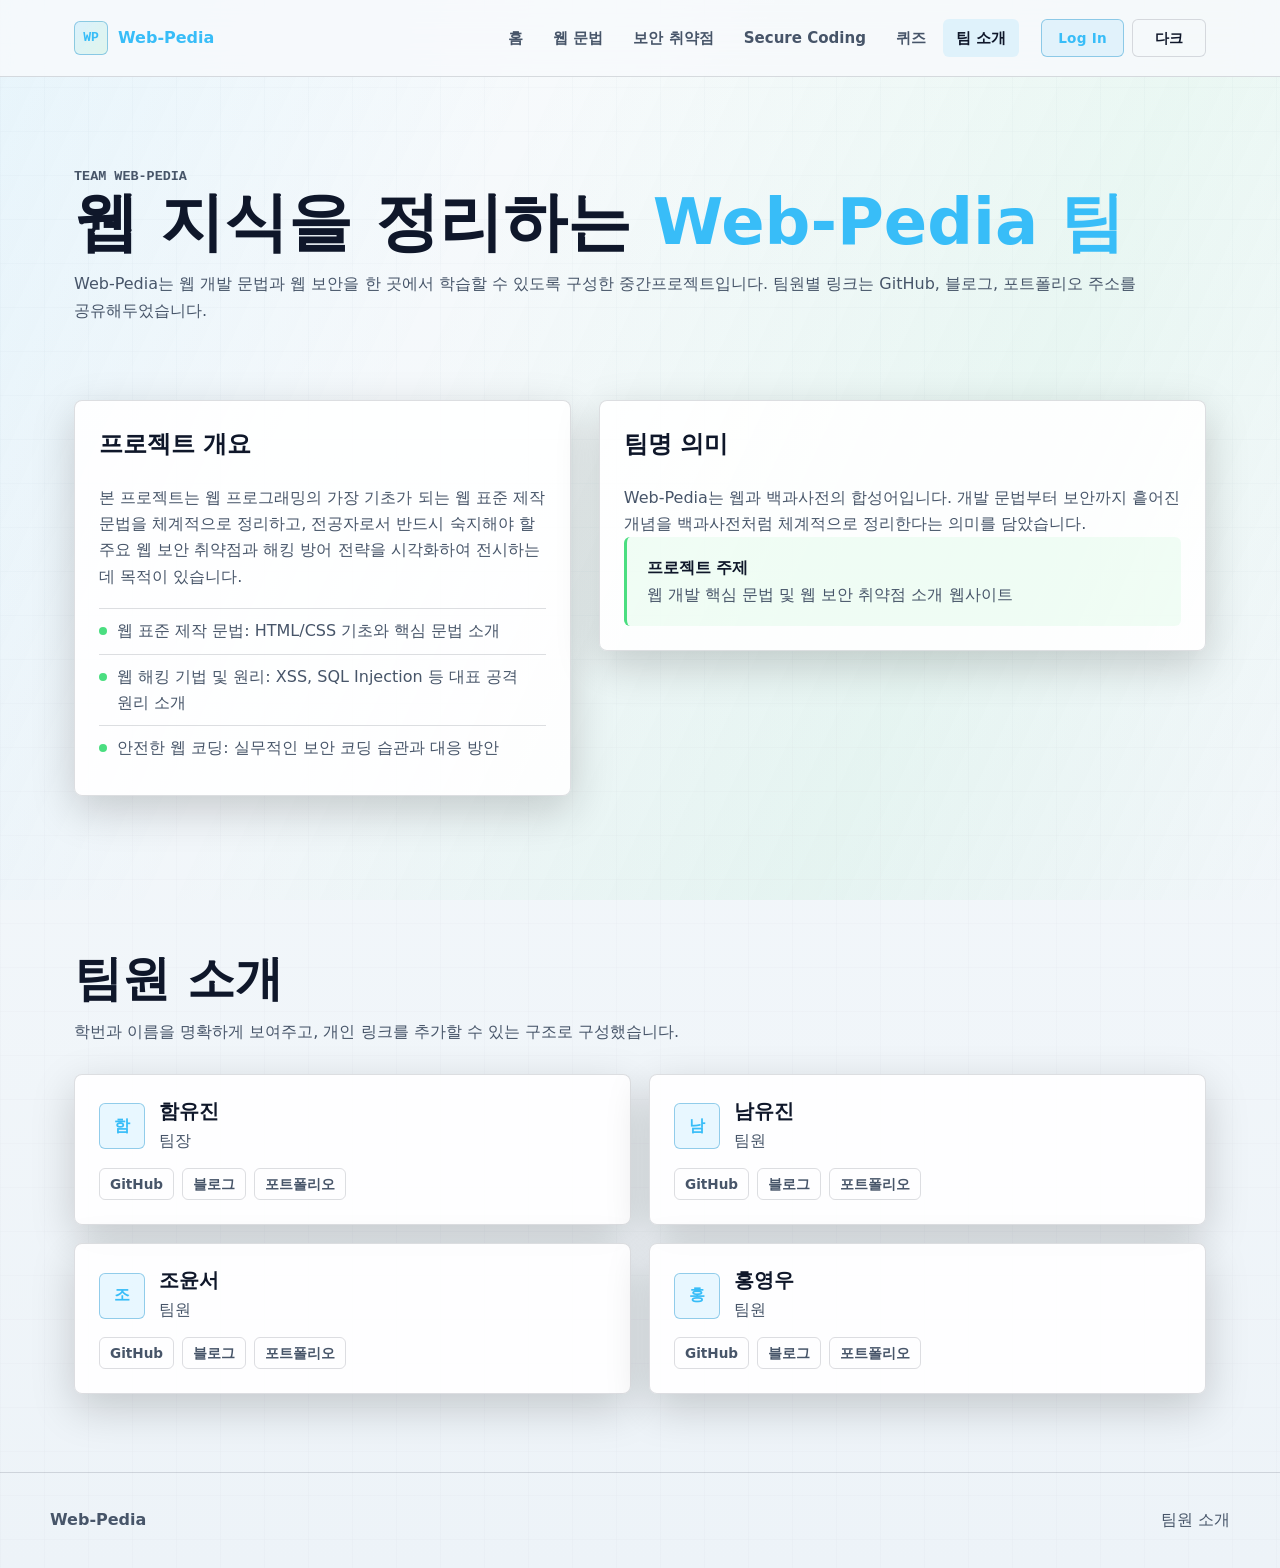
<file: team.html>
<!doctype html>
<html lang="ko">
  <head>
    <meta charset="UTF-8" />
    <meta name="viewport" content="width=device-width, initial-scale=1.0" />
    <title>팀 소개 | Web-Pedia</title>
    <meta
      name="description"
      content="Web-Pedia 프로젝트 팀원과 프로젝트 개요를 소개합니다."
    />
    <link rel="stylesheet" href="style.css" />
    <script src="main.js" defer></script>
  </head>
  <body>
    <header class="site-header">
      <nav class="nav-shell" aria-label="주요 메뉴">
        <a class="brand" href="index.html"
          ><span class="brand-mark">WP</span
          ><span>Web-<span>Pedia</span></span></a
        >
        <ul class="nav-menu" data-nav-menu>
          <li><a href="index.html" data-nav-link>홈</a></li>
          <li><a href="grammar.html" data-nav-link>웹 문법</a></li>
          <li><a href="security.html" data-nav-link>보안 취약점</a></li>
          <li><a href="secure-coding.html" data-nav-link>Secure Coding</a></li>
          <li><a href="quiz.html" data-nav-link>퀴즈</a></li>
          <li><a href="team.html" data-nav-link>팀 소개</a></li>
        </ul>
        <div class="nav-actions">
          <button class="theme-toggle" type="button" data-theme-toggle>
            라이트
          </button>
          <button
            class="menu-toggle"
            type="button"
            data-menu-toggle
            aria-expanded="false"
          >
            메뉴
          </button>
        </div>
      </nav>
    </header>

    <main class="page">
      <section class="page-hero reveal">
        <p class="crumb">TEAM WEB-PEDIA</p>
        <h1>웹 지식을 정리하는 <span>Web-Pedia 팀</span></h1>
        <p>
          Web-Pedia는 웹 개발 문법과 웹 보안을 한 곳에서 학습할 수 있도록 구성한
          중간프로젝트입니다. 팀원별 링크는 GitHub, 블로그, 포트폴리오 주소를 공유해두었습니다.
        </p>
      </section>

      <section class="section compact">
        <div class="split">
          <article class="card reveal">
            <h2 style="margin-top: 0">프로젝트 개요</h2>
            <p>
              본 프로젝트는 웹 프로그래밍의 가장 기초가 되는 웹 표준 제작 문법을
              체계적으로 정리하고, 전공자로서 반드시 숙지해야 할 주요 웹 보안
              취약점과 해킹 방어 전략을 시각화하여 전시하는 데 목적이 있습니다.
            </p>
            <ul class="card-list">
              <li>웹 표준 제작 문법: HTML/CSS 기초와 핵심 문법 소개</li>
              <li>
                웹 해킹 기법 및 원리: XSS, SQL Injection 등 대표 공격 원리 소개
              </li>
              <li>안전한 웹 코딩: 실무적인 보안 코딩 습관과 대응 방안</li>
            </ul>
          </article>
          <article class="card reveal">
            <h2 style="margin-top: 0">팀명 의미</h2>
            <p>
              Web-Pedia는 웹과 백과사전의 합성어입니다. 개발 문법부터 보안까지
              흩어진 개념을 백과사전처럼 체계적으로 정리한다는 의미를
              담았습니다.
            </p>
            <div class="callout">
              <strong>프로젝트 주제</strong>
              <p>웹 개발 핵심 문법 및 웹 보안 취약점 소개 웹사이트</p>
            </div>
          </article>
        </div>
      </section>

      <section class="section">
        <div class="section-title reveal">
          <h2>팀원 소개</h2>
          <p>
            학번과 이름을 명확하게 보여주고, 개인 링크를 추가할 수 있는 구조로
            구성했습니다.
          </p>
        </div>
        <div class="grid two" id="team-members-container">
          <!-- JavaScript에 의해 동적으로 팀원 카드가 렌더링됩니다 -->
        </div>
      </section>
    </main>

    <footer class="footer">
      <div class="footer-inner">
        <strong>Web-Pedia</strong>
        <span>팀원 소개</span>
      </div>
    </footer>

    <button
      class="back-to-top"
      type="button"
      data-back-to-top
      aria-label="맨 위로 이동"
    >
      TOP
    </button>
  </body>
</html>
</file>
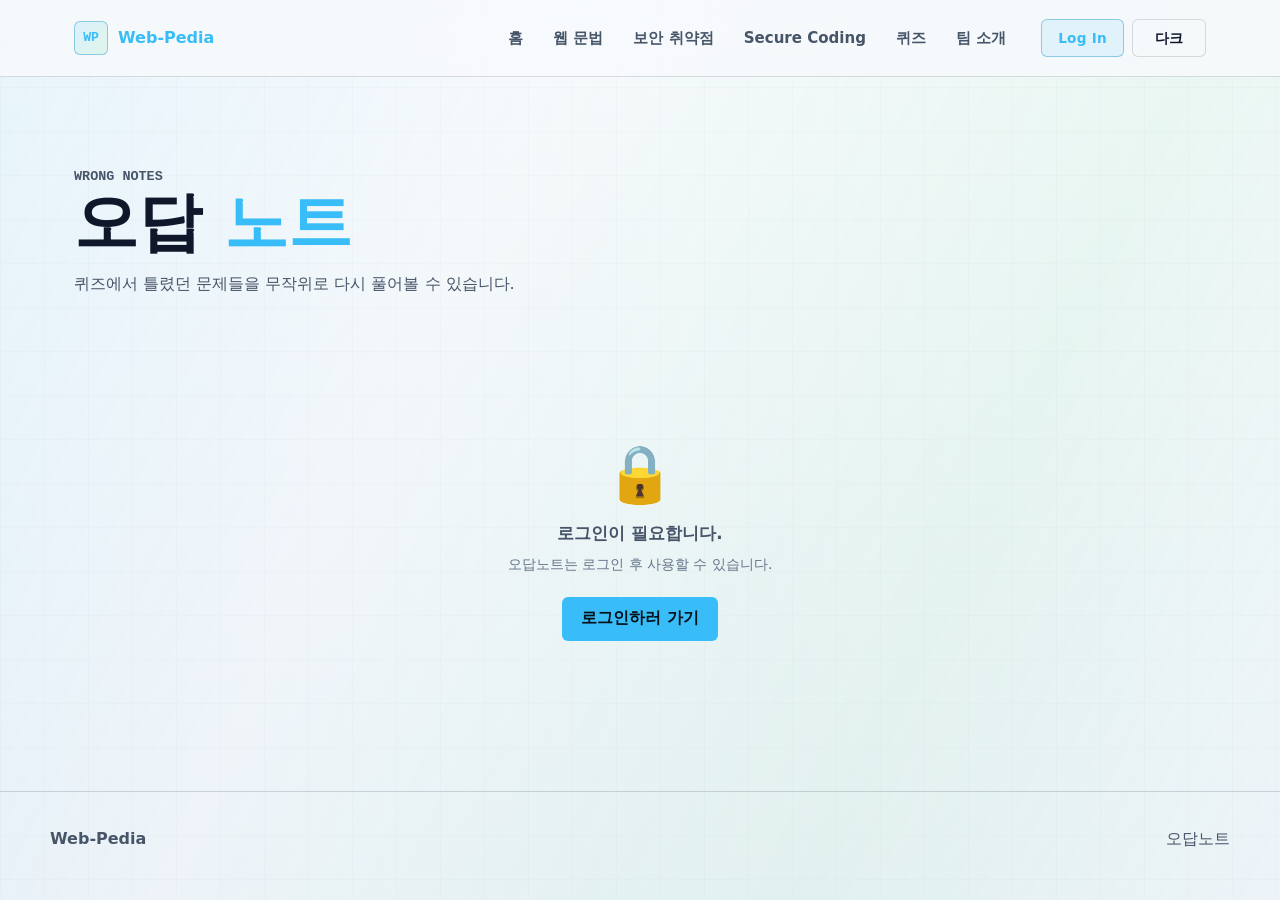
<file: wrongnotes.html>
<!doctype html>
<html lang="ko">
  <head>
    <meta charset="UTF-8" />
    <meta name="viewport" content="width=device-width, initial-scale=1.0" />
    <title>오답노트 | Web-Pedia</title>
    <meta name="description" content="퀴즈에서 틀린 문제를 다시 풀어보세요." />
    <link rel="stylesheet" href="style.css" />
    <script src="main.js" defer></script>
    <style>
      /* 오답노트 전용 스타일 */
      .wn-empty {
        text-align: center;
        padding: 72px 24px;
        color: var(--muted);
      }
      .wn-empty-icon {
        font-size: 3.5rem;
        margin-bottom: 18px;
        line-height: 1;
      }
      .wn-empty p {
        margin: 6px 0;
      }

      /* 문제 카드 */
      .wn-question {
        background: var(--card);
        border: 1px solid var(--line);
        border-radius: var(--radius);
        padding: 28px 30px;
        margin-bottom: 20px;
        box-shadow: var(--shadow);
        border-top: 4px solid var(--red);
        transition: border-color 200ms;
      }
      .wn-question.correct {
        border-top-color: var(--green);
      }
      .wn-question.wrong {
        border-top-color: var(--red);
      }

      .wn-question h3 {
        margin: 0 0 18px;
        font-size: 1.05rem;
        font-weight: 800;
        line-height: 1.45;
      }

      .wn-options {
        display: flex;
        flex-direction: column;
        gap: 10px;
        margin-bottom: 16px;
      }

      .wn-options label {
        display: flex;
        align-items: center;
        gap: 10px;
        padding: 10px 14px;
        border: 1px solid var(--line);
        border-radius: var(--radius-sm);
        cursor: pointer;
        font-size: 0.92rem;
        transition:
          background 150ms,
          border-color 150ms;
      }
      .wn-options label:hover {
        background: rgba(56, 189, 248, 0.06);
        border-color: var(--line-strong);
      }
      .wn-options label.is-correct {
        border-color: var(--green);
        background: rgba(74, 222, 128, 0.08);
      }
      .wn-options label.is-wrong {
        border-color: var(--red);
        background: rgba(251, 113, 133, 0.08);
      }

      /* 뱃지 */
      .wn-badge {
        display: inline-flex;
        align-items: center;
        gap: 5px;
        padding: 4px 10px;
        border-radius: 999px;
        font-size: 0.78rem;
        font-weight: 900;
        margin-bottom: 12px;
      }
      .wn-badge.correct {
        background: rgba(74, 222, 128, 0.15);
        color: var(--green);
      }
      .wn-badge.wrong {
        background: rgba(251, 113, 133, 0.15);
        color: var(--red);
      }

      /* 해설 박스 */
      .wn-explanation {
        margin-top: 12px;
        padding: 12px 16px;
        border-left: 3px solid var(--cyan);
        background: rgba(56, 189, 248, 0.06);
        border-radius: 0 var(--radius-sm) var(--radius-sm) 0;
        font-size: 0.88rem;
        color: var(--muted);
        line-height: 1.65;
      }

      /* 결과 바 */
      .wn-result {
        padding: 20px 24px;
        border-radius: var(--radius);
        border: 1px solid var(--line);
        background: var(--card);
        margin-bottom: 28px;
        font-size: 0.95rem;
        display: none;
      }
      .wn-result.show {
        display: block;
      }

      /* 채점 버튼 */
      .wn-submit-row {
        display: flex;
        justify-content: center;
        margin-top: 32px;
      }

      /* 번호 뱃지 */
      .wn-num {
        display: inline-flex;
        align-items: center;
        justify-content: center;
        width: 26px;
        height: 26px;
        border-radius: 50%;
        background: rgba(251, 113, 133, 0.15);
        color: var(--red);
        font-size: 0.78rem;
        font-weight: 900;
        margin-right: 8px;
        flex-shrink: 0;
      }
    </style>
  </head>
  <body>
    <header class="site-header">
      <nav class="nav-shell" aria-label="주요 메뉴">
        <a class="brand" href="index.html">
          <span class="brand-mark">WP</span>
          <span>Web-<span>Pedia</span></span>
        </a>
        <ul class="nav-menu" data-nav-menu>
          <li><a href="index.html" data-nav-link>홈</a></li>
          <li><a href="grammar.html" data-nav-link>웹 문법</a></li>
          <li><a href="security.html" data-nav-link>보안 취약점</a></li>
          <li><a href="secure-coding.html" data-nav-link>Secure Coding</a></li>
          <li><a href="quiz.html" data-nav-link>퀴즈</a></li>
          <li><a href="team.html" data-nav-link>팀 소개</a></li>
        </ul>
        <div class="nav-actions">
          <button class="theme-toggle" type="button" data-theme-toggle>
            라이트
          </button>
          <button
            class="menu-toggle"
            type="button"
            data-menu-toggle
            aria-expanded="false"
          >
            메뉴
          </button>
        </div>
      </nav>
    </header>

    <main class="page">
      <section class="page-hero reveal">
        <p class="crumb">WRONG NOTES</p>
        <h1>오답 <span>노트</span></h1>
        <p>퀴즈에서 틀렸던 문제들을 무작위로 다시 풀어볼 수 있습니다.</p>
      </section>

      <section class="section compact">
        <!-- 오답 없음 상태 -->
        <div class="wn-empty" id="wn-empty" hidden>
          <div class="wn-empty-icon">✅</div>
          <p style="font-weight: 800; font-size: 1.05rem">
            저장된 오답이 없습니다.
          </p>
          <p style="color: var(--muted-2); font-size: 0.88rem; margin-top: 4px">
            퀴즈를 먼저 풀고 돌아오세요.
          </p>
          <div
            class="button-row"
            style="justify-content: center; margin-top: 20px"
          >
            <a class="button primary" href="quiz.html">퀴즈 풀러 가기</a>
          </div>
        </div>

        <!-- 오답 문제 영역 -->
        <div id="wn-content" hidden>
          <!-- 카테고리 탭 -->
          <div
            class="fav-tab-row reveal"
            id="wn-tabs"
            style="margin-bottom: 24px"
          ></div>

          <div class="wn-result reveal" id="wn-result"></div>

          <form id="wn-form" novalidate>
            <div id="wn-questions"></div>
            <div class="wn-submit-row">
              <button class="button primary" type="submit" id="wn-submit">
                채점하기
              </button>
            </div>
          </form>

          <div
            class="button-row"
            style="justify-content: center; margin-top: 28px; gap: 12px"
            id="wn-actions"
            hidden
          >
            <button class="button secondary" type="button" id="wn-retry">
              다시 풀기
            </button>
            <a class="button secondary" href="quiz.html">퀴즈로 돌아가기</a>
          </div>
        </div>
      </section>
    </main>

    <footer class="footer">
      <div class="footer-inner">
        <strong>Web-Pedia</strong>
        <span>오답노트</span>
      </div>
    </footer>

    <button
      class="back-to-top"
      type="button"
      data-back-to-top
      aria-label="맨 위로 이동"
    >
      TOP
    </button>

    <script>
      const CAT_LABEL = {
        'html-css': 'HTML / CSS',
        hacking: '해킹 기법',
        owasp: 'OWASP',
        'secure-coding': '시큐어 코딩',
      }
      const CAT_ORDER = ['html-css', 'hacking', 'owasp', 'secure-coding']

      function escapeHtml(str) {
        return String(str)
          .replace(/&/g, '&amp;')
          .replace(/</g, '&lt;')
          .replace(/>/g, '&gt;')
          .replace(/"/g, '&quot;')
          .replace(/'/g, '&#39;')
      }

      function shuffle(arr) {
        const a = [...arr]
        for (let i = a.length - 1; i > 0; i--) {
          const j = Math.floor(Math.random() * (i + 1))
          ;[a[i], a[j]] = [a[j], a[i]]
        }
        return a
      }

      let allWrong = []
      let currentFilter = 'all'
      let currentQuestions = []

      // ── 탭 렌더 ──
      function renderTabs() {
        const tabRow = document.getElementById('wn-tabs')
        tabRow.innerHTML = ''

        // 전체 버튼
        const allBtn = document.createElement('button')
        allBtn.className =
          'fav-tab' + (currentFilter === 'all' ? ' active' : '')
        allBtn.type = 'button'
        allBtn.textContent = `전체 (${allWrong.length})`
        allBtn.addEventListener('click', () => switchTab('all'))
        tabRow.appendChild(allBtn)

        // 카테고리별 버튼 (문제 있는 것만)
        CAT_ORDER.forEach((cat) => {
          const count = allWrong.filter((q) => q.category === cat).length
          if (count === 0) return
          const btn = document.createElement('button')
          btn.className = 'fav-tab' + (currentFilter === cat ? ' active' : '')
          btn.type = 'button'
          btn.textContent = `${CAT_LABEL[cat]} (${count})`
          btn.addEventListener('click', () => switchTab(cat))
          tabRow.appendChild(btn)
        })
      }

      function switchTab(cat) {
        currentFilter = cat
        renderTabs()
        const subset =
          cat === 'all' ? allWrong : allWrong.filter((q) => q.category === cat)
        currentQuestions = shuffle(subset)
        renderQuestions(currentQuestions)
        resetForm()
      }

      // ── 문제 렌더 ──
      function renderQuestions(questions) {
        const container = document.getElementById('wn-questions')
        container.innerHTML = ''

        if (questions.length === 0) {
          container.innerHTML = `<p style="text-align:center; color:var(--muted); padding: 32px 0;">이 분야의 오답이 없습니다.</p>`
          return
        }

        questions.forEach((q, idx) => {
          const article = document.createElement('article')
          article.className = 'wn-question reveal'
          article.dataset.correct = q.correct

          const uniqueName = `wn_q_${idx}_${Date.now()}`
          article.dataset.radioName = uniqueName

          const shuffledOpts = shuffle(q.options)
          const catLabel = CAT_LABEL[q.category] || q.category || ''

          article.innerHTML = `
            <div style="margin-bottom:10px;">
              <span style="font-size:0.75rem; font-weight:900; padding:3px 9px; border-radius:999px;
                border:1px solid var(--line); color:var(--muted); font-family:var(--mono);">${escapeHtml(catLabel)}</span>
            </div>
            <h3><span class="wn-num">${idx + 1}</span>${escapeHtml(q.title)}</h3>
            <div class="wn-options">
              ${shuffledOpts
                .map(
                  (opt) => `
                <label>
                  <input type="radio" name="${uniqueName}" value="${escapeHtml(opt.value || opt)}" />
                  ${escapeHtml(opt.text || opt)}
                </label>
              `,
                )
                .join('')}
            </div>
          `
          container.appendChild(article)
          requestAnimationFrame(() => article.classList.add('visible'))
        })
      }

      function resetForm() {
        document.getElementById('wn-result').classList.remove('show')
        document.getElementById('wn-submit').disabled = false
        document.getElementById('wn-actions').hidden = true
      }

      // ── 채점 ──
      function initFormEvents(user, storageKey) {
        document.getElementById('wn-form').addEventListener('submit', (e) => {
          e.preventDefault()

          const articles = document.querySelectorAll('.wn-question')
          let score = 0,
            unanswered = 0

          articles.forEach((article) => {
            const radioName = article.dataset.radioName
            const correct = article.dataset.correct
            const selected = document.querySelector(
              `input[name="${radioName}"]:checked`,
            )

            article.querySelector('.wn-badge')?.remove()
            article.querySelector('.wn-explanation')?.remove()
            article
              .querySelectorAll('.wn-options label')
              .forEach((l) => l.classList.remove('is-correct', 'is-wrong'))
            article.classList.remove('correct', 'wrong')

            if (!selected) {
              unanswered++
              return
            }

            const isCorrect = selected.value === correct
            article.classList.toggle('correct', isCorrect)
            article.classList.toggle('wrong', !isCorrect)
            if (isCorrect) score++

            const badge = document.createElement('div')
            badge.className = `wn-badge ${isCorrect ? 'correct' : 'wrong'}`
            badge.textContent = isCorrect ? '✅ 정답' : '❌ 오답'
            article.insertBefore(badge, article.firstChild)

            article.querySelectorAll('.wn-options label').forEach((label) => {
              const input = label.querySelector('input')
              if (!input) return
              if (input.value === correct) label.classList.add('is-correct')
              else if (input === selected && !isCorrect)
                label.classList.add('is-wrong')
            })

            if (!isCorrect) {
              requestAnimationFrame(() => {
                article.classList.add('quiz-shake')
                article.addEventListener(
                  'animationend',
                  () => article.classList.remove('quiz-shake'),
                  { once: true },
                )
              })
            }

            const qData = currentQuestions.find((q) => q.correct === correct)
            if (qData?.explanation) {
              const expl = document.createElement('div')
              expl.className = 'wn-explanation'
              expl.innerHTML = `<strong>💡 해설:</strong> ${qData.explanation}`
              article.appendChild(expl)
            }

            article
              .querySelectorAll('input[type="radio"]')
              .forEach((i) => (i.disabled = true))
          })

          if (unanswered > 0) {
            showResult(`⚠️ ${unanswered}문제가 미선택 상태입니다.`, false)
            return
          }

          // 맞힌 문제만 오답 목록에서 제거
          const solvedCorrects = new Set()
          articles.forEach((article) => {
            const radioName = article.dataset.radioName
            const correct = article.dataset.correct
            const selected = document.querySelector(
              `input[name="${radioName}"]:checked`,
            )
            if (selected && selected.value === correct)
              solvedCorrects.add(correct)
          })

          allWrong = allWrong.filter((q) => !solvedCorrects.has(q.correct))
          if (allWrong.length > 0) {
            localStorage.setItem(storageKey, JSON.stringify(allWrong))
          } else {
            localStorage.removeItem(storageKey)
          }
          renderTabs()

          const total = articles.length
          const percent = Math.round((score / total) * 100)
          let msg =
            score === total
              ? `🎉 완벽! ${total}문제 모두 정답입니다! (100%)`
              : `${total}문제 중 <strong>${score}문제 정답 (${percent}%)</strong>`

          showResult(msg, true)
          document.getElementById('wn-submit').disabled = true
          document.getElementById('wn-actions').hidden = false
          document
            .getElementById('wn-actions')
            .scrollIntoView({ behavior: 'smooth', block: 'nearest' })
        })

        document.getElementById('wn-retry').addEventListener('click', () => {
          currentQuestions = shuffle(currentQuestions)
          renderQuestions(currentQuestions)
          resetForm()
          window.scrollTo({ top: 0, behavior: 'smooth' })
        })
      }

      function showResult(msg, scroll) {
        const el = document.getElementById('wn-result')
        el.innerHTML = msg
        el.classList.add('show')
        if (scroll) el.scrollIntoView({ behavior: 'smooth', block: 'nearest' })
      }

      function initWrongNotes() {
        const user = localStorage.getItem('wp-logged-in-user')

        // 비로그인 시 차단
        if (!user) {
          document.getElementById('wn-empty').hidden = false
          document.getElementById('wn-empty').innerHTML = `
            <div class="wn-empty-icon">🔒</div>
            <p style="font-weight:800; font-size:1.05rem;">로그인이 필요합니다.</p>
            <p style="color:var(--muted-2); font-size:0.88rem; margin-top:4px;">오답노트는 로그인 후 사용할 수 있습니다.</p>
            <div class="button-row" style="justify-content:center; margin-top:20px;">
              <a class="button primary" href="login.html">로그인하러 가기</a>
            </div>
          `
          return
        }

        const storageKey = `wp-wrong-answers-${user}`
        const raw = localStorage.getItem(storageKey)
        allWrong = raw ? JSON.parse(raw) : []

        if (!allWrong || allWrong.length === 0) {
          document.getElementById('wn-empty').hidden = false
          return
        }

        document.getElementById('wn-content').hidden = false
        renderTabs()
        currentQuestions = shuffle(allWrong)
        renderQuestions(currentQuestions)
        initFormEvents(user, storageKey)
      }

      document.addEventListener('DOMContentLoaded', initWrongNotes)
    </script>
  </body>
</html>
</file>
<file: style.css>
:root {
  color-scheme: dark;
  --bg: #0b0f14;
  --bg-soft: #101720;
  --surface: #141d27;
  --surface-strong: #192330;
  --line: rgba(148, 163, 184, 0.18);
  --line-strong: rgba(56, 189, 248, 0.42);
  --text: #f8fafc;
  --muted: #a8b3c2;
  --muted-2: #738195;
  --cyan: #38bdf8;
  --green: #4ade80;
  --red: #fb7185;
  --yellow: #facc15;
  --shadow: 0 22px 70px rgba(0, 0, 0, 0.28);
  --radius: 8px;
  --radius-sm: 6px;
  --max: 1180px;
  --nav-height: 76px;
  --font:
    'Pretendard', 'Noto Sans KR', 'Apple SD Gothic Neo', 'Malgun Gothic',
    system-ui, sans-serif;
  --mono: 'SFMono-Regular', Consolas, 'Liberation Mono', monospace;
}

body.light-theme {
  color-scheme: light;
  --bg: #f7fafc;
  --bg-soft: #edf3f8;
  --surface: #ffffff;
  --surface-strong: #eef6fb;
  --line: rgba(15, 23, 42, 0.14);
  --line-strong: rgba(2, 132, 199, 0.38);
  --text: #0f172a;
  --muted: #475569;
  --muted-2: #64748b;
  --shadow: 0 20px 55px rgba(15, 23, 42, 0.12);
}

* {
  box-sizing: border-box;
}

html {
  scroll-behavior: smooth;
}

body {
  margin: 0;
  min-height: 100vh;
  background:
    linear-gradient(90deg, rgba(148, 163, 184, 0.04) 1px, transparent 1px),
    linear-gradient(0deg, rgba(148, 163, 184, 0.04) 1px, transparent 1px),
    linear-gradient(180deg, var(--bg) 0%, var(--bg-soft) 100%);
  background-size:
    44px 44px,
    44px 44px,
    auto;
  color: var(--text);
  font-family: var(--font);
  line-height: 1.65;
  word-break: keep-all;
  overflow-x: hidden;
  transition:
    background-color 300ms ease,
    color 300ms ease;
}

body.menu-open {
  overflow: hidden;
}

body::before {
  content: '';
  position: fixed;
  inset: 0;
  pointer-events: none;
  background: linear-gradient(
    115deg,
    rgba(56, 189, 248, 0.08),
    transparent 34%,
    rgba(74, 222, 128, 0.07) 72%,
    transparent
  );
  z-index: -1;
}

a {
  color: inherit;
}

button,
input {
  font: inherit;
}

.site-header {
  position: fixed;
  top: 0;
  left: 0;
  width: 100%;
  min-height: var(--nav-height);
  z-index: 1000;
  border-bottom: 1px solid var(--line);
  background: rgba(11, 15, 20, 0.78);
  backdrop-filter: blur(18px);
  transition:
    background-color 300ms ease,
    border-color 300ms ease;
}

body.light-theme .site-header {
  background: rgba(247, 250, 252, 0.84);
}

.nav-shell {
  max-width: var(--max);
  min-height: var(--nav-height);
  margin: 0 auto;
  padding: 0 24px;
  display: flex;
  align-items: center;
  justify-content: space-between;
  gap: 22px;
}

.brand {
  display: inline-flex;
  align-items: center;
  gap: 10px;
  text-decoration: none;
  font-weight: 900;
  letter-spacing: 0;
  white-space: nowrap;
}

.brand-mark {
  width: 34px;
  height: 34px;
  display: grid;
  place-items: center;
  border: 1px solid var(--line-strong);
  border-radius: var(--radius-sm);
  color: var(--cyan);
  background: linear-gradient(
    135deg,
    rgba(56, 189, 248, 0.14),
    rgba(74, 222, 128, 0.12)
  );
  font-family: var(--mono);
  font-size: 0.82rem;
}

.brand span:last-child {
  color: var(--cyan);
}

.nav-menu {
  display: flex;
  align-items: center;
  justify-content: center;
  gap: 4px;
  padding: 0;
  margin: 0;
  list-style: none;
  margin-left: auto;
}

.nav-menu a {
  display: inline-flex;
  align-items: center;
  min-height: 38px;
  padding: 0 13px;
  border-radius: var(--radius-sm);
  color: var(--muted);
  text-decoration: none;
  font-size: 0.94rem;
  font-weight: 700;
  transition:
    color 180ms ease,
    background 180ms ease;
}

.nav-menu a:hover,
.nav-menu a.active {
  color: var(--text);
  background: rgba(56, 189, 248, 0.12);
}

.nav-actions {
  display: flex;
  align-items: center;
  gap: 8px;
}

.icon-button,
.theme-toggle,
.menu-toggle,
.copy-button,
.back-to-top {
  min-width: 38px;
  height: 38px;
  border: 1px solid var(--line);
  border-radius: var(--radius-sm);
  background: rgba(255, 255, 255, 0.03);
  color: var(--text);
  cursor: pointer;
  transition:
    transform 180ms ease,
    border-color 180ms ease,
    background 180ms ease;
}

.theme-toggle {
  padding: 0 12px;
  min-width: 74px;
  font-size: 0.85rem;
  font-weight: 800;
}

.icon-button:hover,
.theme-toggle:hover,
.menu-toggle:hover,
.copy-button:hover,
.back-to-top:hover {
  transform: translateY(-1px);
  border-color: var(--line-strong);
  background: rgba(56, 189, 248, 0.1);
}

.menu-toggle {
  display: none;
  position: relative;
  font-size: 0; /* 텍스트 "메뉴" 숨기기 */
  color: transparent;
}

/* 햄버거 3줄 아이콘 */
.menu-toggle::before,
.menu-toggle::after,
.menu-toggle span.bar {
  content: '';
  display: block;
  width: 20px;
  height: 2px;
  background: var(--text);
  border-radius: 2px;
  transition:
    transform 220ms ease,
    opacity 180ms ease;
}
/* JS에서 span.bar를 추가하지 않으므로 pseudo + outline 방식 대신
   box-shadow 트릭으로 3줄 구현 */
.menu-toggle::before {
  box-shadow:
    0 6px 0 var(--text),
    0 12px 0 var(--text);
  margin: 0 auto;
}

.menu-toggle::after {
  content: none;
}

/* 열린 상태: × 모양 */
.menu-toggle.menu-open::before {
  transform: translateY(6px) rotate(45deg);
  box-shadow: none;
}
.menu-toggle.menu-open::after {
  content: '';
  display: block;
  width: 20px;
  height: 2px;
  background: var(--text);
  border-radius: 2px;
  transform: translateY(-8px) rotate(-45deg);
  margin: 0 auto;
}

.page {
  padding-top: var(--nav-height);
}

.section {
  max-width: var(--max);
  margin: 0 auto;
  padding: 78px 24px;
}

.section.compact {
  padding-top: 42px;
}

.hero {
  min-height: calc(100vh - var(--nav-height));
  display: grid;
  grid-template-columns: minmax(0, 1fr) minmax(340px, 0.82fr);
  align-items: center;
  gap: 54px;
  padding-top: 62px;
  padding-bottom: 52px;
}

.hero h1,
.page-hero h1 {
  margin: 0;
  font-size: clamp(2rem, 5.5vw, 64px);
  line-height: 1.08;
  letter-spacing: 0;
}

.hero h1 span,
.page-hero h1 span,
.accent {
  color: var(--cyan);
}

.hero-copy {
  margin: 24px 0 0;
  max-width: 720px;
  color: var(--muted);
  font-size: clamp(1rem, 2vw, 1.18rem);
}

.hero-actions,
.button-row {
  display: flex;
  flex-wrap: wrap;
  gap: 12px;
  margin-top: 30px;
}

.button {
  display: inline-flex;
  align-items: center;
  justify-content: center;
  gap: 8px;
  min-height: 44px;
  padding: 0 18px;
  border: 1px solid transparent;
  border-radius: var(--radius-sm);
  text-decoration: none;
  font-weight: 900;
  transition:
    transform 180ms ease,
    border-color 180ms ease,
    background 180ms ease;
}

.button.primary {
  background: var(--cyan);
  color: #06121b;
}

.button.secondary {
  border-color: var(--line);
  color: var(--text);
  background: rgba(255, 255, 255, 0.04);
}

.button:hover {
  transform: translateY(-2px);
}

.hero-meta {
  display: grid;
  grid-template-columns: repeat(3, minmax(0, 1fr));
  gap: 12px;
  margin-top: 34px;
}

.meta-item {
  border-left: 2px solid var(--line-strong);
  padding-left: 12px;
}

.meta-item strong {
  display: block;
  font-size: 1.08rem;
}

.meta-item span {
  color: var(--muted);
  font-size: 0.9rem;
}

.lab-panel {
  border: 1px solid var(--line);
  border-radius: var(--radius);
  background: rgba(20, 29, 39, 0.78);
  box-shadow: var(--shadow);
  overflow: hidden;
}

body.light-theme .lab-panel {
  background: rgba(255, 255, 255, 0.9);
}

.panel-topbar {
  min-height: 44px;
  padding: 0 14px;
  display: flex;
  align-items: center;
  justify-content: space-between;
  border-bottom: 1px solid var(--line);
  color: var(--muted);
  font-family: var(--mono);
  font-size: 0.78rem;
}

.traffic {
  display: flex;
  gap: 7px;
}

.traffic span {
  width: 10px;
  height: 10px;
  border-radius: 50%;
  background: var(--red);
}

.traffic span:nth-child(2) {
  background: var(--yellow);
}

.traffic span:nth-child(3) {
  background: var(--green);
}

.code-window {
  margin: 0;
  padding: 22px;
  overflow-x: auto;
  color: #c8d6e5;
  font-family: var(--mono);
  font-size: 0.88rem;
  line-height: 1.7;
}

body.light-theme .code-window {
  color: #243244;
}

.token-tag {
  color: var(--cyan);
}

.token-attr {
  color: var(--green);
}

.token-warn {
  color: var(--red);
}

.security-strip {
  display: grid;
  grid-template-columns: repeat(3, minmax(0, 1fr));
  border-top: 1px solid var(--line);
}

.security-strip div {
  padding: 18px;
  border-right: 1px solid var(--line);
}

.security-strip div:last-child {
  border-right: 0;
}

.security-strip strong {
  display: block;
  font-size: 1.35rem;
  line-height: 1;
}

.security-strip span {
  display: block;
  margin-top: 7px;
  color: var(--muted);
  font-size: 0.82rem;
}

.section-title {
  max-width: 720px;
  margin-bottom: 28px;
}

.section-title h2,
.page-hero h2 {
  margin: 0;
  font-size: clamp(1.9rem, 4vw, 3rem);
  line-height: 1.12;
  letter-spacing: 0;
}

.section-title p,
.page-hero p {
  margin: 14px 0 0;
  color: var(--muted);
}

.grid {
  display: grid;
  gap: 18px;
}

.grid.three {
  grid-template-columns: repeat(3, minmax(0, 1fr));
}

.grid.two {
  grid-template-columns: repeat(2, minmax(0, 1fr));
}

.card {
  position: relative;
  border: 1px solid var(--line);
  border-radius: var(--radius);
  background: rgba(20, 29, 39, 0.78);
  padding: 24px;
  box-shadow: 0 14px 44px rgba(0, 0, 0, 0.18);
  overflow: hidden;
  transition:
    background-color 300ms ease,
    border-color 300ms ease,
    box-shadow 220ms ease,
    transform 220ms ease;
}

body.light-theme .card {
  background: rgba(255, 255, 255, 0.9);
}

.card.interactive {
  text-decoration: none;
  transition:
    transform 180ms ease,
    border-color 180ms ease,
    background 180ms ease;
}

.card.interactive:hover {
  transform: translateY(-4px);
  border-color: var(--line-strong);
}

.card h3 {
  margin: 0 0 10px;
  font-size: 1.24rem;
  line-height: 1.35;
}

.card p {
  margin: 0;
  color: var(--muted);
}

.card .number {
  display: inline-flex;
  align-items: center;
  justify-content: center;
  width: 34px;
  height: 34px;
  margin-bottom: 18px;
  border-radius: var(--radius-sm);
  background: rgba(56, 189, 248, 0.12);
  color: var(--cyan);
  font-family: var(--mono);
  font-weight: 900;
}

.card-list {
  margin: 18px 0 0;
  padding: 0;
  list-style: none;
}

.card-list li {
  display: flex;
  gap: 10px;
  padding: 9px 0;
  color: var(--muted);
  border-top: 1px solid var(--line);
}

.card-list li::before {
  content: '';
  width: 8px;
  height: 8px;
  margin-top: 9px;
  border-radius: 50%;
  background: var(--green);
  flex: 0 0 auto;
}

.split {
  display: grid;
  grid-template-columns: 0.9fr 1.1fr;
  gap: 28px;
  align-items: start;
}

.page-hero {
  max-width: var(--max);
  margin: 0 auto;
  padding: 76px 24px 34px;
}

.page-hero h1 {
  font-size: clamp(2.2rem, 5vw, 4.4rem);
}

.crumb {
  margin: 0 0 14px;
  color: var(--green);
  font-family: var(--mono);
  font-size: 0.84rem;
  font-weight: 900;
}

.toolbar {
  display: flex;
  flex-wrap: wrap;
  align-items: center;
  gap: 10px;
  margin: 24px 0;
}

.search-box {
  flex: 1 1 260px;
  min-height: 44px;
  padding: 0 14px;
  border: 1px solid var(--line);
  border-radius: var(--radius-sm);
  background: rgba(255, 255, 255, 0.05);
  color: var(--text);
  outline: none;
}

.search-box:focus {
  border-color: var(--line-strong);
}

.filter-button,
.code-tab {
  min-height: 38px;
  padding: 0 13px;
  border: 1px solid var(--line);
  border-radius: var(--radius-sm);
  background: rgba(255, 255, 255, 0.04);
  color: var(--muted);
  cursor: pointer;
  font-weight: 800;
}

.filter-button.active,
.code-tab.active {
  border-color: var(--line-strong);
  background: rgba(56, 189, 248, 0.12);
  color: var(--text);
}

.filter-card.hidden,
.search-item.hidden {
  display: none;
}

.term {
  display: flex;
  flex-direction: column;
  gap: 14px;
}

.learn-card {
  padding: 0;
}

.learn-card summary {
  list-style: none;
  cursor: pointer;
  padding: 24px;
}

.learn-card summary::-webkit-details-marker {
  display: none;
}

.learn-card summary::after {
  content: '자세히 보기';
  display: inline-flex;
  margin-top: 18px;
  min-height: 32px;
  align-items: center;
  padding: 0 10px;
  border: 1px solid var(--line);
  border-radius: var(--radius-sm);
  color: var(--cyan);
  font-size: 0.85rem;
  font-weight: 900;
}

.learn-card[open] summary::after {
  content: '접기';
}

.detail-panel {
  border-top: 1px solid var(--line);
  padding: 22px 24px 24px;
  background: rgba(255, 255, 255, 0.035);
}

.detail-panel h4 {
  margin: 0 0 8px;
  font-size: 1rem;
}

.detail-panel p {
  margin: 0 0 14px;
}

.detail-panel pre {
  margin: 12px 0;
  padding: 16px;
  overflow-x: auto;
  border: 1px solid var(--line);
  border-radius: var(--radius-sm);
  background: rgba(0, 0, 0, 0.24);
  color: var(--text);
  font-family: var(--mono);
  font-size: 0.84rem;
  line-height: 1.65;
}

body.light-theme .detail-panel pre {
  background: #f1f5f9;
}

.source-note {
  margin-top: 18px;
  color: var(--muted-2);
  font-size: 0.88rem;
}

.source-note a {
  color: var(--cyan);
  font-weight: 800;
}

.term .tag-row {
  display: flex;
  flex-wrap: wrap;
  gap: 8px;
}

.tag {
  display: inline-flex;
  align-items: center;
  min-height: 28px;
  padding: 0 9px;
  border: 1px solid var(--line);
  border-radius: var(--radius-sm);
  color: var(--muted);
  font-family: var(--mono);
  font-size: 0.78rem;
  font-weight: 800;
}

.tag.good {
  border-color: rgba(74, 222, 128, 0.36);
  color: var(--green);
}

.tag.warn {
  border-color: rgba(251, 113, 133, 0.36);
  color: var(--red);
}

.code-tabs {
  display: flex;
  flex-wrap: wrap;
  gap: 8px;
  margin-bottom: 12px;
}

.code-panel {
  display: none;
  position: relative;
}

.code-panel.active {
  display: block;
}

.copy-button {
  position: absolute;
  top: 10px;
  right: 10px;
  min-width: 58px;
  height: 32px;
  font-size: 0.78rem;
  font-weight: 900;
}

.timeline {
  display: grid;
  gap: 12px;
}

.timeline-item {
  display: grid;
  grid-template-columns: 72px 1fr;
  gap: 18px;
  padding: 18px;
  border: 1px solid var(--line);
  border-radius: var(--radius);
  background: rgba(255, 255, 255, 0.035);
}

.timeline-item strong {
  color: var(--cyan);
  font-family: var(--mono);
}

.timeline-item h3 {
  margin: 0 0 6px;
}

.timeline-item p {
  margin: 0;
  color: var(--muted);
}

.checklist {
  display: grid;
  gap: 10px;
}

.check-item {
  display: flex;
  gap: 12px;
  align-items: flex-start;
  padding: 14px;
  border: 1px solid var(--line);
  border-radius: var(--radius);
  background: rgba(255, 255, 255, 0.035);
}

.check-item input {
  width: 18px;
  height: 18px;
  margin-top: 4px;
  accent-color: var(--green);
}

.check-item span {
  color: var(--muted);
}

.quiz-form {
  display: grid;
  gap: 18px;
}

.quiz-question {
  border: 1px solid var(--line);
  border-radius: var(--radius);
  padding: 22px;
  background: rgba(255, 255, 255, 0.035);
}

.quiz-question.correct {
  border-color: rgba(74, 222, 128, 0.6);
  background: rgba(74, 222, 128, 0.08);
}

.quiz-question.wrong {
  border-color: rgba(251, 113, 133, 0.65);
  background: rgba(251, 113, 133, 0.08);
}

body.light-theme .quiz-question.correct {
  border-color: #16a34a;
  background: #f0fdf4;
  box-shadow: 0 0 0 3px rgba(22, 163, 74, 0.15);
}

body.light-theme .quiz-question.wrong {
  border-color: #dc2626;
  background: #fff1f2;
  box-shadow: 0 0 0 3px rgba(220, 38, 38, 0.12);
}

.quiz-badge {
  display: inline-flex;
  align-items: center;
  gap: 5px;
  padding: 4px 10px;
  border-radius: var(--radius-sm);
  font-size: 0.82rem;
  font-weight: 900;
  margin-bottom: 10px;
  border: 1px solid transparent;
}

.quiz-badge.correct {
  background: rgba(74, 222, 128, 0.15);
  color: #4ade80;
  border-color: rgba(74, 222, 128, 0.4);
}

.quiz-badge.wrong {
  background: rgba(251, 113, 133, 0.15);
  color: #fb7185;
  border-color: rgba(251, 113, 133, 0.4);
}

body.light-theme .quiz-badge.correct {
  background: #dcfce7;
  color: #16a34a;
  border-color: #86efac;
}

body.light-theme .quiz-badge.wrong {
  background: #fee2e2;
  color: #dc2626;
  border-color: #fca5a5;
}

.quiz-options label.is-correct {
  border-color: rgba(74, 222, 128, 0.55);
  background: rgba(74, 222, 128, 0.09);
  color: #4ade80;
  font-weight: 700;
}

body.light-theme .quiz-options label.is-correct {
  border-color: #86efac;
  background: #f0fdf4;
  color: #15803d;
}

.quiz-explanation {
  margin-top: 14px;
  padding: 12px 14px;
  border-radius: var(--radius-sm);
  border-left: 3px solid var(--muted-2);
  background: rgba(255, 255, 255, 0.04);
  color: var(--muted);
  font-size: 0.88rem;
  line-height: 1.65;
}

body.light-theme .quiz-explanation {
  background: rgba(0, 0, 0, 0.03);
  color: #475569;
}

.quiz-question.correct .quiz-explanation {
  border-left-color: #22c55e;
}

.quiz-question.wrong .quiz-explanation {
  border-left-color: #f43f5e;
}

.quiz-section-header {
  padding: 12px 18px;
  background: rgba(56, 189, 248, 0.08);
  border: 1px solid var(--line-strong);
  border-radius: var(--radius);
  color: var(--cyan);
  font-weight: 900;
  font-size: 1rem;
  letter-spacing: 0.02em;
  margin-bottom: 4px;
}

body.light-theme .quiz-section-header {
  background: rgba(2, 132, 199, 0.07);
  color: #0284c7;
}

.quiz-ox-options {
  grid-template-columns: 1fr 1fr;
}

.quiz-question h3 {
  margin: 0 0 14px;
}

.quiz-options {
  display: grid;
  gap: 10px;
}

.quiz-options label {
  display: flex;
  gap: 10px;
  align-items: flex-start;
  padding: 12px;
  border: 1px solid var(--line);
  border-radius: var(--radius-sm);
  cursor: pointer;
}

.quiz-options input {
  margin-top: 5px;
  accent-color: var(--cyan);
}

.quiz-result {
  border: 1px solid var(--line-strong);
  border-radius: var(--radius);
  padding: 18px;
  color: var(--text);
  background: rgba(56, 189, 248, 0.1);
  font-weight: 900;
}

/* 직접 추가한 퀴즈 카드가 테마에 맞게 배경과 글자색이 바뀌도록 설정 */
#my-custom-quiz-list .quiz-card,
#my-custom-quiz-list > div[style*='background: white'],
#my-custom-quiz-list > div {
  background-color: var(
    --surface
  ) !important; /* 다크모드일 땐 어두운색, 라이트모드일 땐 밝은색 */
  color: var(--text) !important; /* 글자 색상 테마 동기화 */
  border: 1px solid var(--line) !important; /* 테두리 선도 자연스럽게 처리 */
  border-radius: var(--radius);
  padding: 1.5rem;
  margin-bottom: 1rem;
}

/* 내부 문제 텍스트 및 보기 글자색 강제 지정 */
#my-custom-quiz-list h3,
#my-custom-quiz-list h4,
#my-custom-quiz-list label,
#my-custom-quiz-list p {
  color: var(--text) !important;
}

/* 성공/결과 메시지 텍스트 가독성 확보 */
#my-custom-quiz-list .success-msg,
#my-custom-quiz-list .error-msg {
  font-weight: 600;
}

.progress-shell {
  margin: 0 0 18px;
}

.progress-label {
  display: flex;
  justify-content: space-between;
  margin-bottom: 8px;
  color: var(--muted);
  font-weight: 800;
}

.progress-track {
  height: 10px;
  border: 1px solid var(--line);
  border-radius: 999px;
  overflow: hidden;
  background: rgba(255, 255, 255, 0.05);
}

.progress-bar {
  width: 0;
  height: 100%;
  background: linear-gradient(90deg, var(--cyan), var(--green));
  transition: width 220ms ease;
}

.member-card {
  display: flex;
  flex-direction: column;
  gap: 14px;
  transition:
    transform 220ms ease,
    border-color 220ms ease,
    box-shadow 220ms ease;
}

.member-card:hover {
  transform: translateY(-4px);
  border-color: var(--line-strong);
  box-shadow: 0 16px 36px rgba(56, 189, 248, 0.08);
}

.member-top {
  display: flex;
  align-items: center;
  gap: 14px;
}

.avatar {
  width: 46px;
  height: 46px;
  display: grid;
  place-items: center;
  border-radius: var(--radius-sm);
  border: 1px solid var(--line-strong);
  color: var(--cyan);
  font-weight: 900;
  background: rgba(56, 189, 248, 0.11);
}

.member-card h3 {
  margin: 0;
}

.member-card p {
  margin: 2px 0 0;
  color: var(--muted);
}

.link-row {
  display: flex;
  flex-wrap: wrap;
  gap: 8px;
}

.small-link {
  display: inline-flex;
  align-items: center;
  min-height: 32px;
  padding: 0 10px;
  border: 1px solid var(--line);
  border-radius: var(--radius-sm);
  color: var(--muted);
  text-decoration: none;
  font-size: 0.85rem;
  font-weight: 800;
  transition:
    border-color 180ms ease,
    background 180ms ease,
    color 180ms ease;
}

.small-link:hover {
  border-color: var(--line-strong);
  background: rgba(56, 189, 248, 0.08);
  color: var(--text);
}

.small-link.disabled {
  opacity: 0.58;
  pointer-events: none;
}

.callout {
  border-left: 3px solid var(--green);
  padding: 18px 20px;
  background: rgba(74, 222, 128, 0.08);
  border-radius: var(--radius-sm);
}

.callout.warning {
  border-left-color: var(--red);
  background: rgba(251, 113, 133, 0.08);
}

.footer {
  border-top: 1px solid var(--line);
  padding: 34px 24px;
  color: var(--muted);
}

.footer-inner {
  max-width: var(--max);
  margin: 0 auto;
  display: flex;
  justify-content: space-between;
  gap: 18px;
  flex-wrap: wrap;
}

.back-to-top {
  position: fixed;
  right: 20px;
  bottom: 20px;
  opacity: 0;
  pointer-events: none;
}

.back-to-top.visible {
  opacity: 1;
  pointer-events: auto;
}

.reveal {
  opacity: 0;
  transform: translateY(18px);
  transition:
    opacity 500ms ease,
    transform 500ms ease;
}

.reveal.visible {
  opacity: 1;
  transform: translateY(0);
}

@media (prefers-reduced-motion: reduce) {
  *,
  *::before,
  *::after {
    scroll-behavior: auto !important;
    transition: none !important;
    animation: none !important;
  }

  .reveal {
    opacity: 1;
    transform: none;
  }
}

@media (max-width: 960px) {
  .hero,
  .split {
    grid-template-columns: 1fr;
  }

  .hero {
    min-height: auto;
  }

  .grid.three,
  .grid.two {
    grid-template-columns: repeat(2, minmax(0, 1fr));
  }

  /* 960px 이하: 1컬럼 전체 너비 — 글씨 키워도 되지만 3줄 유지 */
  .hero h1 {
    font-size: clamp(2.6rem, 6vw, 52px);
  }
}

@media (max-width: 760px) {
  :root {
    --nav-height: 66px;
  }

  .nav-shell {
    padding: 0 16px;
  }

  .menu-toggle {
    display: inline-flex;
    align-items: center;
    justify-content: center;
  }

  .menu-toggle::before {
    display: block;
  }

  .nav-menu {
    position: fixed;
    top: var(--nav-height);
    left: 0;
    right: 0;
    display: none;
    flex-direction: column;
    align-items: stretch;
    gap: 0;
    padding: 14px 16px 22px;
    border-bottom: 1px solid var(--line);
    background: var(--bg);
  }

  .nav-menu.open {
    display: flex;
  }

  .nav-menu a {
    min-height: 48px;
    justify-content: center;
  }

  .theme-toggle {
    min-width: 62px;
    padding: 0 9px;
  }

  .section,
  .page-hero {
    padding-left: 16px;
    padding-right: 16px;
  }

  .section {
    padding-top: 54px;
    padding-bottom: 54px;
  }

  .hero {
    padding-top: 48px;
  }

  /* 모바일: 너비가 좁아서 3줄이 자연스럽게 유지되는 크기 */
  .hero h1 {
    font-size: clamp(1.9rem, 8.5vw, 2.5rem);
    line-height: 1.12;
  }

  .hero-meta,
  .security-strip,
  .grid.three,
  .grid.two {
    grid-template-columns: 1fr;
  }

  .security-strip div {
    border-right: 0;
    border-bottom: 1px solid var(--line);
  }

  .security-strip div:last-child {
    border-bottom: 0;
  }

  .timeline-item {
    grid-template-columns: 1fr;
    gap: 8px;
  }
}

/* ==========================================================================
   Interactive XSS Simulator (Sandbox) Styles
   ========================================================================== */
.simulator-card {
  padding: 30px;
  background: rgba(20, 29, 39, 0.9);
  border: 1px solid var(--line);
  margin-top: 24px;
}

.simulator-layout {
  display: grid;
  grid-template-columns: 1.1fr 0.9fr;
  gap: 34px;
}

.sim-control,
.sim-preview {
  display: flex;
  flex-direction: column;
  gap: 12px;
}

.sim-control h3,
.sim-preview h3 {
  margin: 0;
  font-size: 1.25rem;
  font-weight: 800;
  color: var(--cyan);
}

.sim-help {
  margin: 0;
  font-size: 0.85rem;
  color: var(--muted);
}

.template-row {
  display: flex;
  flex-wrap: wrap;
  gap: 8px;
  margin-bottom: 4px;
}

.template-btn {
  background: rgba(56, 189, 248, 0.06);
  border-color: var(--line);
  cursor: pointer;
  transition: all 180ms ease;
}

.template-btn:hover {
  background: rgba(56, 189, 248, 0.16);
  border-color: var(--line-strong);
  color: var(--text);
}

.sim-textarea {
  min-height: 120px;
  padding: 14px;
  border: 1px solid var(--line);
  border-radius: var(--radius-sm);
  background: rgba(0, 0, 0, 0.3);
  color: var(--text);
  font-family: var(--mono);
  font-size: 0.88rem;
  resize: vertical;
  outline: none;
  transition: border-color 180ms ease;
}

.sim-textarea:focus {
  border-color: var(--line-strong);
}

.sim-actions {
  display: flex;
  gap: 12px;
  margin-top: 8px;
}

.button-danger {
  background: rgba(251, 113, 133, 0.12) !important;
  border-color: rgba(251, 113, 133, 0.4) !important;
  color: var(--red) !important;
}

.button-danger:hover {
  background: rgba(251, 113, 133, 0.24) !important;
  border-color: var(--red) !important;
  box-shadow: 0 0 16px rgba(251, 113, 133, 0.15);
}

.button-success {
  background: rgba(74, 222, 128, 0.12) !important;
  border-color: rgba(74, 222, 128, 0.4) !important;
  color: var(--green) !important;
}

.button-success:hover {
  background: rgba(74, 222, 128, 0.24) !important;
  border-color: var(--green) !important;
  box-shadow: 0 0 16px rgba(74, 222, 128, 0.15);
}

.render-output {
  flex: 1;
  min-height: 140px;
  padding: 18px;
  border: 1px solid var(--line);
  border-radius: var(--radius-sm);
  background: rgba(0, 0, 0, 0.22);
  color: var(--text);
  overflow-y: auto;
  word-break: break-all;
}

body.light-theme .render-output {
  background: #f1f5f9;
}

.sim-console {
  padding: 10px 14px;
  border-radius: var(--radius-sm);
  background: rgba(0, 0, 0, 0.4);
  font-family: var(--mono);
  font-size: 0.82rem;
  border-left: 3px solid var(--muted);
}

.sim-console.alert {
  border-left-color: var(--red);
  color: var(--red);
}

.sim-console.success {
  border-left-color: var(--green);
  color: var(--green);
}

/* 해킹 경고 가상 모달 */
.hacker-modal {
  position: fixed;
  inset: 0;
  z-index: 10000;
  display: none; /* 평소에는 완전히 숨겨서 스크롤 및 클릭 영역을 가로막지 않음 */
  place-items: center;
  padding: 20px;
  background: rgba(5, 7, 10, 0.85);
  backdrop-filter: blur(8px);
}

.hacker-modal:not([hidden]) {
  display: grid; /* hidden 속성이 해제되었을 때만 화면 최상단에 렌더링 */
  animation: modalFadeIn 250ms cubic-bezier(0.16, 1, 0.3, 1) forwards;
}

.hacker-modal-content {
  max-width: 500px;
  width: 100%;
  padding: 38px;
  border: 1px solid rgba(251, 113, 133, 0.5);
  border-radius: var(--radius);
  background: rgba(15, 23, 36, 0.96);
  box-shadow: 0 24px 70px rgba(251, 113, 133, 0.22);
  text-align: center;
  animation: modalSlideUp 300ms cubic-bezier(0.34, 1.56, 0.64, 1) forwards;
}

.hacker-icon {
  font-size: 3.2rem;
  margin-bottom: 16px;
  color: var(--red);
  animation: heartbeat 1.2s infinite;
}

.hacker-modal-content h3 {
  margin: 0 0 12px;
  font-size: 1.6rem;
  color: var(--red);
}

.hacker-modal-content p {
  color: var(--muted);
  margin: 0 0 16px;
}

.hacker-warn-detail {
  padding: 12px;
  border-radius: var(--radius-sm);
  background: rgba(251, 113, 133, 0.08);
  font-size: 0.88rem;
  color: var(--red) !important;
  border: 1px dashed rgba(251, 113, 133, 0.2);
}

.hacker-modal-content .button {
  margin-top: 10px;
  width: 100%;
}

@keyframes modalFadeIn {
  from {
    opacity: 0;
  }
  to {
    opacity: 1;
  }
}

@keyframes modalSlideUp {
  from {
    transform: translateY(30px);
    opacity: 0;
  }
  to {
    transform: translateY(0);
    opacity: 1;
  }
}

@keyframes heartbeat {
  0% {
    transform: scale(1);
  }
  14% {
    transform: scale(1.16);
  }
  28% {
    transform: scale(1);
  }
  42% {
    transform: scale(1.16);
  }
  70% {
    transform: scale(1);
  }
}

@media (max-width: 820px) {
  .simulator-layout {
    grid-template-columns: 1fr;
    gap: 24px;
  }
}

/* ============================================================
    [NEW] 퀴즈 카테고리
    ============================================================ */
.quiz-category-nav {
  display: flex;
  flex-wrap: wrap;
  gap: 10px;
  margin-bottom: 24px;
}

.quiz-cat-btn {
  padding: 9px 20px;
  border: 1px solid var(--line);
  border-radius: var(--radius-sm);
  background: rgba(255, 255, 255, 0.03);
  color: var(--muted);
  font-size: 0.9rem;
  font-weight: 800;
  cursor: pointer;
  transition:
    border-color 180ms ease,
    background 180ms ease,
    color 180ms ease;
}

.quiz-cat-btn:hover {
  border-color: var(--line-strong);
  color: var(--text);
  background: rgba(56, 189, 248, 0.08);
}

.quiz-cat-btn.active {
  border-color: var(--cyan);
  color: var(--cyan);
  background: rgba(56, 189, 248, 0.12);
}

body.light-theme .quiz-cat-btn.active {
  border-color: #0284c7;
  color: #0284c7;
  background: rgba(2, 132, 199, 0.08);
}

/* ============================================================
    [NEW] 오답 진동(Shake) 애니메이션
    main.js의 quiz-shake 클래스 추가 시 발동
    ============================================================ */
@keyframes quizShake {
  0% {
    transform: translateX(0);
  }
  15% {
    transform: translateX(-7px);
  }
  30% {
    transform: translateX(7px);
  }
  45% {
    transform: translateX(-5px);
  }
  60% {
    transform: translateX(5px);
  }
  75% {
    transform: translateX(-3px);
  }
  90% {
    transform: translateX(3px);
  }
  100% {
    transform: translateX(0);
  }
}

.quiz-shake {
  animation: quizShake 0.45s cubic-bezier(0.36, 0.07, 0.19, 0.97) both;
}

/* ============================================================
    [NEW] 미선택 문제 pulse 강조 애니메이션
    main.js의 quiz-pulse 클래스 추가 시 발동
    ============================================================ */
@keyframes quizPulse {
  0% {
    box-shadow: 0 0 0 0 rgba(251, 113, 133, 0.5);
  }
  60% {
    box-shadow: 0 0 0 8px rgba(251, 113, 133, 0);
  }
  100% {
    box-shadow: 0 0 0 0 rgba(251, 113, 133, 0);
  }
}

.quiz-unanswered {
  border-color: rgba(251, 113, 133, 0.5) !important;
}

.quiz-pulse {
  animation: quizPulse 0.6s ease-out both;
}

/* ── 네비게이션 로그인/유저 버튼 ── */
.nav-login-btn {
  display: inline-flex;
  align-items: center;
  justify-content: center;
  min-height: 38px;
  padding: 0 16px;
  border: 1px solid var(--line-strong);
  border-radius: var(--radius-sm);
  background: rgba(56, 189, 248, 0.1);
  color: var(--cyan);
  text-decoration: none;
  font-size: 0.85rem;
  font-weight: 900;
  letter-spacing: 0.02em;
  transition:
    transform 180ms ease,
    background 180ms ease,
    border-color 180ms ease;
}

.nav-login-btn:hover {
  transform: translateY(-1px);
  background: rgba(56, 189, 248, 0.22);
  border-color: var(--cyan);
}

/* ── 유저 드롭다운 래퍼 ── */
.nav-user-wrapper {
  position: relative;
}

/* 유저네임 칩 버튼 */
.nav-user-chip {
  display: inline-flex;
  align-items: center;
  gap: 6px;
  min-height: 38px;
  padding: 0 12px;
  border: 1px solid var(--line);
  border-radius: var(--radius-sm);
  background: rgba(74, 222, 128, 0.08);
  color: var(--green);
  font-size: 0.82rem;
  font-weight: 800;
  white-space: nowrap;
  max-width: 130px;
  overflow: hidden;
  text-overflow: ellipsis;
  cursor: pointer;
  transition:
    border-color 180ms ease,
    background 180ms ease;
}

.nav-user-chip:hover,
.nav-user-chip.open {
  border-color: rgba(74, 222, 128, 0.5);
  background: rgba(74, 222, 128, 0.14);
}

/* 화살표 아이콘 */
.nav-user-chip::after {
  content: '▾';
  font-size: 0.7rem;
  opacity: 0.7;
  transition: transform 220ms ease;
  flex-shrink: 0;
}

.nav-user-chip.open::after {
  transform: rotate(180deg);
}

/* 드롭다운 박스 */
.nav-user-dropdown {
  display: none;
  position: absolute;
  top: calc(100% + 8px);
  right: 0;
  min-width: 160px;
  border: 1px solid var(--line);
  border-radius: var(--radius);
  background: rgba(20, 29, 39, 0.97);
  box-shadow: 0 16px 48px rgba(0, 0, 0, 0.32);
  backdrop-filter: blur(16px);
  overflow: hidden;
  z-index: 1100;
  animation: dropdownIn 180ms cubic-bezier(0.16, 1, 0.3, 1) forwards;
}

body.light-theme .nav-user-dropdown {
  background: rgba(255, 255, 255, 0.97);
  box-shadow: 0 16px 48px rgba(15, 23, 42, 0.16);
}

.nav-user-dropdown.open {
  display: block;
}

/* 드롭다운 상단 컬러 바 */
.nav-user-dropdown::before {
  content: '';
  display: block;
  height: 3px;
  background: linear-gradient(90deg, var(--cyan), var(--green));
}

/* 드롭다운 메뉴 아이템 */
.nav-dropdown-item {
  display: flex;
  align-items: center;
  gap: 9px;
  width: 100%;
  min-height: 44px;
  padding: 0 16px;
  border: none;
  background: transparent;
  color: var(--muted);
  font-family: var(--font);
  font-size: 0.88rem;
  font-weight: 700;
  text-align: left;
  text-decoration: none;
  cursor: pointer;
  transition:
    background 160ms ease,
    color 160ms ease;
}

.nav-dropdown-item:hover {
  background: rgba(56, 189, 248, 0.08);
  color: var(--text);
}

.nav-dropdown-item .item-icon {
  font-size: 1rem;
  width: 18px;
  text-align: center;
  flex-shrink: 0;
}

/* 구분선 */
.nav-dropdown-divider {
  height: 1px;
  background: var(--line);
  margin: 4px 0;
}

/* 로그아웃 - 붉은 글씨 */
.nav-dropdown-item.logout {
  color: var(--red);
}

.nav-dropdown-item.logout:hover {
  background: rgba(251, 113, 133, 0.08);
  color: var(--red);
}

@keyframes dropdownIn {
  from {
    opacity: 0;
    transform: translateY(-6px);
  }
  to {
    opacity: 1;
    transform: translateY(0);
  }
}

/* ══════════════════════════════════════════════════════
   즐겨찾기 별표 버튼
   ══════════════════════════════════════════════════════ */
.fav-btn {
  position: absolute;
  top: 10px;
  right: 10px;
  width: 28px;
  height: 28px;
  border: 1px solid var(--line);
  border-radius: var(--radius-sm);
  background: rgba(255, 255, 255, 0.06);
  color: var(--muted-2);
  font-size: 0.95rem;
  line-height: 1;
  cursor: pointer;
  display: flex;
  align-items: center;
  justify-content: center;
  transition:
    color 180ms ease,
    border-color 180ms ease,
    background 180ms ease,
    transform 180ms ease;
  z-index: 2;
}

.fav-btn:hover {
  border-color: var(--yellow);
  color: var(--yellow);
  background: rgba(250, 204, 21, 0.1);
  transform: scale(1.15);
}

.fav-btn.active {
  color: var(--yellow);
  border-color: rgba(250, 204, 21, 0.55);
  background: rgba(250, 204, 21, 0.1);
}

/* details 카드에서 summary 패딩 확보 */
.fav-btn + * {
  padding-right: 32px;
}

/* ── 토스트 알림 ── */
.fav-toast {
  position: fixed;
  bottom: 28px;
  left: 50%;
  transform: translateX(-50%) translateY(12px);
  padding: 10px 20px;
  border-radius: 999px;
  background: rgba(20, 29, 39, 0.95);
  border: 1px solid var(--line);
  color: var(--text);
  font-size: 0.88rem;
  font-weight: 700;
  white-space: nowrap;
  opacity: 0;
  pointer-events: none;
  z-index: 9999;
  transition:
    opacity 250ms ease,
    transform 250ms ease;
  backdrop-filter: blur(12px);
}

body.light-theme .fav-toast {
  background: rgba(255, 255, 255, 0.96);
  box-shadow: 0 8px 24px rgba(15, 23, 42, 0.14);
}

.fav-toast.show {
  opacity: 1;
  transform: translateX(-50%) translateY(0);
}

/* ══════════════════════════════════════════════════════
   즐겨찾기 페이지
   ══════════════════════════════════════════════════════ */

/* 카테고리 탭 */
.fav-tab-row {
  display: flex;
  flex-wrap: wrap;
  gap: 8px;
}

.fav-tab {
  min-height: 38px;
  padding: 0 16px;
  border: 1px solid var(--line);
  border-radius: var(--radius-sm);
  background: rgba(255, 255, 255, 0.04);
  color: var(--muted);
  font-family: var(--font);
  font-size: 0.9rem;
  font-weight: 800;
  cursor: pointer;
  transition:
    border-color 180ms ease,
    background 180ms ease,
    color 180ms ease;
}

.fav-tab:hover {
  border-color: var(--line-strong);
  color: var(--text);
}

.fav-tab.active {
  border-color: var(--yellow);
  background: rgba(250, 204, 21, 0.1);
  color: var(--yellow);
}

/* 즐겨찾기 카드 */
.fav-card {
  display: flex;
  flex-direction: column;
  gap: 10px;
}

.fav-card-badge {
  display: inline-flex;
  align-items: center;
  min-height: 24px;
  padding: 0 10px;
  border-radius: 999px;
  font-family: var(--mono);
  font-size: 0.75rem;
  font-weight: 900;
  color: var(--badge-color, var(--cyan));
  border: 1px solid var(--badge-color, var(--cyan));
  background: color-mix(
    in srgb,
    var(--badge-color, var(--cyan)) 12%,
    transparent
  );
  width: fit-content;
}

.fav-card-title {
  margin: 4px 0 0;
  font-size: 1.08rem;
  font-weight: 900;
  line-height: 1.35;
}

.fav-card-desc {
  margin: 0;
  color: var(--muted);
  font-size: 0.88rem;
  line-height: 1.6;
  flex: 1;
  display: -webkit-box;
  -webkit-line-clamp: 3;
  -webkit-box-orient: vertical;
  overflow: hidden;
}

.fav-card-actions {
  display: flex;
  align-items: center;
  gap: 8px;
  margin-top: 6px;
  padding-top: 12px;
  border-top: 1px solid var(--line);
}

.fav-remove-btn {
  color: var(--red) !important;
  border-color: rgba(251, 113, 133, 0.3) !important;
}

.fav-remove-btn:hover {
  background: rgba(251, 113, 133, 0.08) !important;
  border-color: var(--red) !important;
}

/* 빈 상태 */
.fav-empty {
  text-align: center;
  padding: 72px 24px;
  color: var(--muted);
}

.fav-empty-icon {
  font-size: 3.5rem;
  color: var(--muted-2);
  margin-bottom: 18px;
  line-height: 1;
}

/* ── 즐겨찾기 구분선 ── */
.fav-divider-wrap {
  grid-column: 1 / -1;
  width: 100%;
  margin: 28px 0 4px;
}

.fav-divider-wrap:first-child {
  margin-top: 0;
}

.fav-divider {
  display: flex;
  align-items: center;
  gap: 12px;
  font-size: 0.88rem;
  font-weight: 900;
  color: var(--muted);
  font-family: var(--mono);
  text-transform: uppercase;
  letter-spacing: 0.06em;
}

.fav-divider::after {
  content: '';
  flex: 1;
  height: 1px;
  background: var(--line);
}

.fav-divider-sub {
  font-size: 0.78rem;
  color: var(--muted-2);
  margin-top: 14px;
}

.fav-sub-grid {
  margin-top: 12px;
  margin-bottom: 4px;
}
</file>
